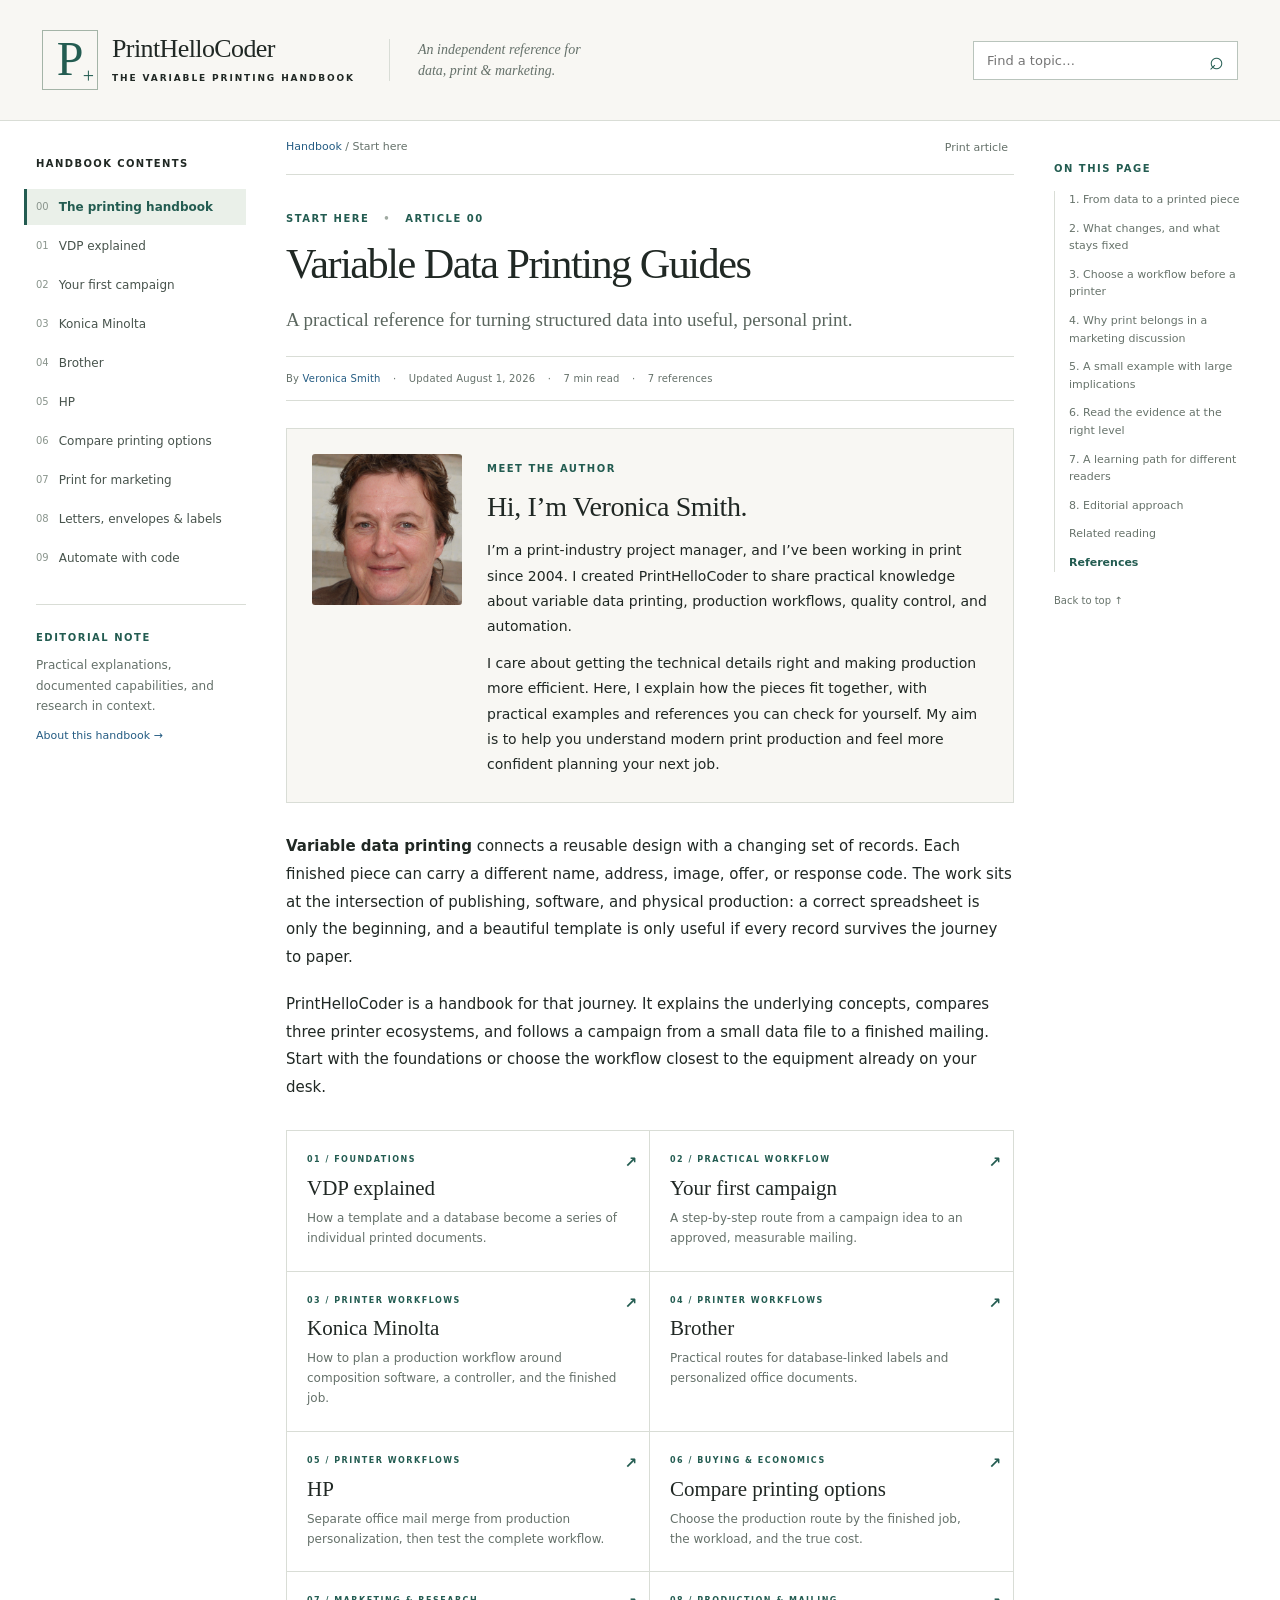
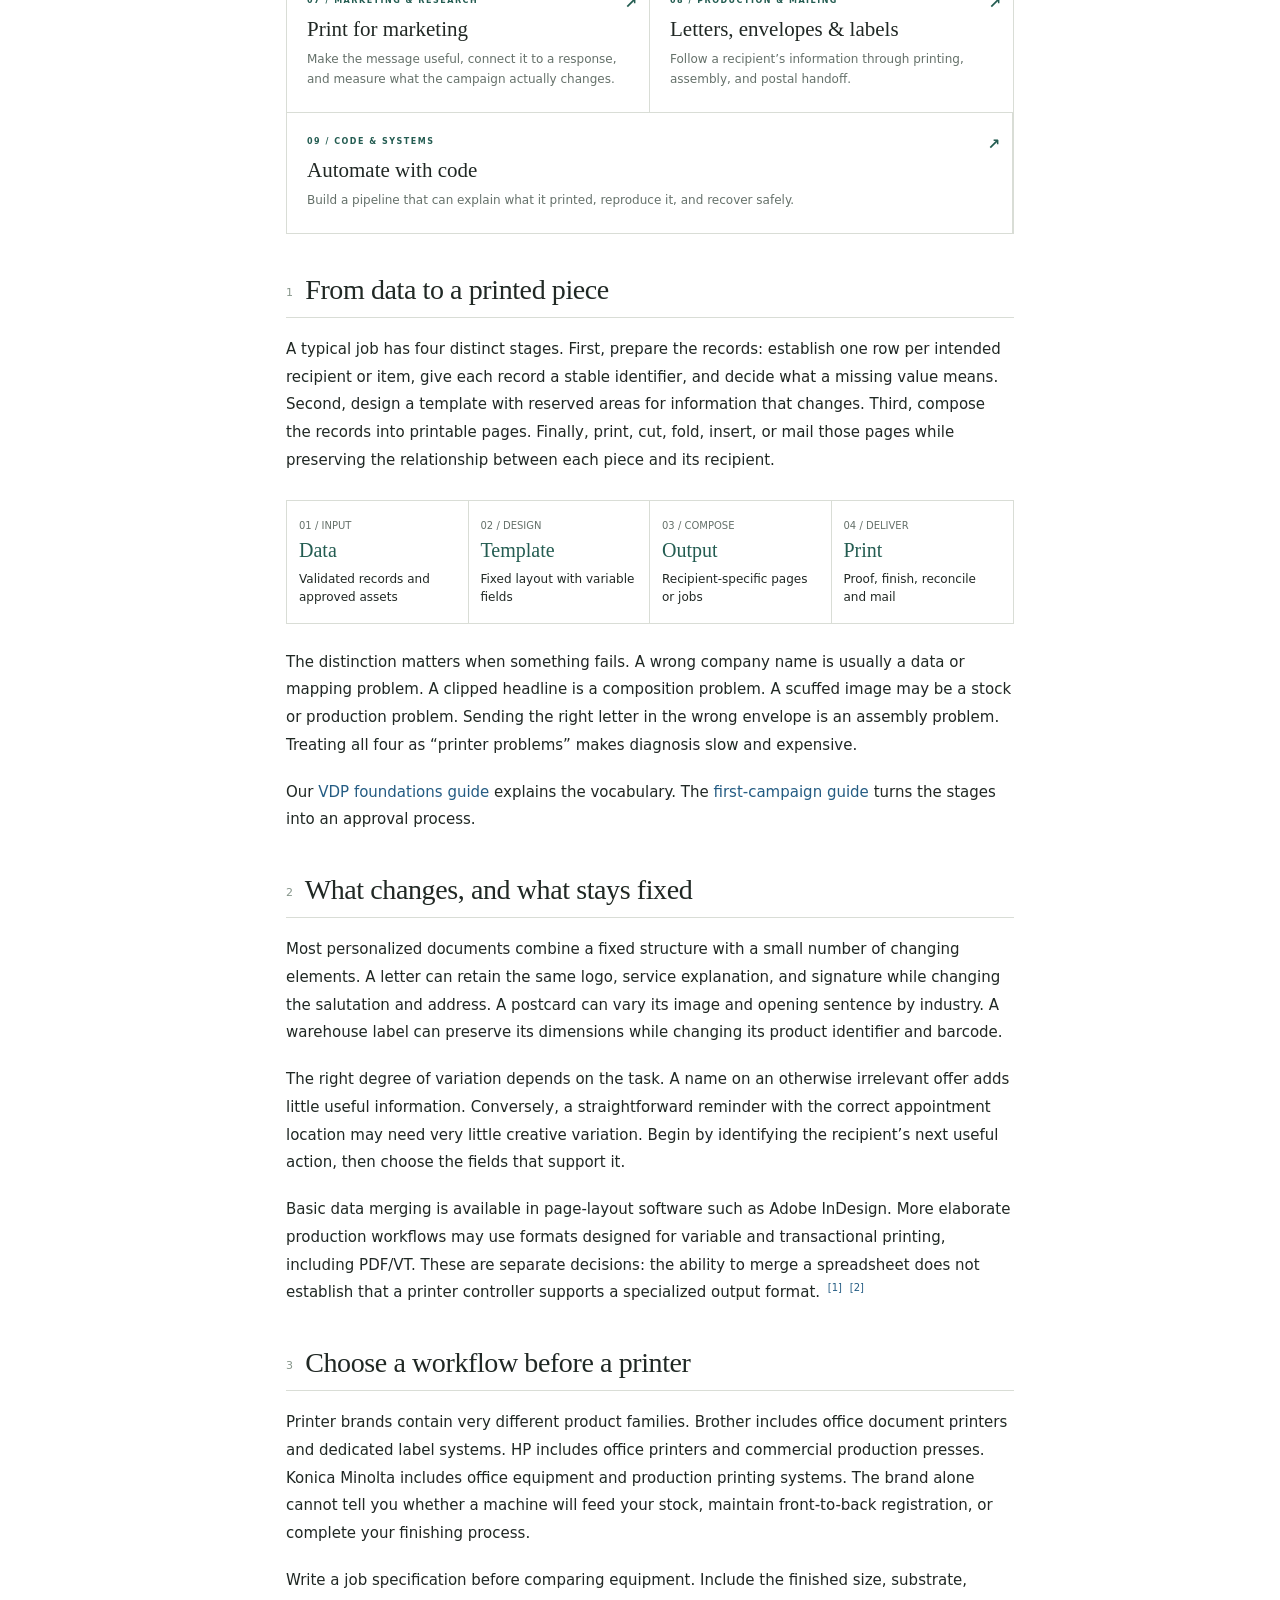
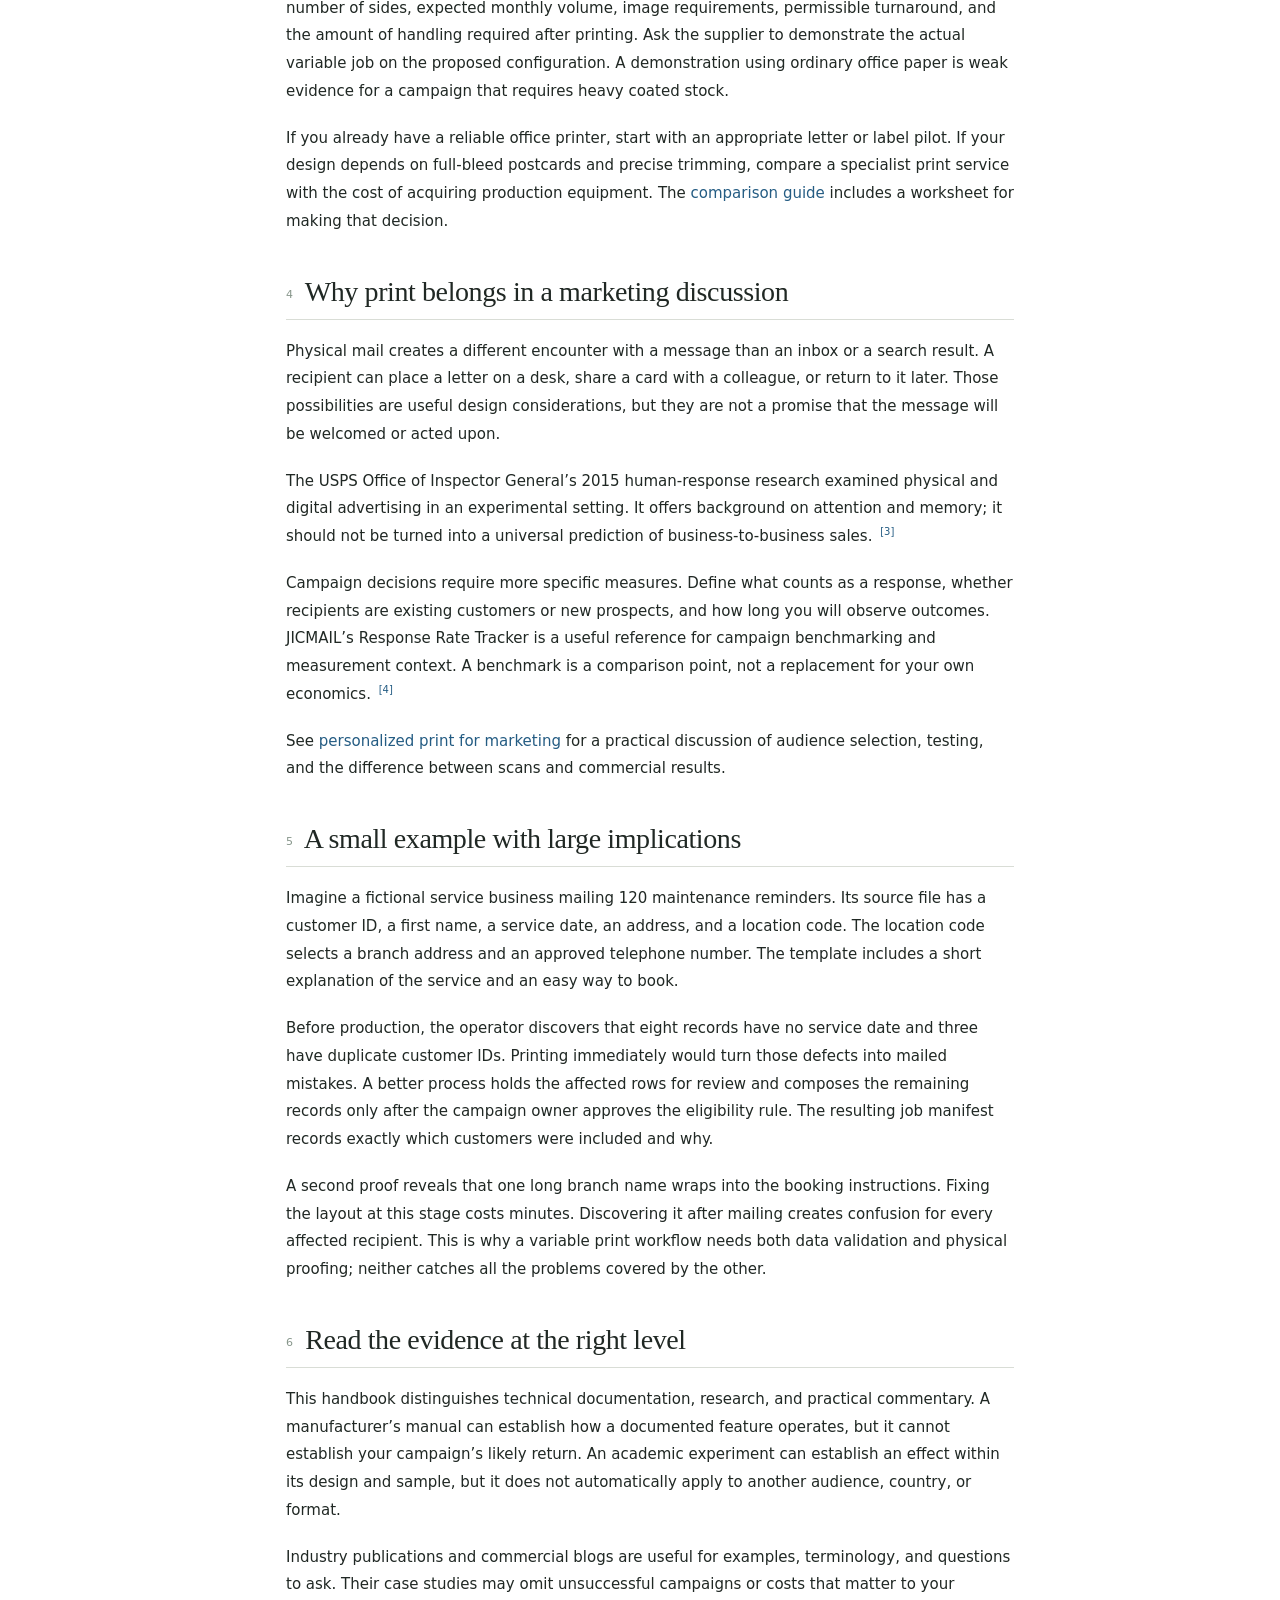
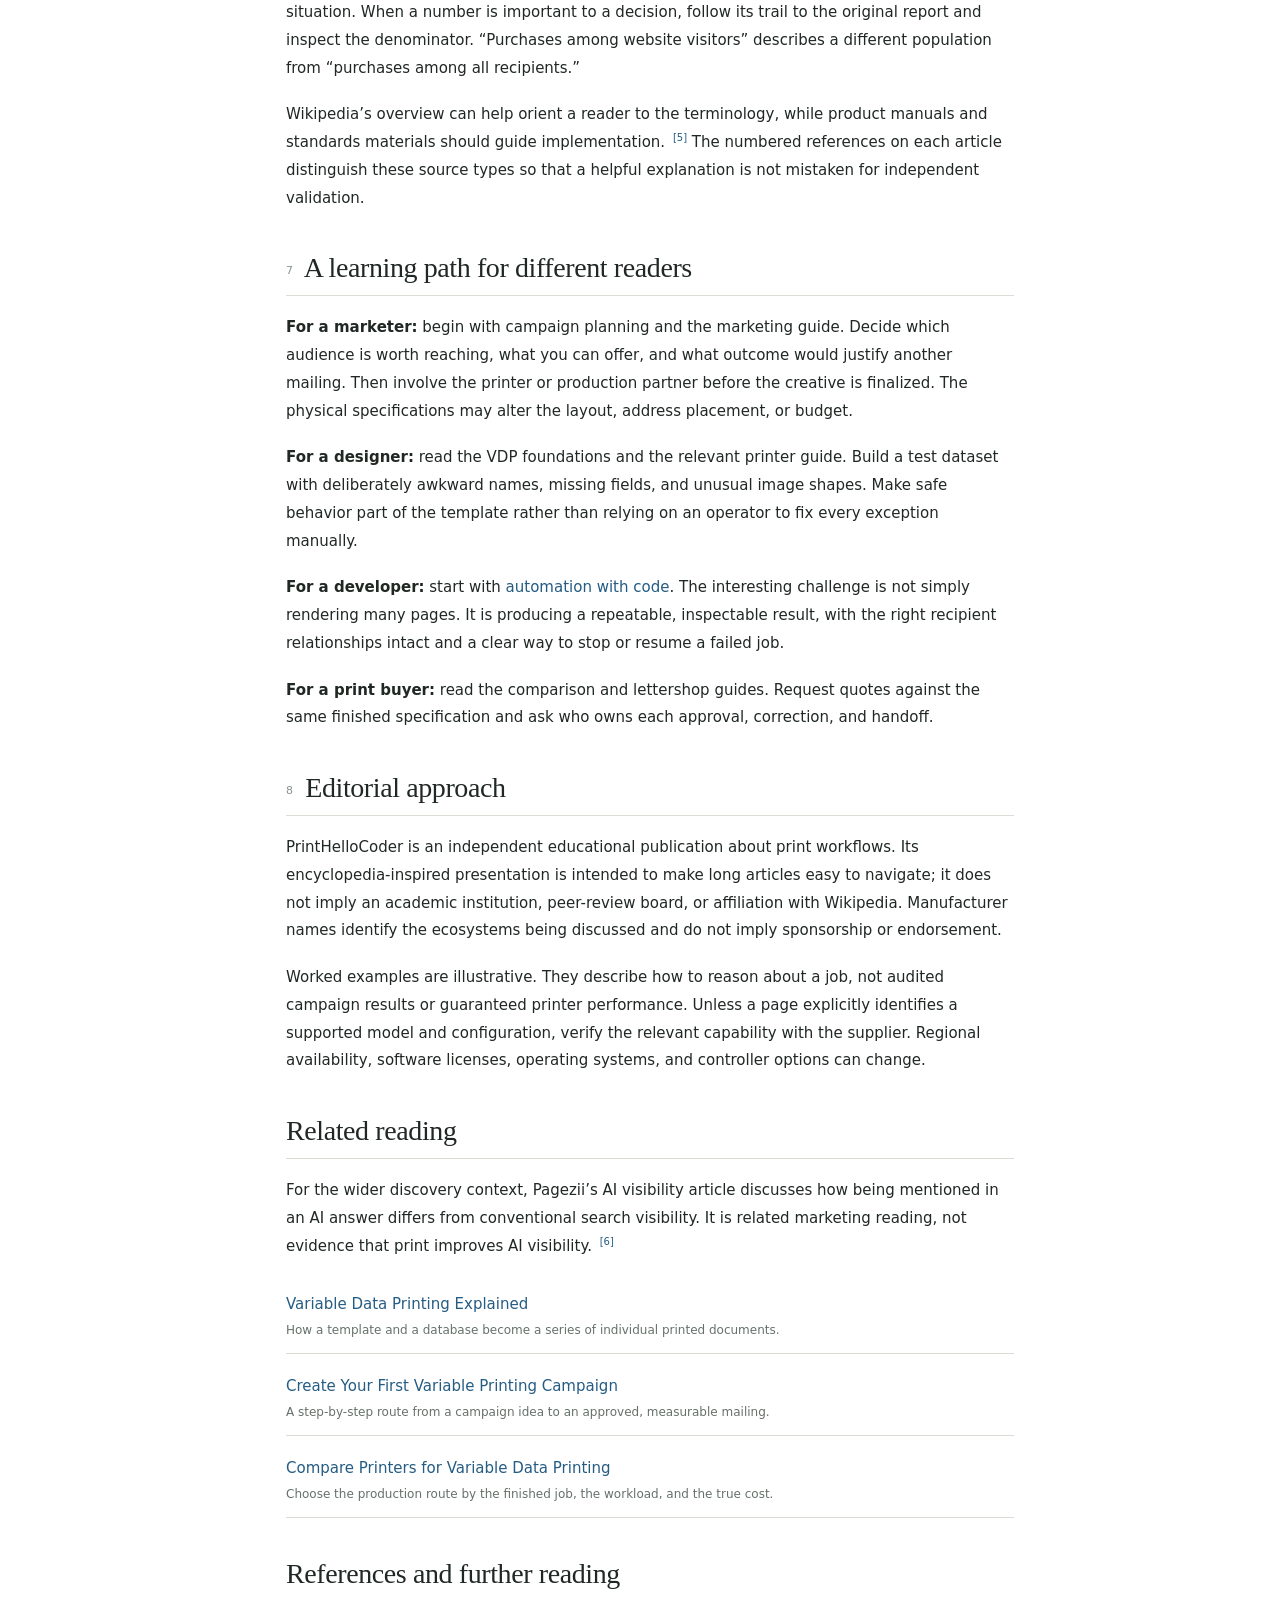
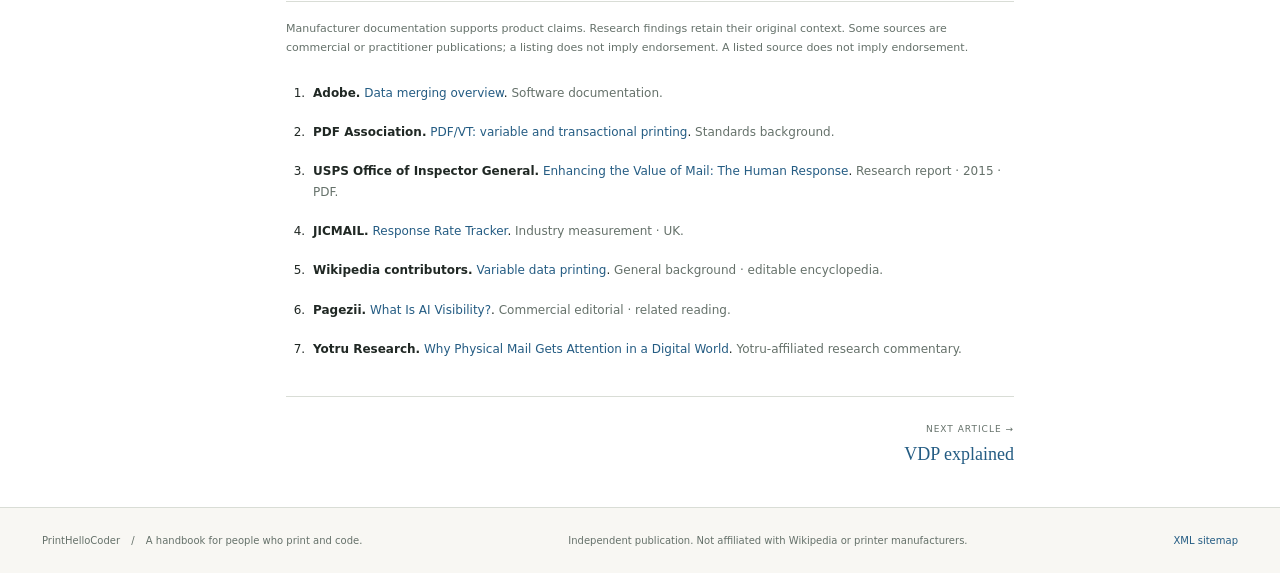
<file: index.html>
<!doctype html>
<html lang="en"><head><meta charset="utf-8"><meta name="viewport" content="width=device-width,initial-scale=1"><title>Variable Data Printing: Printers &amp; Guides | PrintHelloCoder</title><meta name="description" content="Learn variable data printing, compare Konica Minolta, Brother and HP workflows, and create personalized postcards, letters, labels and marketing campaigns."><link rel="canonical" href="https://printhellocoder.github.io/"><meta property="og:title" content="Variable Data Printing Guides"><meta property="og:description" content="Learn variable data printing, compare Konica Minolta, Brother and HP workflows, and create personalized postcards, letters, labels and marketing campaigns."><meta property="og:type" content="article"><meta property="og:url" content="https://printhellocoder.github.io/"><meta name="theme-color" content="#f8f7f3"><link rel="icon" href="./assets/favicon.svg" type="image/svg+xml"><link rel="stylesheet" href="./assets/style.css"><script src="./assets/site.js" defer></script><script type="application/ld+json">{"@context":"https://schema.org","@type":"CollectionPage","headline":"Variable Data Printing Guides","description":"Learn variable data printing, compare Konica Minolta, Brother and HP workflows, and create personalized postcards, letters, labels and marketing campaigns.","url":"https://printhellocoder.github.io/","inLanguage":"en","dateModified":"2026-08-01","author":{"@type":"Person","name":"Veronica Smith","url":"https://printhellocoder.github.io/#about-veronica","image":"https://printhellocoder.github.io/assets/veronica_smith.png"},"publisher":{"@type":"Organization","name":"PrintHelloCoder"},"isPartOf":{"@type":"WebSite","name":"PrintHelloCoder","url":"https://printhellocoder.github.io"}}</script></head>
<body><a class="skip" href="#main">Skip to article</a><header class="masthead"><a href="./" class="brand"><span class="brand-mark" aria-hidden="true">P<span>+</span></span><span><strong>PrintHelloCoder</strong><small>THE VARIABLE PRINTING HANDBOOK</small></span></a><div class="header-note">An independent reference for<br>data, print &amp; marketing.</div><form class="search" role="search"><label class="sr-only" for="search">Search the handbook</label><input id="search" type="search" placeholder="Find a topic…" autocomplete="off"><button type="submit" aria-label="Search">⌕</button><div id="search-results" class="search-results" hidden aria-live="polite"></div></form></header>
<div class="layout"><aside class="sidebar"><details open class="navigation"><summary>Handbook contents</summary><nav aria-label="Handbook"><a href="./" aria-current="page"><span>00</span>The printing handbook</a><a href="./variable-data-printing/"><span>01</span>VDP explained</a><a href="./first-campaign/"><span>02</span>Your first campaign</a><a href="./konica-minolta/"><span>03</span>Konica Minolta</a><a href="./brother/"><span>04</span>Brother</a><a href="./hp/"><span>05</span>HP</a><a href="./compare-printers/"><span>06</span>Compare printing options</a><a href="./marketing/"><span>07</span>Print for marketing</a><a href="./letters-envelopes-labels/"><span>08</span>Letters, envelopes &amp; labels</a><a href="./automation/"><span>09</span>Automate with code</a></nav></details><div class="sidebar-note"><span class="eyebrow">EDITORIAL NOTE</span><p>Practical explanations, documented capabilities, and research in context.</p><a href="./#editorial-approach">About this handbook →</a></div></aside>
<main id="main"><div class="article-tools"><span><a href="./">Handbook</a> / Start here</span><button type="button" id="print-page">Print article</button></div><article><header class="article-header"><div class="eyebrow">Start here <span>•</span> ARTICLE 00</div><h1>Variable Data Printing Guides</h1><p class="deck">A practical reference for turning structured data into useful, personal print.</p><div class="article-meta">By <a href="./#about-veronica" rel="author">Veronica Smith</a> <span>·</span> Updated <time datetime="2026-08-01">August 1, 2026</time> <span>·</span> 7 min read <span>·</span> 7 references</div></header><div class="article-body"><section class="author-intro" id="about-veronica" aria-label="About Veronica Smith"><img src="./assets/veronica_smith.png" alt="Veronica Smith" width="850" height="859"><div><span class="eyebrow">MEET THE AUTHOR</span><h2>Hi, I’m Veronica Smith.</h2><p>I’m a print-industry project manager, and I’ve been working in print since 2004. I created PrintHelloCoder to share practical knowledge about variable data printing, production workflows, quality control, and automation.</p><p>I care about getting the technical details right and making production more efficient. Here, I explain how the pieces fit together, with practical examples and references you can check for yourself. My aim is to help you understand modern print production and feel more confident planning your next job.</p></div></section><p><strong>Variable data printing</strong> connects a reusable design with a changing set of records. Each finished piece can carry a different name, address, image, offer, or response code. The work sits at the intersection of publishing, software, and physical production: a correct spreadsheet is only the beginning, and a beautiful template is only useful if every record survives the journey to paper.</p><p>PrintHelloCoder is a handbook for that journey. It explains the underlying concepts, compares three printer ecosystems, and follows a campaign from a small data file to a finished mailing. Start with the foundations or choose the workflow closest to the equipment already on your desk.</p><div class="index-grid"><a href="./variable-data-printing/"><span class="eyebrow">01 / Foundations</span><strong>VDP explained</strong><span>How a template and a database become a series of individual printed documents.</span><b aria-hidden="true">↗</b></a><a href="./first-campaign/"><span class="eyebrow">02 / Practical workflow</span><strong>Your first campaign</strong><span>A step-by-step route from a campaign idea to an approved, measurable mailing.</span><b aria-hidden="true">↗</b></a><a href="./konica-minolta/"><span class="eyebrow">03 / Printer workflows</span><strong>Konica Minolta</strong><span>How to plan a production workflow around composition software, a controller, and the finished job.</span><b aria-hidden="true">↗</b></a><a href="./brother/"><span class="eyebrow">04 / Printer workflows</span><strong>Brother</strong><span>Practical routes for database-linked labels and personalized office documents.</span><b aria-hidden="true">↗</b></a><a href="./hp/"><span class="eyebrow">05 / Printer workflows</span><strong>HP</strong><span>Separate office mail merge from production personalization, then test the complete workflow.</span><b aria-hidden="true">↗</b></a><a href="./compare-printers/"><span class="eyebrow">06 / Buying &amp; economics</span><strong>Compare printing options</strong><span>Choose the production route by the finished job, the workload, and the true cost.</span><b aria-hidden="true">↗</b></a><a href="./marketing/"><span class="eyebrow">07 / Marketing &amp; research</span><strong>Print for marketing</strong><span>Make the message useful, connect it to a response, and measure what the campaign actually changes.</span><b aria-hidden="true">↗</b></a><a href="./letters-envelopes-labels/"><span class="eyebrow">08 / Production &amp; mailing</span><strong>Letters, envelopes &amp; labels</strong><span>Follow a recipient’s information through printing, assembly, and postal handoff.</span><b aria-hidden="true">↗</b></a><a href="./automation/"><span class="eyebrow">09 / Code &amp; systems</span><strong>Automate with code</strong><span>Build a pipeline that can explain what it printed, reproduce it, and recover safely.</span><b aria-hidden="true">↗</b></a></div><details class="mobile-toc"><summary>On this page</summary><ol><li><a href="#from-data-to-a-printed-piece">1. From data to a printed piece</a></li><li><a href="#what-changes-and-what-stays-fixed">2. What changes, and what stays fixed</a></li><li><a href="#choose-a-workflow-before-a-printer">3. Choose a workflow before a printer</a></li><li><a href="#why-print-belongs-in-a-marketing-discussion">4. Why print belongs in a marketing discussion</a></li><li><a href="#a-small-example-with-large-implications">5. A small example with large implications</a></li><li><a href="#read-the-evidence-at-the-right-level">6. Read the evidence at the right level</a></li><li><a href="#a-learning-path-for-different-readers">7. A learning path for different readers</a></li><li><a href="#editorial-approach">8. Editorial approach</a></li><li><a href="#references">References</a></li></ol></details><section id="from-data-to-a-printed-piece"><h2><span class="section-number">1</span> From data to a printed piece</h2><p>A typical job has four distinct stages. First, prepare the records: establish one row per intended recipient or item, give each record a stable identifier, and decide what a missing value means. Second, design a template with reserved areas for information that changes. Third, compose the records into printable pages. Finally, print, cut, fold, insert, or mail those pages while preserving the relationship between each piece and its recipient.</p><div class="diagram" role="group" aria-label="The four stages of a variable printing workflow"><div><span>01 / INPUT</span><b>Data</b>Validated records and approved assets</div><div><span>02 / DESIGN</span><b>Template</b>Fixed layout with variable fields</div><div><span>03 / COMPOSE</span><b>Output</b>Recipient-specific pages or jobs</div><div><span>04 / DELIVER</span><b>Print</b>Proof, finish, reconcile and mail</div></div><p>The distinction matters when something fails. A wrong company name is usually a data or mapping problem. A clipped headline is a composition problem. A scuffed image may be a stock or production problem. Sending the right letter in the wrong envelope is an assembly problem. Treating all four as “printer problems” makes diagnosis slow and expensive.</p><p>Our <a href="./variable-data-printing/">VDP foundations guide</a> explains the vocabulary. The <a href="./first-campaign/">first-campaign guide</a> turns the stages into an approval process.</p></section>
<section id="what-changes-and-what-stays-fixed"><h2><span class="section-number">2</span> What changes, and what stays fixed</h2><p>Most personalized documents combine a fixed structure with a small number of changing elements. A letter can retain the same logo, service explanation, and signature while changing the salutation and address. A postcard can vary its image and opening sentence by industry. A warehouse label can preserve its dimensions while changing its product identifier and barcode.</p><p>The right degree of variation depends on the task. A name on an otherwise irrelevant offer adds little useful information. Conversely, a straightforward reminder with the correct appointment location may need very little creative variation. Begin by identifying the recipient’s next useful action, then choose the fields that support it.</p><p>Basic data merging is available in page-layout software such as Adobe InDesign. More elaborate production workflows may use formats designed for variable and transactional printing, including PDF/VT. These are separate decisions: the ability to merge a spreadsheet does not establish that a printer controller supports a specialized output format. <sup class="citation"><a href="#ref-1" aria-label="Reference 1">[1]</a></sup> <sup class="citation"><a href="#ref-2" aria-label="Reference 2">[2]</a></sup></p></section>
<section id="choose-a-workflow-before-a-printer"><h2><span class="section-number">3</span> Choose a workflow before a printer</h2><p>Printer brands contain very different product families. Brother includes office document printers and dedicated label systems. HP includes office printers and commercial production presses. Konica Minolta includes office equipment and production printing systems. The brand alone cannot tell you whether a machine will feed your stock, maintain front-to-back registration, or complete your finishing process.</p><p>Write a job specification before comparing equipment. Include the finished size, substrate, number of sides, expected monthly volume, image requirements, permissible turnaround, and the amount of handling required after printing. Ask the supplier to demonstrate the actual variable job on the proposed configuration. A demonstration using ordinary office paper is weak evidence for a campaign that requires heavy coated stock.</p><p>If you already have a reliable office printer, start with an appropriate letter or label pilot. If your design depends on full-bleed postcards and precise trimming, compare a specialist print service with the cost of acquiring production equipment. The <a href="./compare-printers/">comparison guide</a> includes a worksheet for making that decision.</p></section>
<section id="why-print-belongs-in-a-marketing-discussion"><h2><span class="section-number">4</span> Why print belongs in a marketing discussion</h2><p>Physical mail creates a different encounter with a message than an inbox or a search result. A recipient can place a letter on a desk, share a card with a colleague, or return to it later. Those possibilities are useful design considerations, but they are not a promise that the message will be welcomed or acted upon.</p><p>The USPS Office of Inspector General’s 2015 human-response research examined physical and digital advertising in an experimental setting. It offers background on attention and memory; it should not be turned into a universal prediction of business-to-business sales. <sup class="citation"><a href="#ref-3" aria-label="Reference 3">[3]</a></sup></p><p>Campaign decisions require more specific measures. Define what counts as a response, whether recipients are existing customers or new prospects, and how long you will observe outcomes. JICMAIL’s Response Rate Tracker is a useful reference for campaign benchmarking and measurement context. A benchmark is a comparison point, not a replacement for your own economics. <sup class="citation"><a href="#ref-4" aria-label="Reference 4">[4]</a></sup></p><p>See <a href="./marketing/">personalized print for marketing</a> for a practical discussion of audience selection, testing, and the difference between scans and commercial results.</p></section>
<section id="a-small-example-with-large-implications"><h2><span class="section-number">5</span> A small example with large implications</h2><p>Imagine a fictional service business mailing 120 maintenance reminders. Its source file has a customer ID, a first name, a service date, an address, and a location code. The location code selects a branch address and an approved telephone number. The template includes a short explanation of the service and an easy way to book.</p><p>Before production, the operator discovers that eight records have no service date and three have duplicate customer IDs. Printing immediately would turn those defects into mailed mistakes. A better process holds the affected rows for review and composes the remaining records only after the campaign owner approves the eligibility rule. The resulting job manifest records exactly which customers were included and why.</p><p>A second proof reveals that one long branch name wraps into the booking instructions. Fixing the layout at this stage costs minutes. Discovering it after mailing creates confusion for every affected recipient. This is why a variable print workflow needs both data validation and physical proofing; neither catches all the problems covered by the other.</p></section>
<section id="read-the-evidence-at-the-right-level"><h2><span class="section-number">6</span> Read the evidence at the right level</h2><p>This handbook distinguishes technical documentation, research, and practical commentary. A manufacturer’s manual can establish how a documented feature operates, but it cannot establish your campaign’s likely return. An academic experiment can establish an effect within its design and sample, but it does not automatically apply to another audience, country, or format.</p><p>Industry publications and commercial blogs are useful for examples, terminology, and questions to ask. Their case studies may omit unsuccessful campaigns or costs that matter to your situation. When a number is important to a decision, follow its trail to the original report and inspect the denominator. “Purchases among website visitors” describes a different population from “purchases among all recipients.”</p><p>Wikipedia’s overview can help orient a reader to the terminology, while product manuals and standards materials should guide implementation. <sup class="citation"><a href="#ref-5" aria-label="Reference 5">[5]</a></sup> The numbered references on each article distinguish these source types so that a helpful explanation is not mistaken for independent validation.</p></section>
<section id="a-learning-path-for-different-readers"><h2><span class="section-number">7</span> A learning path for different readers</h2><p><strong>For a marketer:</strong> begin with campaign planning and the marketing guide. Decide which audience is worth reaching, what you can offer, and what outcome would justify another mailing. Then involve the printer or production partner before the creative is finalized. The physical specifications may alter the layout, address placement, or budget.</p><p><strong>For a designer:</strong> read the VDP foundations and the relevant printer guide. Build a test dataset with deliberately awkward names, missing fields, and unusual image shapes. Make safe behavior part of the template rather than relying on an operator to fix every exception manually.</p><p><strong>For a developer:</strong> start with <a href="./automation/">automation with code</a>. The interesting challenge is not simply rendering many pages. It is producing a repeatable, inspectable result, with the right recipient relationships intact and a clear way to stop or resume a failed job.</p><p><strong>For a print buyer:</strong> read the comparison and lettershop guides. Request quotes against the same finished specification and ask who owns each approval, correction, and handoff.</p></section>
<section id="editorial-approach"><h2><span class="section-number">8</span> Editorial approach</h2><p>PrintHelloCoder is an independent educational publication about print workflows. Its encyclopedia-inspired presentation is intended to make long articles easy to navigate; it does not imply an academic institution, peer-review board, or affiliation with Wikipedia. Manufacturer names identify the ecosystems being discussed and do not imply sponsorship or endorsement.</p><p>Worked examples are illustrative. They describe how to reason about a job, not audited campaign results or guaranteed printer performance. Unless a page explicitly identifies a supported model and configuration, verify the relevant capability with the supplier. Regional availability, software licenses, operating systems, and controller options can change.</p></section><section id="related-reading"><h2>Related reading</h2><p> For the wider discovery context, Pagezii’s AI visibility article discusses how being mentioned in an AI answer differs from conventional search visibility. It is related marketing reading, not evidence that print improves AI visibility. <sup class="citation"><a href="#ref-6" aria-label="Reference 6">[6]</a></sup></p><ul class="related-internal"><li><a href="./variable-data-printing/">Variable Data Printing Explained</a><span>How a template and a database become a series of individual printed documents.</span></li><li><a href="./first-campaign/">Create Your First Variable Printing Campaign</a><span>A step-by-step route from a campaign idea to an approved, measurable mailing.</span></li><li><a href="./compare-printers/">Compare Printers for Variable Data Printing</a><span>Choose the production route by the finished job, the workload, and the true cost.</span></li></ul></section><section id="references" class="references"><h2>References and further reading</h2><p class="source-note">Manufacturer documentation supports product claims. Research findings retain their original context. Some sources are commercial or practitioner publications; a listing does not imply endorsement. A listed source does not imply endorsement.</p><ol><li id="ref-1"><span class="ref-publisher">Adobe.</span> <a href="https://helpx.adobe.com/indesign/desktop/automation-and-scripting/merge-data/data-merging-overview.html">Data merging overview</a>. <span class="ref-type">Software documentation.</span></li><li id="ref-2"><span class="ref-publisher">PDF Association.</span> <a href="https://pdfa.org/resource/pdfvt-flyer/">PDF/VT: variable and transactional printing</a>. <span class="ref-type">Standards background.</span></li><li id="ref-3"><span class="ref-publisher">USPS Office of Inspector General.</span> <a href="https://www.uspsoig.gov/sites/default/files/reports/2023-01/rarc-wp-15-012.pdf">Enhancing the Value of Mail: The Human Response</a>. <span class="ref-type">Research report · 2015 · PDF.</span></li><li id="ref-4"><span class="ref-publisher">JICMAIL.</span> <a href="https://www.jicmail.org.uk/flagship-research/response-rate-tracker/">Response Rate Tracker</a>. <span class="ref-type">Industry measurement · UK.</span></li><li id="ref-5"><span class="ref-publisher">Wikipedia contributors.</span> <a href="https://en.wikipedia.org/wiki/Variable_data_printing">Variable data printing</a>. <span class="ref-type">General background · editable encyclopedia.</span></li><li id="ref-6"><span class="ref-publisher">Pagezii.</span> <a href="https://pagezii.com/blog/ai-visibility-explained/">What Is AI Visibility?</a>. <span class="ref-type">Commercial editorial · related reading.</span></li><li id="ref-7"><span class="ref-publisher">Yotru Research.</span> <a href="https://yotru.org/blog/physical-mail-attention/">Why Physical Mail Gets Attention in a Digital World</a>. <span class="ref-type">Yotru-affiliated research commentary.</span></li></ol></section></div></article><nav class="page-turn" aria-label="Next and previous articles"><span></span><a href="./variable-data-printing/"><small>NEXT ARTICLE →</small>VDP explained</a></nav></main>
<aside class="toc"><div class="eyebrow">ON THIS PAGE</div><ol><li><a href="#from-data-to-a-printed-piece">1. From data to a printed piece</a></li><li><a href="#what-changes-and-what-stays-fixed">2. What changes, and what stays fixed</a></li><li><a href="#choose-a-workflow-before-a-printer">3. Choose a workflow before a printer</a></li><li><a href="#why-print-belongs-in-a-marketing-discussion">4. Why print belongs in a marketing discussion</a></li><li><a href="#a-small-example-with-large-implications">5. A small example with large implications</a></li><li><a href="#read-the-evidence-at-the-right-level">6. Read the evidence at the right level</a></li><li><a href="#a-learning-path-for-different-readers">7. A learning path for different readers</a></li><li><a href="#editorial-approach">8. Editorial approach</a></li><li><a href="#related-reading">Related reading</a></li><li><a href="#references">References</a></li></ol><a class="back-top" href="#main">Back to top ↑</a></aside></div><footer><span>PrintHelloCoder <span class="footer-dot">/</span> A handbook for people who print and code.</span><span>Independent publication. Not affiliated with Wikipedia or printer manufacturers.</span><a href="./sitemap.xml">XML sitemap</a></footer></body></html>
</file>
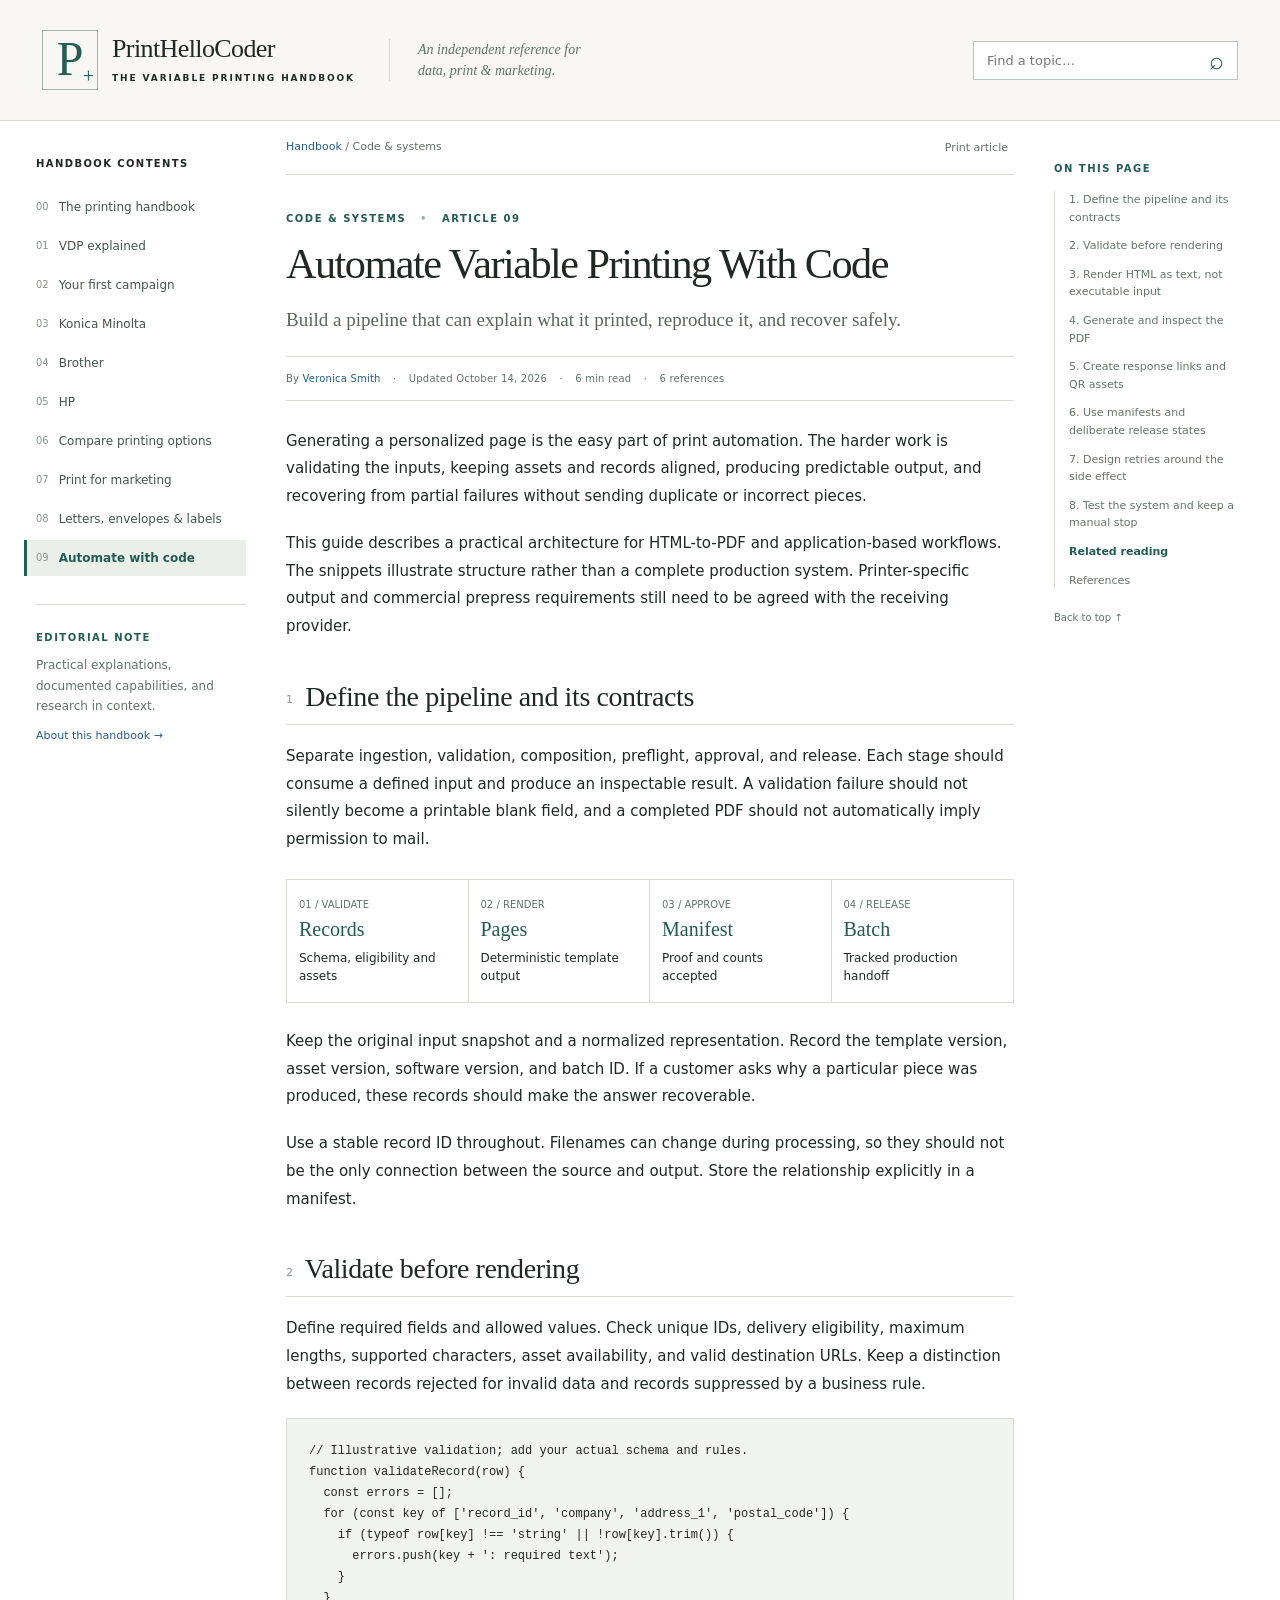
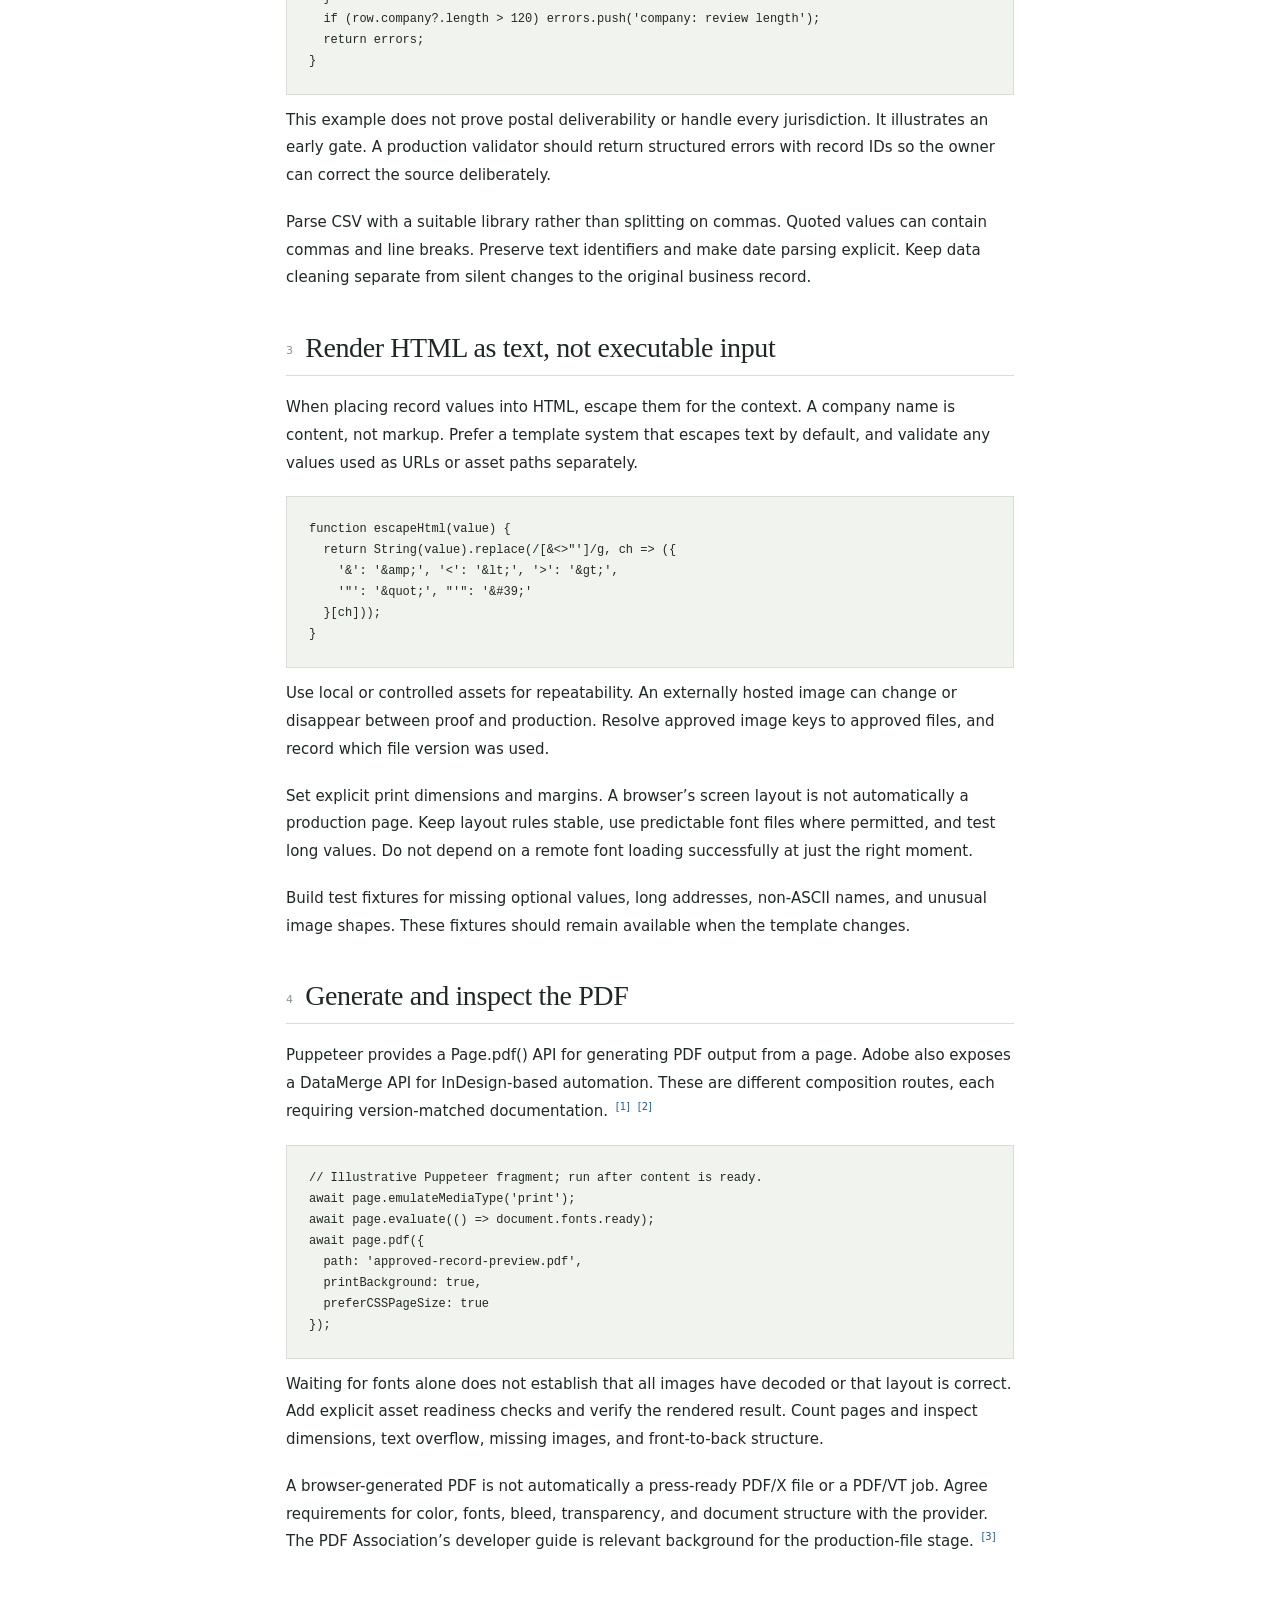
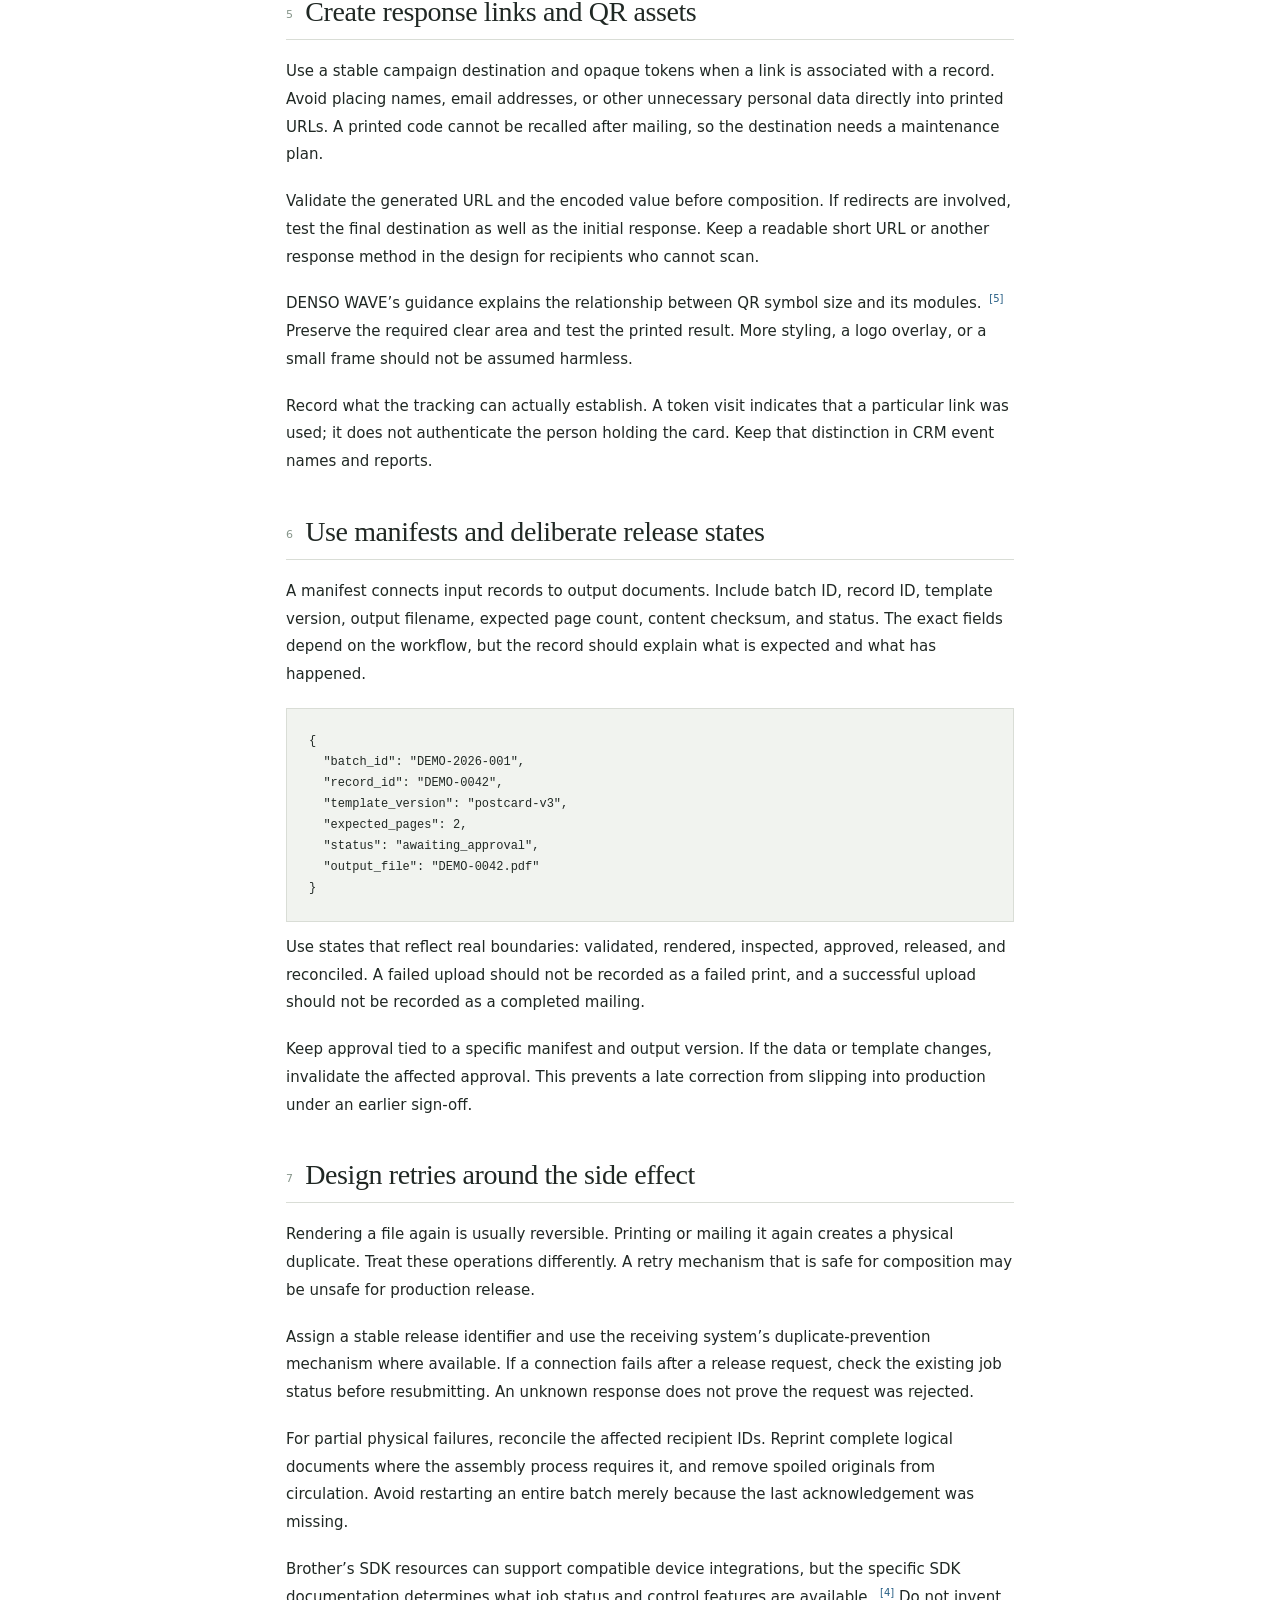
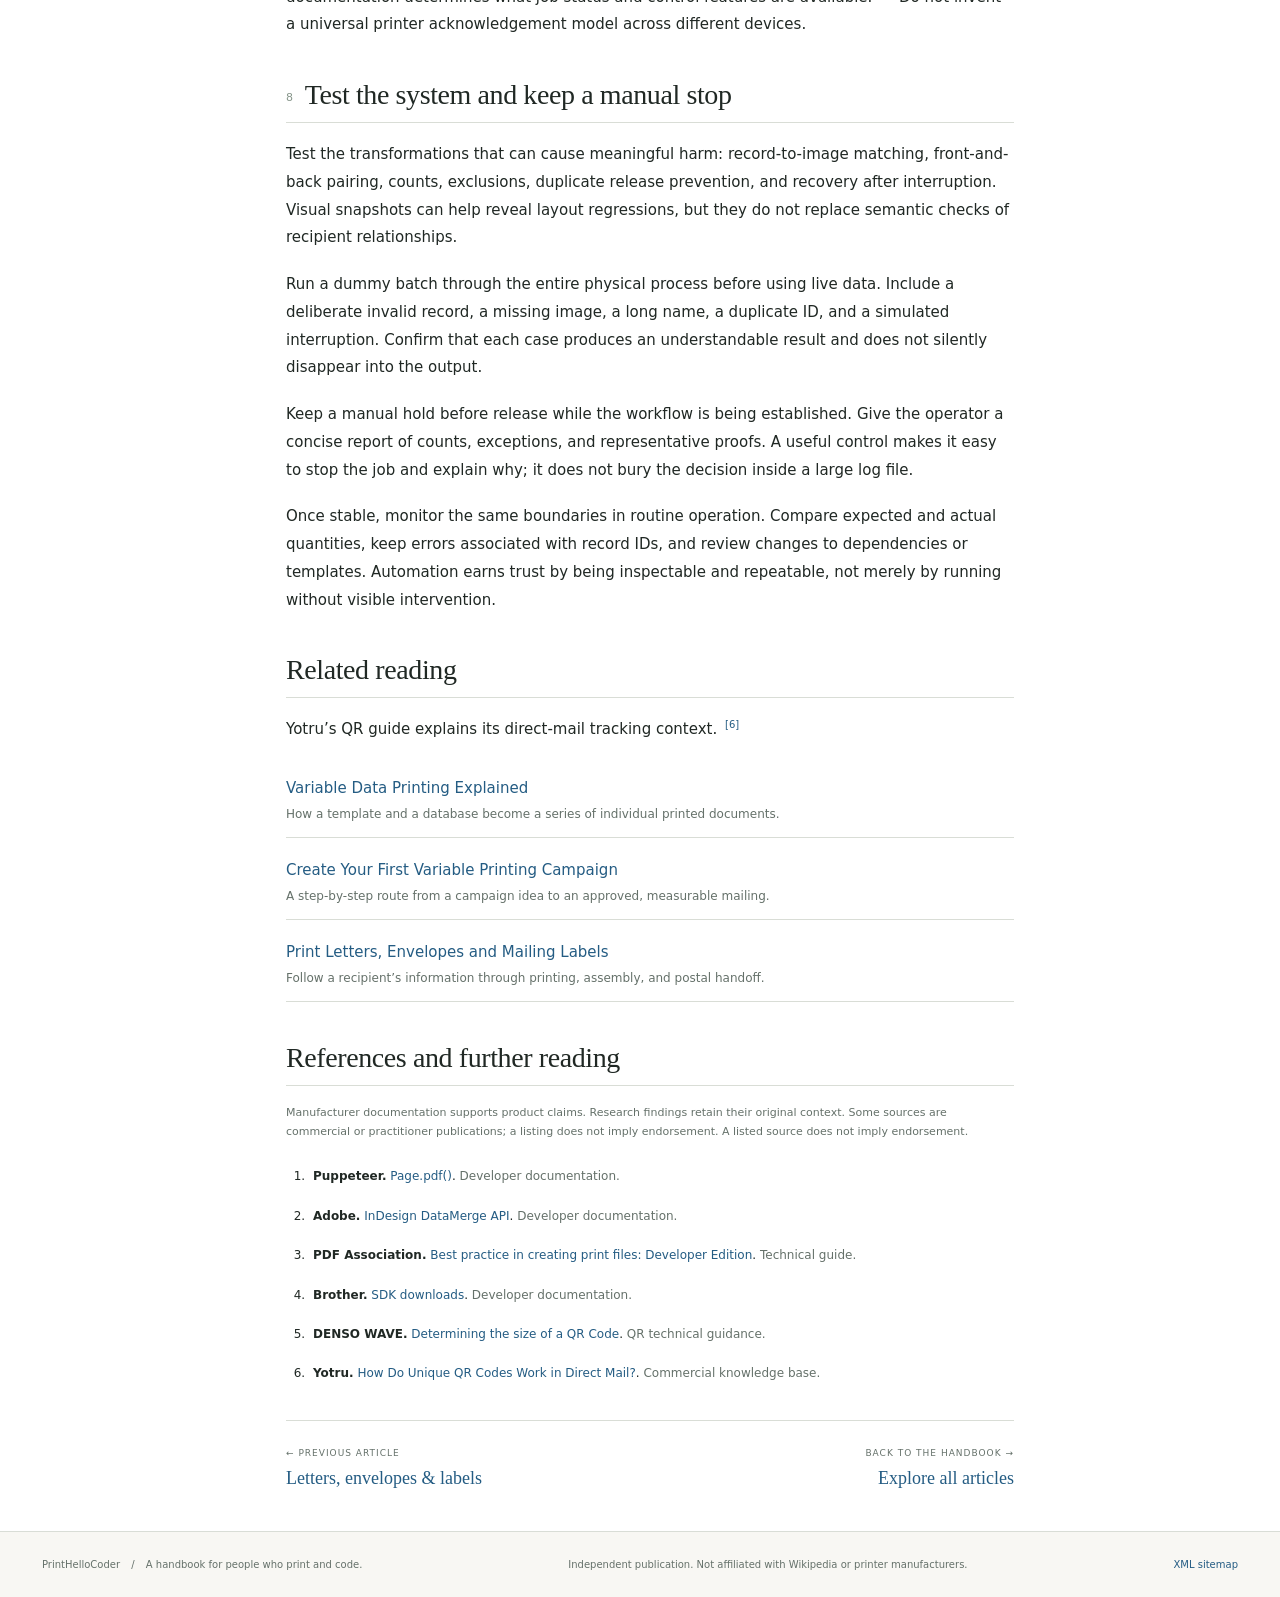
<file: automation/index.html>
<!doctype html>
<html lang="en"><head><meta charset="utf-8"><meta name="viewport" content="width=device-width,initial-scale=1"><title>Automate Variable Printing: HTML, PDF &amp; Data Validation | PrintHelloCoder</title><meta name="description" content="Design a reliable variable printing pipeline with validated records, HTML templates, PDF generation, QR links, manifests, approval gates and controlled retries."><link rel="canonical" href="https://printhellocoder.github.io/automation/"><meta property="og:title" content="Automate Variable Printing With Code"><meta property="og:description" content="Design a reliable variable printing pipeline with validated records, HTML templates, PDF generation, QR links, manifests, approval gates and controlled retries."><meta property="og:type" content="article"><meta property="og:url" content="https://printhellocoder.github.io/automation/"><meta name="theme-color" content="#f8f7f3"><link rel="icon" href="../assets/favicon.svg" type="image/svg+xml"><link rel="stylesheet" href="../assets/style.css"><script src="../assets/site.js" defer></script><script type="application/ld+json">{"@context":"https://schema.org","@type":"TechArticle","headline":"Automate Variable Printing With Code","description":"Design a reliable variable printing pipeline with validated records, HTML templates, PDF generation, QR links, manifests, approval gates and controlled retries.","url":"https://printhellocoder.github.io/automation/","inLanguage":"en","dateModified":"2026-10-14","author":{"@type":"Person","name":"Veronica Smith","url":"https://printhellocoder.github.io/#about-veronica","image":"https://printhellocoder.github.io/assets/veronica_smith.png"},"publisher":{"@type":"Organization","name":"PrintHelloCoder"},"isPartOf":{"@type":"WebSite","name":"PrintHelloCoder","url":"https://printhellocoder.github.io"}}</script></head>
<body><a class="skip" href="#main">Skip to article</a><header class="masthead"><a href="../" class="brand"><span class="brand-mark" aria-hidden="true">P<span>+</span></span><span><strong>PrintHelloCoder</strong><small>THE VARIABLE PRINTING HANDBOOK</small></span></a><div class="header-note">An independent reference for<br>data, print &amp; marketing.</div><form class="search" role="search"><label class="sr-only" for="search">Search the handbook</label><input id="search" type="search" placeholder="Find a topic…" autocomplete="off"><button type="submit" aria-label="Search">⌕</button><div id="search-results" class="search-results" hidden aria-live="polite"></div></form></header>
<div class="layout"><aside class="sidebar"><details open class="navigation"><summary>Handbook contents</summary><nav aria-label="Handbook"><a href="../"><span>00</span>The printing handbook</a><a href="../variable-data-printing/"><span>01</span>VDP explained</a><a href="../first-campaign/"><span>02</span>Your first campaign</a><a href="../konica-minolta/"><span>03</span>Konica Minolta</a><a href="../brother/"><span>04</span>Brother</a><a href="../hp/"><span>05</span>HP</a><a href="../compare-printers/"><span>06</span>Compare printing options</a><a href="../marketing/"><span>07</span>Print for marketing</a><a href="../letters-envelopes-labels/"><span>08</span>Letters, envelopes &amp; labels</a><a href="../automation/" aria-current="page"><span>09</span>Automate with code</a></nav></details><div class="sidebar-note"><span class="eyebrow">EDITORIAL NOTE</span><p>Practical explanations, documented capabilities, and research in context.</p><a href="../#editorial-approach">About this handbook →</a></div></aside>
<main id="main"><div class="article-tools"><span><a href="../">Handbook</a> / Code &amp; systems</span><button type="button" id="print-page">Print article</button></div><article><header class="article-header"><div class="eyebrow">Code &amp; systems <span>•</span> ARTICLE 09</div><h1>Automate Variable Printing With Code</h1><p class="deck">Build a pipeline that can explain what it printed, reproduce it, and recover safely.</p><div class="article-meta">By <a href="../#about-veronica" rel="author">Veronica Smith</a> <span>·</span> Updated <time datetime="2026-10-14">October 14, 2026</time> <span>·</span> 6 min read <span>·</span> 6 references</div></header><div class="article-body"><p>Generating a personalized page is the easy part of print automation. The harder work is validating the inputs, keeping assets and records aligned, producing predictable output, and recovering from partial failures without sending duplicate or incorrect pieces.</p><p>This guide describes a practical architecture for HTML-to-PDF and application-based workflows. The snippets illustrate structure rather than a complete production system. Printer-specific output and commercial prepress requirements still need to be agreed with the receiving provider.</p><details class="mobile-toc"><summary>On this page</summary><ol><li><a href="#define-the-pipeline-and-its-contracts">1. Define the pipeline and its contracts</a></li><li><a href="#validate-before-rendering">2. Validate before rendering</a></li><li><a href="#render-html-as-text-not-executable-input">3. Render HTML as text, not executable input</a></li><li><a href="#generate-and-inspect-the-pdf">4. Generate and inspect the PDF</a></li><li><a href="#create-response-links-and-qr-assets">5. Create response links and QR assets</a></li><li><a href="#use-manifests-and-deliberate-release-states">6. Use manifests and deliberate release states</a></li><li><a href="#design-retries-around-the-side-effect">7. Design retries around the side effect</a></li><li><a href="#test-the-system-and-keep-a-manual-stop">8. Test the system and keep a manual stop</a></li><li><a href="#references">References</a></li></ol></details><section id="define-the-pipeline-and-its-contracts"><h2><span class="section-number">1</span> Define the pipeline and its contracts</h2><p>Separate ingestion, validation, composition, preflight, approval, and release. Each stage should consume a defined input and produce an inspectable result. A validation failure should not silently become a printable blank field, and a completed PDF should not automatically imply permission to mail.</p><div class="diagram" role="group" aria-label="Automation checkpoints"><div><span>01 / VALIDATE</span><b>Records</b>Schema, eligibility and assets</div><div><span>02 / RENDER</span><b>Pages</b>Deterministic template output</div><div><span>03 / APPROVE</span><b>Manifest</b>Proof and counts accepted</div><div><span>04 / RELEASE</span><b>Batch</b>Tracked production handoff</div></div><p>Keep the original input snapshot and a normalized representation. Record the template version, asset version, software version, and batch ID. If a customer asks why a particular piece was produced, these records should make the answer recoverable.</p><p>Use a stable record ID throughout. Filenames can change during processing, so they should not be the only connection between the source and output. Store the relationship explicitly in a manifest.</p></section>
<section id="validate-before-rendering"><h2><span class="section-number">2</span> Validate before rendering</h2><p>Define required fields and allowed values. Check unique IDs, delivery eligibility, maximum lengths, supported characters, asset availability, and valid destination URLs. Keep a distinction between records rejected for invalid data and records suppressed by a business rule.</p><pre>// Illustrative validation; add your actual schema and rules.
function validateRecord(row) {
  const errors = [];
  for (const key of ['record_id', 'company', 'address_1', 'postal_code']) {
    if (typeof row[key] !== 'string' || !row[key].trim()) {
      errors.push(key + ': required text');
    }
  }
  if (row.company?.length > 120) errors.push('company: review length');
  return errors;
}</pre><p>This example does not prove postal deliverability or handle every jurisdiction. It illustrates an early gate. A production validator should return structured errors with record IDs so the owner can correct the source deliberately.</p><p>Parse CSV with a suitable library rather than splitting on commas. Quoted values can contain commas and line breaks. Preserve text identifiers and make date parsing explicit. Keep data cleaning separate from silent changes to the original business record.</p></section>
<section id="render-html-as-text-not-executable-input"><h2><span class="section-number">3</span> Render HTML as text, not executable input</h2><p>When placing record values into HTML, escape them for the context. A company name is content, not markup. Prefer a template system that escapes text by default, and validate any values used as URLs or asset paths separately.</p><pre>function escapeHtml(value) {
  return String(value).replace(/[&amp;&lt;&gt;&quot;']/g, ch =&gt; ({
    '&amp;': '&amp;amp;', '&lt;': '&amp;lt;', '&gt;': '&amp;gt;',
    '&quot;': '&amp;quot;', &quot;'&quot;: '&amp;#39;'
  }[ch]));
}</pre><p>Use local or controlled assets for repeatability. An externally hosted image can change or disappear between proof and production. Resolve approved image keys to approved files, and record which file version was used.</p><p>Set explicit print dimensions and margins. A browser’s screen layout is not automatically a production page. Keep layout rules stable, use predictable font files where permitted, and test long values. Do not depend on a remote font loading successfully at just the right moment.</p><p>Build test fixtures for missing optional values, long addresses, non-ASCII names, and unusual image shapes. These fixtures should remain available when the template changes.</p></section>
<section id="generate-and-inspect-the-pdf"><h2><span class="section-number">4</span> Generate and inspect the PDF</h2><p>Puppeteer provides a Page.pdf() API for generating PDF output from a page. Adobe also exposes a DataMerge API for InDesign-based automation. These are different composition routes, each requiring version-matched documentation. <sup class="citation"><a href="#ref-1" aria-label="Reference 1">[1]</a></sup> <sup class="citation"><a href="#ref-2" aria-label="Reference 2">[2]</a></sup></p><pre>// Illustrative Puppeteer fragment; run after content is ready.
await page.emulateMediaType('print');
await page.evaluate(() =&gt; document.fonts.ready);
await page.pdf({
  path: 'approved-record-preview.pdf',
  printBackground: true,
  preferCSSPageSize: true
});</pre><p>Waiting for fonts alone does not establish that all images have decoded or that layout is correct. Add explicit asset readiness checks and verify the rendered result. Count pages and inspect dimensions, text overflow, missing images, and front-to-back structure.</p><p>A browser-generated PDF is not automatically a press-ready PDF/X file or a PDF/VT job. Agree requirements for color, fonts, bleed, transparency, and document structure with the provider. The PDF Association’s developer guide is relevant background for the production-file stage. <sup class="citation"><a href="#ref-3" aria-label="Reference 3">[3]</a></sup></p></section>
<section id="create-response-links-and-qr-assets"><h2><span class="section-number">5</span> Create response links and QR assets</h2><p>Use a stable campaign destination and opaque tokens when a link is associated with a record. Avoid placing names, email addresses, or other unnecessary personal data directly into printed URLs. A printed code cannot be recalled after mailing, so the destination needs a maintenance plan.</p><p>Validate the generated URL and the encoded value before composition. If redirects are involved, test the final destination as well as the initial response. Keep a readable short URL or another response method in the design for recipients who cannot scan.</p><p>DENSO WAVE’s guidance explains the relationship between QR symbol size and its modules. <sup class="citation"><a href="#ref-5" aria-label="Reference 5">[5]</a></sup> Preserve the required clear area and test the printed result. More styling, a logo overlay, or a small frame should not be assumed harmless.</p><p>Record what the tracking can actually establish. A token visit indicates that a particular link was used; it does not authenticate the person holding the card. Keep that distinction in CRM event names and reports.</p></section>
<section id="use-manifests-and-deliberate-release-states"><h2><span class="section-number">6</span> Use manifests and deliberate release states</h2><p>A manifest connects input records to output documents. Include batch ID, record ID, template version, output filename, expected page count, content checksum, and status. The exact fields depend on the workflow, but the record should explain what is expected and what has happened.</p><pre>{
  "batch_id": "DEMO-2026-001",
  "record_id": "DEMO-0042",
  "template_version": "postcard-v3",
  "expected_pages": 2,
  "status": "awaiting_approval",
  "output_file": "DEMO-0042.pdf"
}</pre><p>Use states that reflect real boundaries: validated, rendered, inspected, approved, released, and reconciled. A failed upload should not be recorded as a failed print, and a successful upload should not be recorded as a completed mailing.</p><p>Keep approval tied to a specific manifest and output version. If the data or template changes, invalidate the affected approval. This prevents a late correction from slipping into production under an earlier sign-off.</p></section>
<section id="design-retries-around-the-side-effect"><h2><span class="section-number">7</span> Design retries around the side effect</h2><p>Rendering a file again is usually reversible. Printing or mailing it again creates a physical duplicate. Treat these operations differently. A retry mechanism that is safe for composition may be unsafe for production release.</p><p>Assign a stable release identifier and use the receiving system’s duplicate-prevention mechanism where available. If a connection fails after a release request, check the existing job status before resubmitting. An unknown response does not prove the request was rejected.</p><p>For partial physical failures, reconcile the affected recipient IDs. Reprint complete logical documents where the assembly process requires it, and remove spoiled originals from circulation. Avoid restarting an entire batch merely because the last acknowledgement was missing.</p><p>Brother’s SDK resources can support compatible device integrations, but the specific SDK documentation determines what job status and control features are available. <sup class="citation"><a href="#ref-4" aria-label="Reference 4">[4]</a></sup> Do not invent a universal printer acknowledgement model across different devices.</p></section>
<section id="test-the-system-and-keep-a-manual-stop"><h2><span class="section-number">8</span> Test the system and keep a manual stop</h2><p>Test the transformations that can cause meaningful harm: record-to-image matching, front-and-back pairing, counts, exclusions, duplicate release prevention, and recovery after interruption. Visual snapshots can help reveal layout regressions, but they do not replace semantic checks of recipient relationships.</p><p>Run a dummy batch through the entire physical process before using live data. Include a deliberate invalid record, a missing image, a long name, a duplicate ID, and a simulated interruption. Confirm that each case produces an understandable result and does not silently disappear into the output.</p><p>Keep a manual hold before release while the workflow is being established. Give the operator a concise report of counts, exceptions, and representative proofs. A useful control makes it easy to stop the job and explain why; it does not bury the decision inside a large log file.</p><p>Once stable, monitor the same boundaries in routine operation. Compare expected and actual quantities, keep errors associated with record IDs, and review changes to dependencies or templates. Automation earns trust by being inspectable and repeatable, not merely by running without visible intervention.</p></section><section id="related-reading"><h2>Related reading</h2><p>Yotru’s QR guide explains its direct-mail tracking context. <sup class="citation"><a href="#ref-6" aria-label="Reference 6">[6]</a></sup></p><ul class="related-internal"><li><a href="../variable-data-printing/">Variable Data Printing Explained</a><span>How a template and a database become a series of individual printed documents.</span></li><li><a href="../first-campaign/">Create Your First Variable Printing Campaign</a><span>A step-by-step route from a campaign idea to an approved, measurable mailing.</span></li><li><a href="../letters-envelopes-labels/">Print Letters, Envelopes and Mailing Labels</a><span>Follow a recipient’s information through printing, assembly, and postal handoff.</span></li></ul></section><section id="references" class="references"><h2>References and further reading</h2><p class="source-note">Manufacturer documentation supports product claims. Research findings retain their original context. Some sources are commercial or practitioner publications; a listing does not imply endorsement. A listed source does not imply endorsement.</p><ol><li id="ref-1"><span class="ref-publisher">Puppeteer.</span> <a href="https://pptr.dev/api/puppeteer.page.pdf">Page.pdf()</a>. <span class="ref-type">Developer documentation.</span></li><li id="ref-2"><span class="ref-publisher">Adobe.</span> <a href="https://developer.adobe.com/indesign/uxp/dom/api/d/data-merge/">InDesign DataMerge API</a>. <span class="ref-type">Developer documentation.</span></li><li id="ref-3"><span class="ref-publisher">PDF Association.</span> <a href="https://pdfa.org/resource/best-practice-in-creating-print-files-for-variable-data-printing-developer-edition/">Best practice in creating print files: Developer Edition</a>. <span class="ref-type">Technical guide.</span></li><li id="ref-4"><span class="ref-publisher">Brother.</span> <a href="https://developerprogram.brother-usa.com/sdk-download">SDK downloads</a>. <span class="ref-type">Developer documentation.</span></li><li id="ref-5"><span class="ref-publisher">DENSO WAVE.</span> <a href="https://www.qrcode.com/en/howto/code.html">Determining the size of a QR Code</a>. <span class="ref-type">QR technical guidance.</span></li><li id="ref-6"><span class="ref-publisher">Yotru.</span> <a href="https://yotru.com/knowledge-base/how-do-unique-qr-codes-work-in-direct-mail">How Do Unique QR Codes Work in Direct Mail?</a>. <span class="ref-type">Commercial knowledge base.</span></li></ol></section></div></article><nav class="page-turn" aria-label="Next and previous articles"><a href="../letters-envelopes-labels/"><small>← PREVIOUS ARTICLE</small>Letters, envelopes &amp; labels</a><a href="../"><small>BACK TO THE HANDBOOK →</small>Explore all articles</a></nav></main>
<aside class="toc"><div class="eyebrow">ON THIS PAGE</div><ol><li><a href="#define-the-pipeline-and-its-contracts">1. Define the pipeline and its contracts</a></li><li><a href="#validate-before-rendering">2. Validate before rendering</a></li><li><a href="#render-html-as-text-not-executable-input">3. Render HTML as text, not executable input</a></li><li><a href="#generate-and-inspect-the-pdf">4. Generate and inspect the PDF</a></li><li><a href="#create-response-links-and-qr-assets">5. Create response links and QR assets</a></li><li><a href="#use-manifests-and-deliberate-release-states">6. Use manifests and deliberate release states</a></li><li><a href="#design-retries-around-the-side-effect">7. Design retries around the side effect</a></li><li><a href="#test-the-system-and-keep-a-manual-stop">8. Test the system and keep a manual stop</a></li><li><a href="#related-reading">Related reading</a></li><li><a href="#references">References</a></li></ol><a class="back-top" href="#main">Back to top ↑</a></aside></div><footer><span>PrintHelloCoder <span class="footer-dot">/</span> A handbook for people who print and code.</span><span>Independent publication. Not affiliated with Wikipedia or printer manufacturers.</span><a href="../sitemap.xml">XML sitemap</a></footer></body></html>
</file>
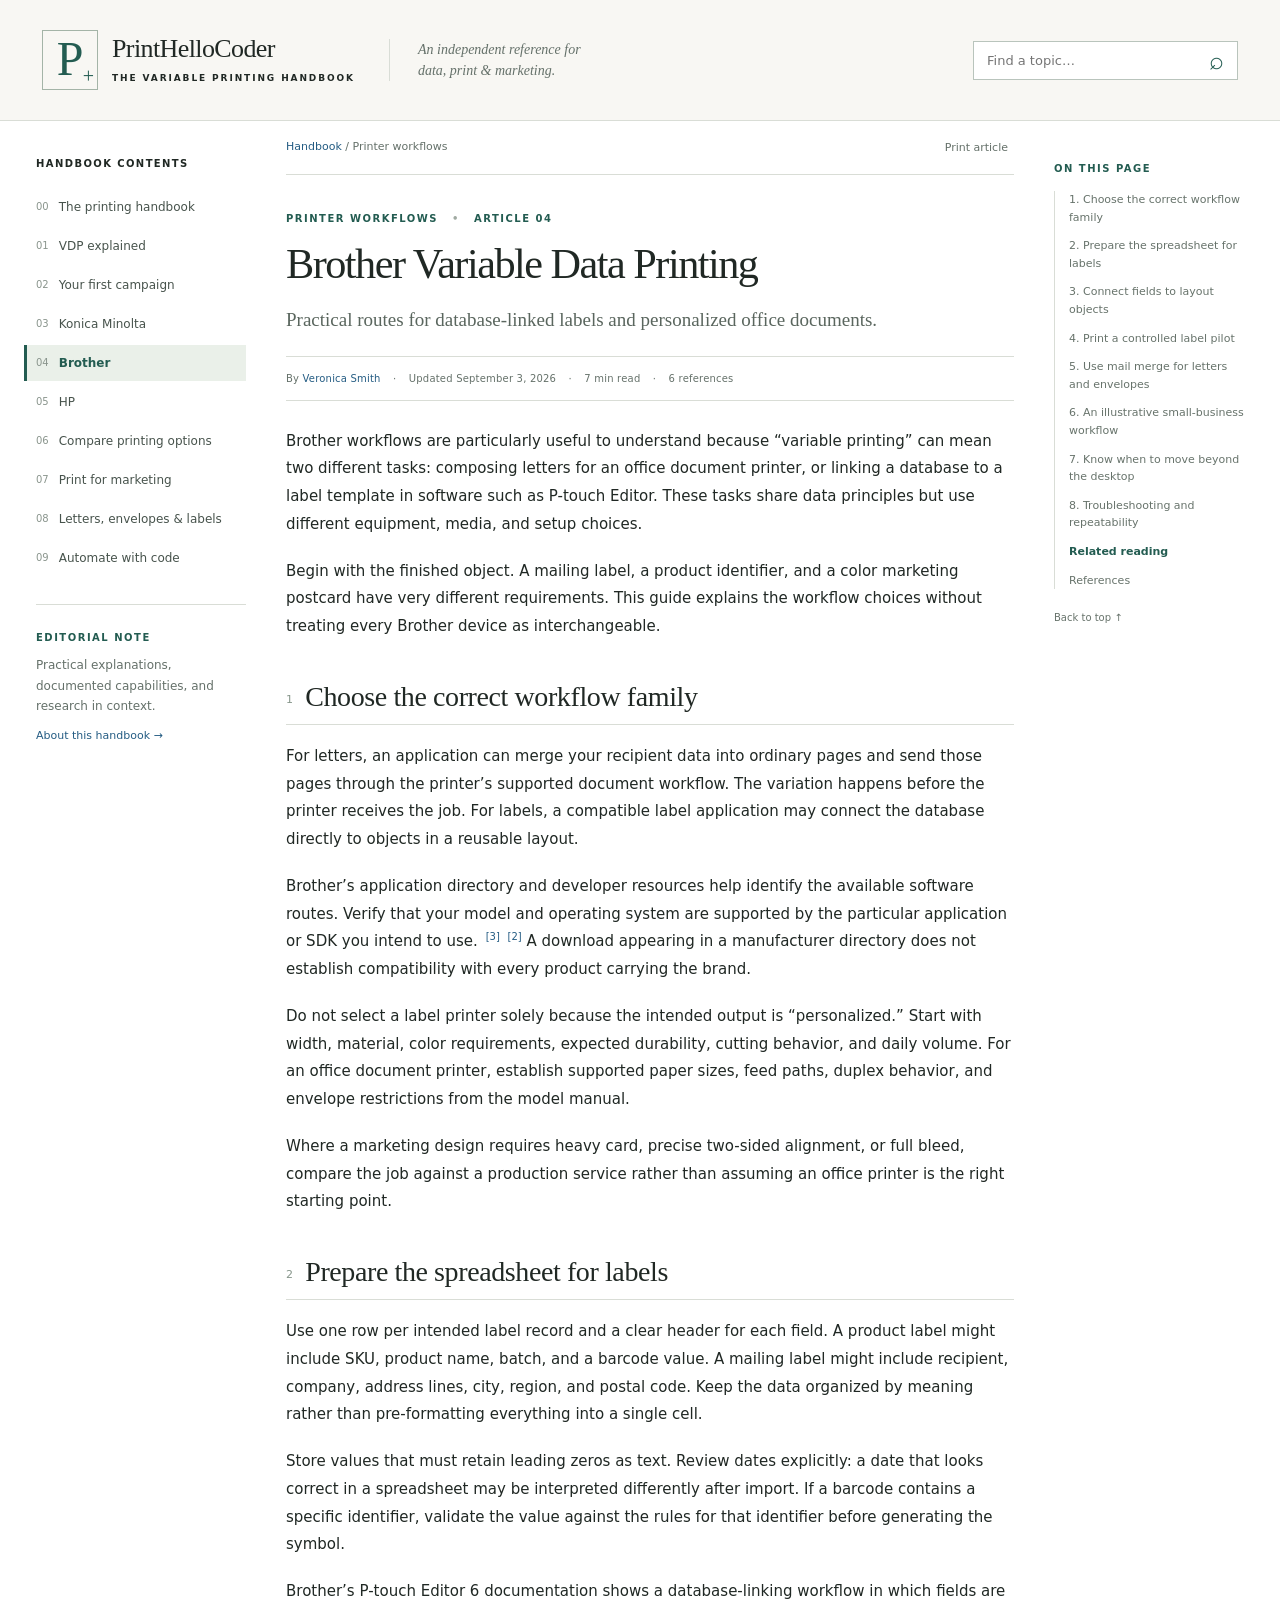
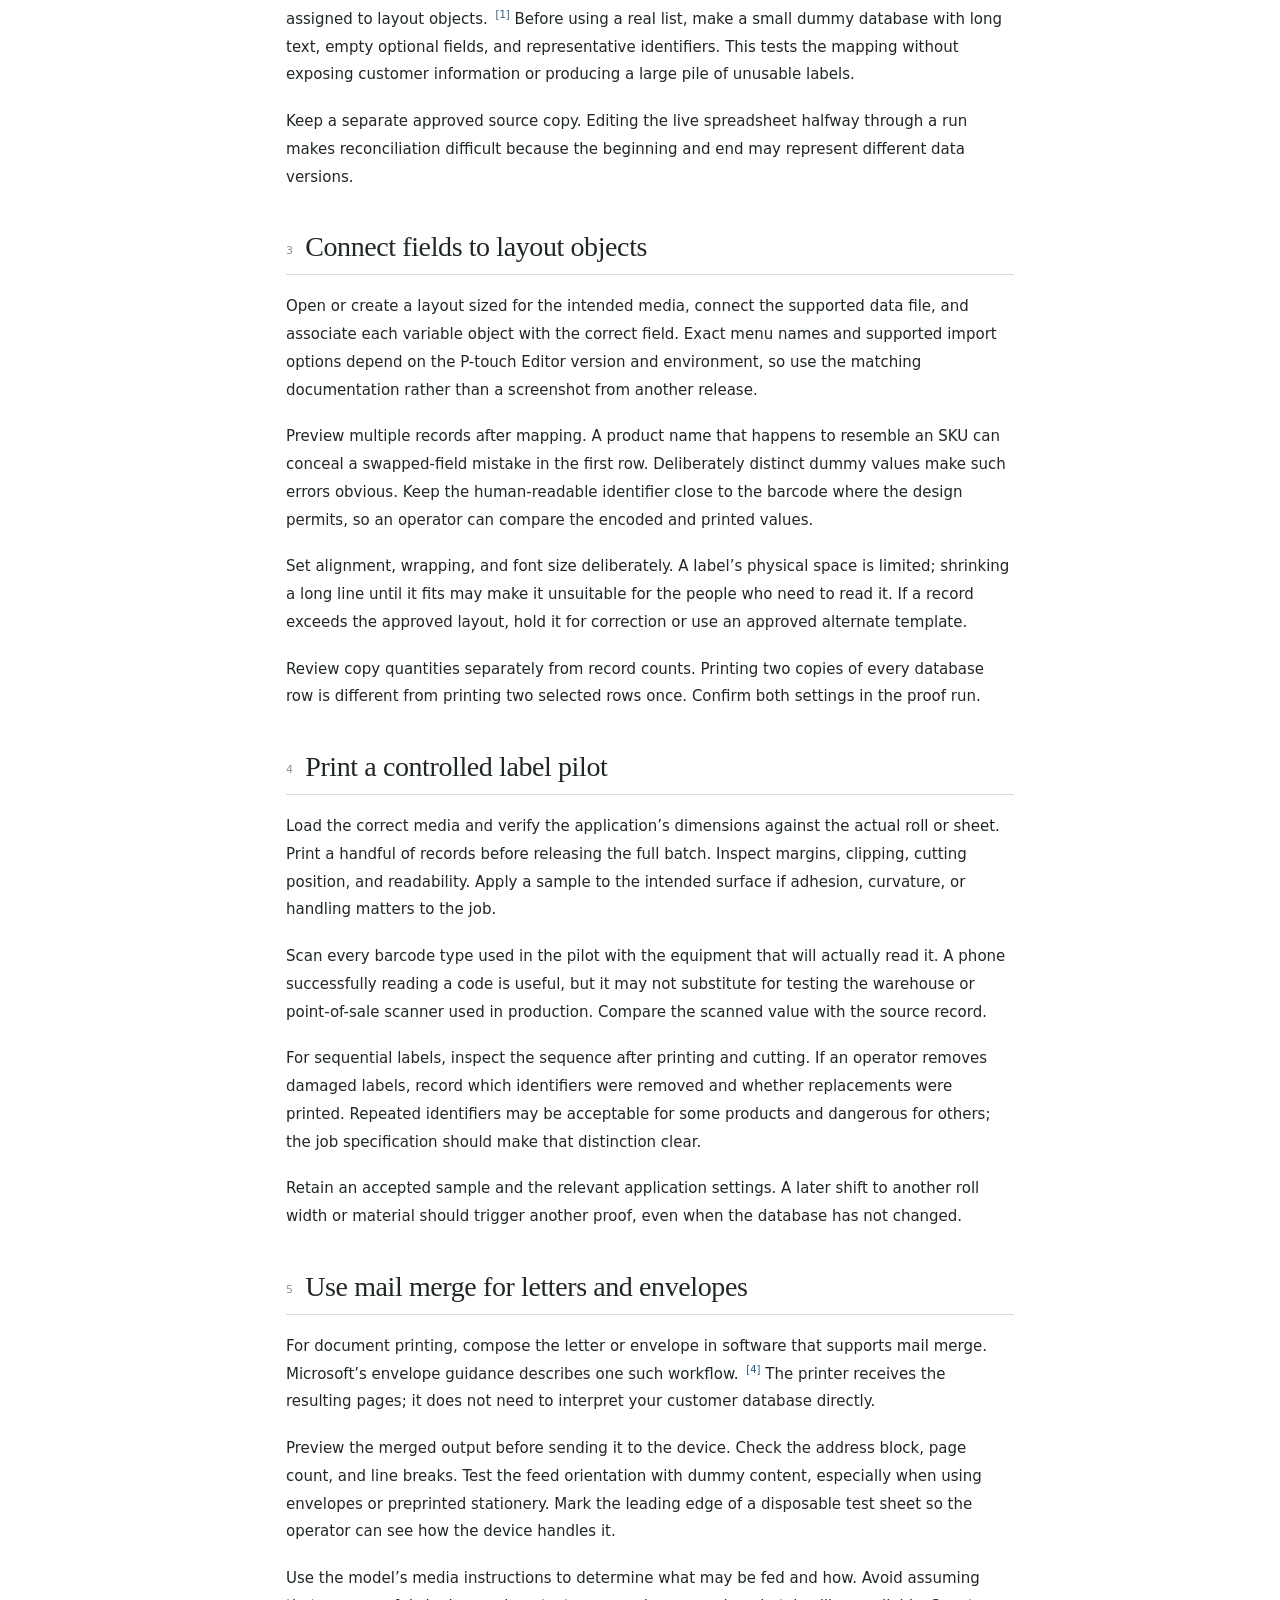
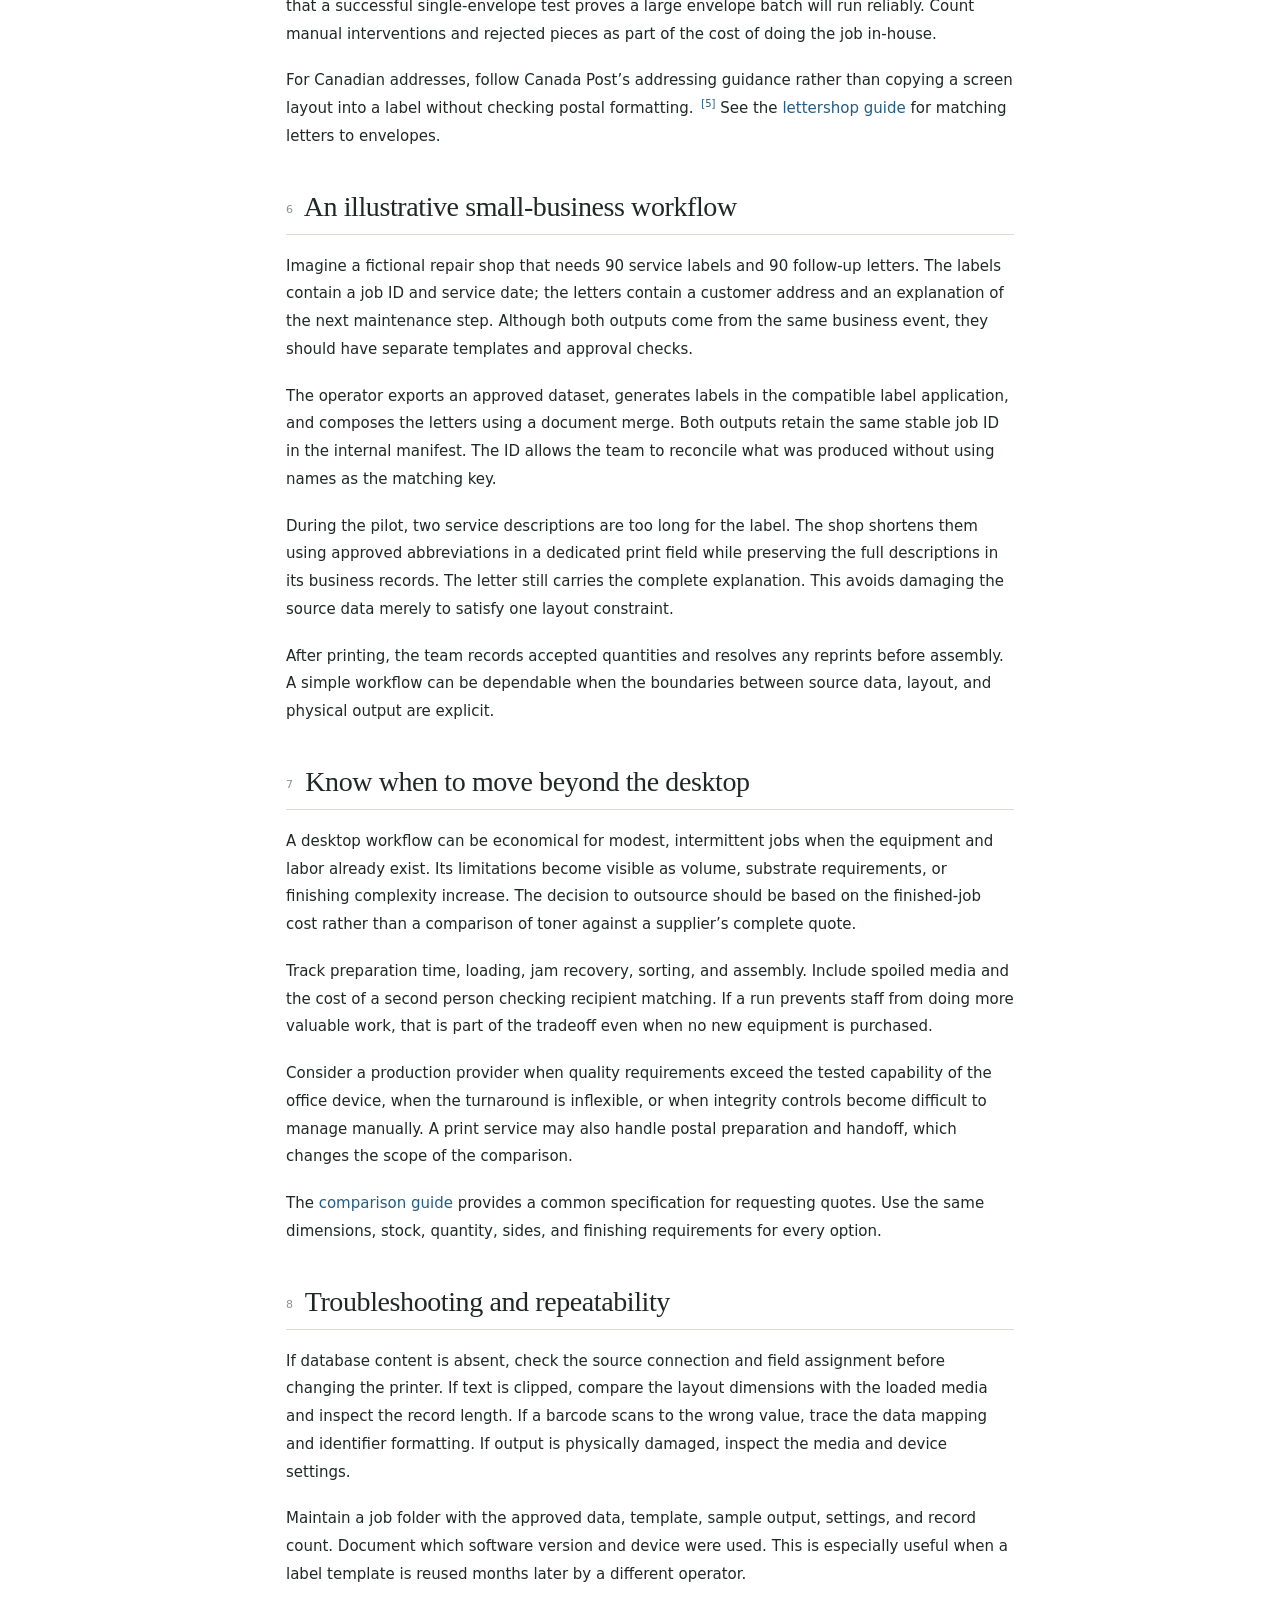
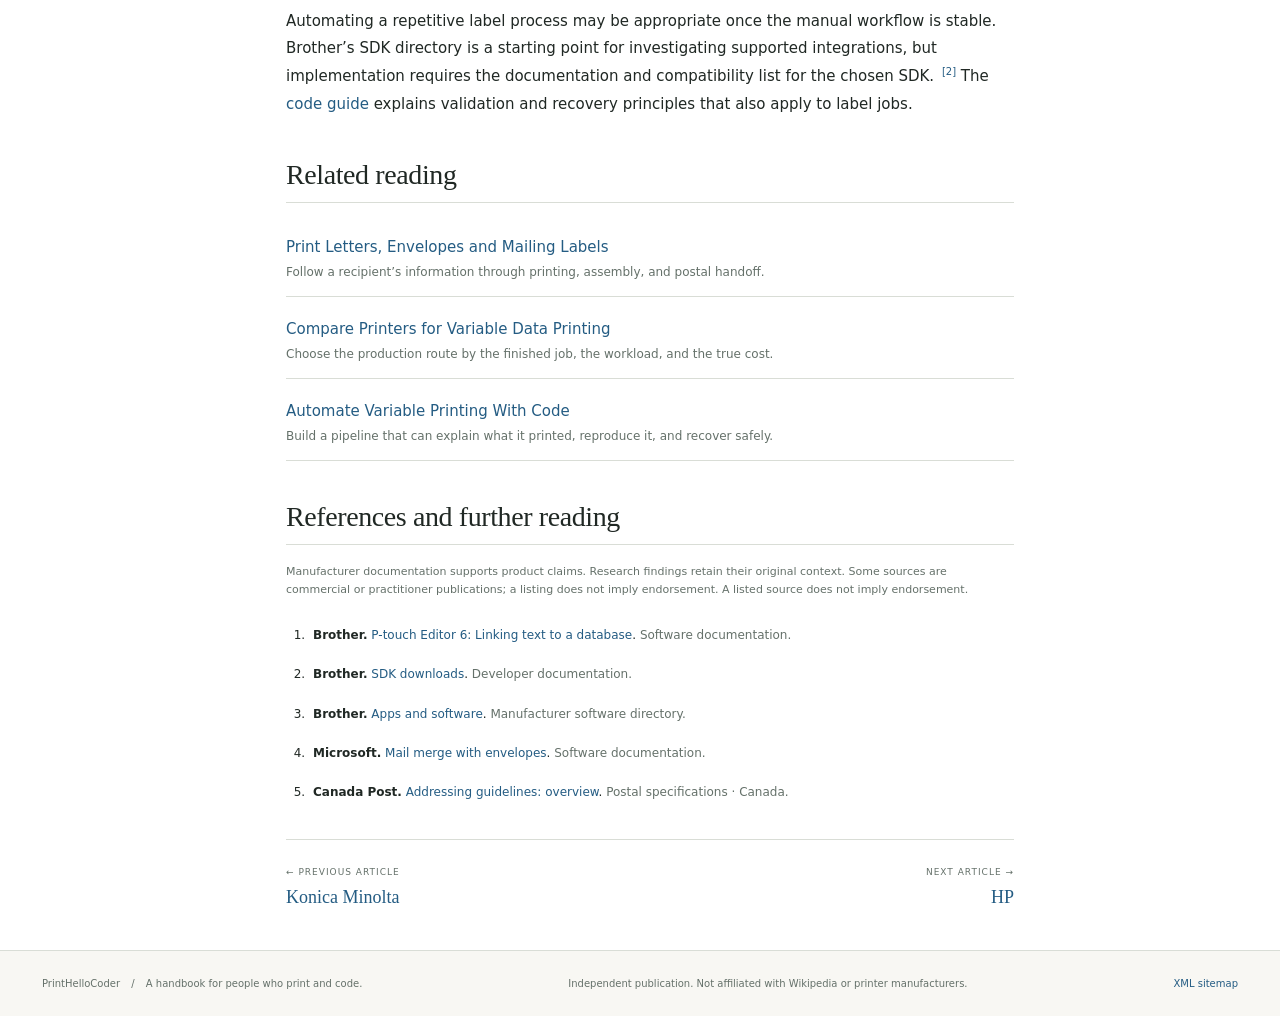
<file: brother/index.html>
<!doctype html>
<html lang="en"><head><meta charset="utf-8"><meta name="viewport" content="width=device-width,initial-scale=1"><title>Brother Variable Printing: Labels, Mail Merge &amp; Data | PrintHelloCoder</title><meta name="description" content="Use Brother workflows for database-linked labels and merged documents. Learn P-touch Editor preparation, office mail merge, proofing and model-specific checks."><link rel="canonical" href="https://printhellocoder.github.io/brother/"><meta property="og:title" content="Brother Variable Data Printing"><meta property="og:description" content="Use Brother workflows for database-linked labels and merged documents. Learn P-touch Editor preparation, office mail merge, proofing and model-specific checks."><meta property="og:type" content="article"><meta property="og:url" content="https://printhellocoder.github.io/brother/"><meta name="theme-color" content="#f8f7f3"><link rel="icon" href="../assets/favicon.svg" type="image/svg+xml"><link rel="stylesheet" href="../assets/style.css"><script src="../assets/site.js" defer></script><script type="application/ld+json">{"@context":"https://schema.org","@type":"TechArticle","headline":"Brother Variable Data Printing","description":"Use Brother workflows for database-linked labels and merged documents. Learn P-touch Editor preparation, office mail merge, proofing and model-specific checks.","url":"https://printhellocoder.github.io/brother/","inLanguage":"en","dateModified":"2026-09-03","author":{"@type":"Person","name":"Veronica Smith","url":"https://printhellocoder.github.io/#about-veronica","image":"https://printhellocoder.github.io/assets/veronica_smith.png"},"publisher":{"@type":"Organization","name":"PrintHelloCoder"},"isPartOf":{"@type":"WebSite","name":"PrintHelloCoder","url":"https://printhellocoder.github.io"}}</script></head>
<body><a class="skip" href="#main">Skip to article</a><header class="masthead"><a href="../" class="brand"><span class="brand-mark" aria-hidden="true">P<span>+</span></span><span><strong>PrintHelloCoder</strong><small>THE VARIABLE PRINTING HANDBOOK</small></span></a><div class="header-note">An independent reference for<br>data, print &amp; marketing.</div><form class="search" role="search"><label class="sr-only" for="search">Search the handbook</label><input id="search" type="search" placeholder="Find a topic…" autocomplete="off"><button type="submit" aria-label="Search">⌕</button><div id="search-results" class="search-results" hidden aria-live="polite"></div></form></header>
<div class="layout"><aside class="sidebar"><details open class="navigation"><summary>Handbook contents</summary><nav aria-label="Handbook"><a href="../"><span>00</span>The printing handbook</a><a href="../variable-data-printing/"><span>01</span>VDP explained</a><a href="../first-campaign/"><span>02</span>Your first campaign</a><a href="../konica-minolta/"><span>03</span>Konica Minolta</a><a href="../brother/" aria-current="page"><span>04</span>Brother</a><a href="../hp/"><span>05</span>HP</a><a href="../compare-printers/"><span>06</span>Compare printing options</a><a href="../marketing/"><span>07</span>Print for marketing</a><a href="../letters-envelopes-labels/"><span>08</span>Letters, envelopes &amp; labels</a><a href="../automation/"><span>09</span>Automate with code</a></nav></details><div class="sidebar-note"><span class="eyebrow">EDITORIAL NOTE</span><p>Practical explanations, documented capabilities, and research in context.</p><a href="../#editorial-approach">About this handbook →</a></div></aside>
<main id="main"><div class="article-tools"><span><a href="../">Handbook</a> / Printer workflows</span><button type="button" id="print-page">Print article</button></div><article><header class="article-header"><div class="eyebrow">Printer workflows <span>•</span> ARTICLE 04</div><h1>Brother Variable Data Printing</h1><p class="deck">Practical routes for database-linked labels and personalized office documents.</p><div class="article-meta">By <a href="../#about-veronica" rel="author">Veronica Smith</a> <span>·</span> Updated <time datetime="2026-09-03">September 3, 2026</time> <span>·</span> 7 min read <span>·</span> 6 references</div></header><div class="article-body"><p>Brother workflows are particularly useful to understand because “variable printing” can mean two different tasks: composing letters for an office document printer, or linking a database to a label template in software such as P-touch Editor. These tasks share data principles but use different equipment, media, and setup choices.</p><p>Begin with the finished object. A mailing label, a product identifier, and a color marketing postcard have very different requirements. This guide explains the workflow choices without treating every Brother device as interchangeable.</p><details class="mobile-toc"><summary>On this page</summary><ol><li><a href="#choose-the-correct-workflow-family">1. Choose the correct workflow family</a></li><li><a href="#prepare-the-spreadsheet-for-labels">2. Prepare the spreadsheet for labels</a></li><li><a href="#connect-fields-to-layout-objects">3. Connect fields to layout objects</a></li><li><a href="#print-a-controlled-label-pilot">4. Print a controlled label pilot</a></li><li><a href="#use-mail-merge-for-letters-and-envelopes">5. Use mail merge for letters and envelopes</a></li><li><a href="#an-illustrative-small-business-workflow">6. An illustrative small-business workflow</a></li><li><a href="#know-when-to-move-beyond-the-desktop">7. Know when to move beyond the desktop</a></li><li><a href="#troubleshooting-and-repeatability">8. Troubleshooting and repeatability</a></li><li><a href="#references">References</a></li></ol></details><section id="choose-the-correct-workflow-family"><h2><span class="section-number">1</span> Choose the correct workflow family</h2><p>For letters, an application can merge your recipient data into ordinary pages and send those pages through the printer’s supported document workflow. The variation happens before the printer receives the job. For labels, a compatible label application may connect the database directly to objects in a reusable layout.</p><p>Brother’s application directory and developer resources help identify the available software routes. Verify that your model and operating system are supported by the particular application or SDK you intend to use. <sup class="citation"><a href="#ref-3" aria-label="Reference 3">[3]</a></sup> <sup class="citation"><a href="#ref-2" aria-label="Reference 2">[2]</a></sup> A download appearing in a manufacturer directory does not establish compatibility with every product carrying the brand.</p><p>Do not select a label printer solely because the intended output is “personalized.” Start with width, material, color requirements, expected durability, cutting behavior, and daily volume. For an office document printer, establish supported paper sizes, feed paths, duplex behavior, and envelope restrictions from the model manual.</p><p>Where a marketing design requires heavy card, precise two-sided alignment, or full bleed, compare the job against a production service rather than assuming an office printer is the right starting point.</p></section>
<section id="prepare-the-spreadsheet-for-labels"><h2><span class="section-number">2</span> Prepare the spreadsheet for labels</h2><p>Use one row per intended label record and a clear header for each field. A product label might include SKU, product name, batch, and a barcode value. A mailing label might include recipient, company, address lines, city, region, and postal code. Keep the data organized by meaning rather than pre-formatting everything into a single cell.</p><p>Store values that must retain leading zeros as text. Review dates explicitly: a date that looks correct in a spreadsheet may be interpreted differently after import. If a barcode contains a specific identifier, validate the value against the rules for that identifier before generating the symbol.</p><p>Brother’s P-touch Editor 6 documentation shows a database-linking workflow in which fields are assigned to layout objects. <sup class="citation"><a href="#ref-1" aria-label="Reference 1">[1]</a></sup> Before using a real list, make a small dummy database with long text, empty optional fields, and representative identifiers. This tests the mapping without exposing customer information or producing a large pile of unusable labels.</p><p>Keep a separate approved source copy. Editing the live spreadsheet halfway through a run makes reconciliation difficult because the beginning and end may represent different data versions.</p></section>
<section id="connect-fields-to-layout-objects"><h2><span class="section-number">3</span> Connect fields to layout objects</h2><p>Open or create a layout sized for the intended media, connect the supported data file, and associate each variable object with the correct field. Exact menu names and supported import options depend on the P-touch Editor version and environment, so use the matching documentation rather than a screenshot from another release.</p><p>Preview multiple records after mapping. A product name that happens to resemble an SKU can conceal a swapped-field mistake in the first row. Deliberately distinct dummy values make such errors obvious. Keep the human-readable identifier close to the barcode where the design permits, so an operator can compare the encoded and printed values.</p><p>Set alignment, wrapping, and font size deliberately. A label’s physical space is limited; shrinking a long line until it fits may make it unsuitable for the people who need to read it. If a record exceeds the approved layout, hold it for correction or use an approved alternate template.</p><p>Review copy quantities separately from record counts. Printing two copies of every database row is different from printing two selected rows once. Confirm both settings in the proof run.</p></section>
<section id="print-a-controlled-label-pilot"><h2><span class="section-number">4</span> Print a controlled label pilot</h2><p>Load the correct media and verify the application’s dimensions against the actual roll or sheet. Print a handful of records before releasing the full batch. Inspect margins, clipping, cutting position, and readability. Apply a sample to the intended surface if adhesion, curvature, or handling matters to the job.</p><p>Scan every barcode type used in the pilot with the equipment that will actually read it. A phone successfully reading a code is useful, but it may not substitute for testing the warehouse or point-of-sale scanner used in production. Compare the scanned value with the source record.</p><p>For sequential labels, inspect the sequence after printing and cutting. If an operator removes damaged labels, record which identifiers were removed and whether replacements were printed. Repeated identifiers may be acceptable for some products and dangerous for others; the job specification should make that distinction clear.</p><p>Retain an accepted sample and the relevant application settings. A later shift to another roll width or material should trigger another proof, even when the database has not changed.</p></section>
<section id="use-mail-merge-for-letters-and-envelopes"><h2><span class="section-number">5</span> Use mail merge for letters and envelopes</h2><p>For document printing, compose the letter or envelope in software that supports mail merge. Microsoft’s envelope guidance describes one such workflow. <sup class="citation"><a href="#ref-4" aria-label="Reference 4">[4]</a></sup> The printer receives the resulting pages; it does not need to interpret your customer database directly.</p><p>Preview the merged output before sending it to the device. Check the address block, page count, and line breaks. Test the feed orientation with dummy content, especially when using envelopes or preprinted stationery. Mark the leading edge of a disposable test sheet so the operator can see how the device handles it.</p><p>Use the model’s media instructions to determine what may be fed and how. Avoid assuming that a successful single-envelope test proves a large envelope batch will run reliably. Count manual interventions and rejected pieces as part of the cost of doing the job in-house.</p><p>For Canadian addresses, follow Canada Post’s addressing guidance rather than copying a screen layout into a label without checking postal formatting. <sup class="citation"><a href="#ref-5" aria-label="Reference 5">[5]</a></sup> See the <a href="../letters-envelopes-labels/">lettershop guide</a> for matching letters to envelopes.</p></section>
<section id="an-illustrative-small-business-workflow"><h2><span class="section-number">6</span> An illustrative small-business workflow</h2><p>Imagine a fictional repair shop that needs 90 service labels and 90 follow-up letters. The labels contain a job ID and service date; the letters contain a customer address and an explanation of the next maintenance step. Although both outputs come from the same business event, they should have separate templates and approval checks.</p><p>The operator exports an approved dataset, generates labels in the compatible label application, and composes the letters using a document merge. Both outputs retain the same stable job ID in the internal manifest. The ID allows the team to reconcile what was produced without using names as the matching key.</p><p>During the pilot, two service descriptions are too long for the label. The shop shortens them using approved abbreviations in a dedicated print field while preserving the full descriptions in its business records. The letter still carries the complete explanation. This avoids damaging the source data merely to satisfy one layout constraint.</p><p>After printing, the team records accepted quantities and resolves any reprints before assembly. A simple workflow can be dependable when the boundaries between source data, layout, and physical output are explicit.</p></section>
<section id="know-when-to-move-beyond-the-desktop"><h2><span class="section-number">7</span> Know when to move beyond the desktop</h2><p>A desktop workflow can be economical for modest, intermittent jobs when the equipment and labor already exist. Its limitations become visible as volume, substrate requirements, or finishing complexity increase. The decision to outsource should be based on the finished-job cost rather than a comparison of toner against a supplier’s complete quote.</p><p>Track preparation time, loading, jam recovery, sorting, and assembly. Include spoiled media and the cost of a second person checking recipient matching. If a run prevents staff from doing more valuable work, that is part of the tradeoff even when no new equipment is purchased.</p><p>Consider a production provider when quality requirements exceed the tested capability of the office device, when the turnaround is inflexible, or when integrity controls become difficult to manage manually. A print service may also handle postal preparation and handoff, which changes the scope of the comparison.</p><p>The <a href="../compare-printers/">comparison guide</a> provides a common specification for requesting quotes. Use the same dimensions, stock, quantity, sides, and finishing requirements for every option.</p></section>
<section id="troubleshooting-and-repeatability"><h2><span class="section-number">8</span> Troubleshooting and repeatability</h2><p>If database content is absent, check the source connection and field assignment before changing the printer. If text is clipped, compare the layout dimensions with the loaded media and inspect the record length. If a barcode scans to the wrong value, trace the data mapping and identifier formatting. If output is physically damaged, inspect the media and device settings.</p><p>Maintain a job folder with the approved data, template, sample output, settings, and record count. Document which software version and device were used. This is especially useful when a label template is reused months later by a different operator.</p><p>Automating a repetitive label process may be appropriate once the manual workflow is stable. Brother’s SDK directory is a starting point for investigating supported integrations, but implementation requires the documentation and compatibility list for the chosen SDK. <sup class="citation"><a href="#ref-2" aria-label="Reference 2">[2]</a></sup> The <a href="../automation/">code guide</a> explains validation and recovery principles that also apply to label jobs.</p></section><section id="related-reading"><h2>Related reading</h2><p></p><ul class="related-internal"><li><a href="../letters-envelopes-labels/">Print Letters, Envelopes and Mailing Labels</a><span>Follow a recipient’s information through printing, assembly, and postal handoff.</span></li><li><a href="../compare-printers/">Compare Printers for Variable Data Printing</a><span>Choose the production route by the finished job, the workload, and the true cost.</span></li><li><a href="../automation/">Automate Variable Printing With Code</a><span>Build a pipeline that can explain what it printed, reproduce it, and recover safely.</span></li></ul></section><section id="references" class="references"><h2>References and further reading</h2><p class="source-note">Manufacturer documentation supports product claims. Research findings retain their original context. Some sources are commercial or practitioner publications; a listing does not imply endorsement. A listed source does not imply endorsement.</p><ol><li id="ref-1"><span class="ref-publisher">Brother.</span> <a href="https://download.brother.com/pub/com/p-touch6-help/en-GB/help/database_linkage/text_linkage/text_linkage.html">P-touch Editor 6: Linking text to a database</a>. <span class="ref-type">Software documentation.</span></li><li id="ref-2"><span class="ref-publisher">Brother.</span> <a href="https://developerprogram.brother-usa.com/sdk-download">SDK downloads</a>. <span class="ref-type">Developer documentation.</span></li><li id="ref-3"><span class="ref-publisher">Brother.</span> <a href="https://www.brother-usa.com/apps">Apps and software</a>. <span class="ref-type">Manufacturer software directory.</span></li><li id="ref-4"><span class="ref-publisher">Microsoft.</span> <a href="https://support.microsoft.com/en-au/word/mail-merge-with-envelopes">Mail merge with envelopes</a>. <span class="ref-type">Software documentation.</span></li><li id="ref-5"><span class="ref-publisher">Canada Post.</span> <a href="https://www.canadapost-postescanada.ca/cpc/en/support/articles/addressing-guidelines/overview.page">Addressing guidelines: overview</a>. <span class="ref-type">Postal specifications · Canada.</span></li></ol></section></div></article><nav class="page-turn" aria-label="Next and previous articles"><a href="../konica-minolta/"><small>← PREVIOUS ARTICLE</small>Konica Minolta</a><a href="../hp/"><small>NEXT ARTICLE →</small>HP</a></nav></main>
<aside class="toc"><div class="eyebrow">ON THIS PAGE</div><ol><li><a href="#choose-the-correct-workflow-family">1. Choose the correct workflow family</a></li><li><a href="#prepare-the-spreadsheet-for-labels">2. Prepare the spreadsheet for labels</a></li><li><a href="#connect-fields-to-layout-objects">3. Connect fields to layout objects</a></li><li><a href="#print-a-controlled-label-pilot">4. Print a controlled label pilot</a></li><li><a href="#use-mail-merge-for-letters-and-envelopes">5. Use mail merge for letters and envelopes</a></li><li><a href="#an-illustrative-small-business-workflow">6. An illustrative small-business workflow</a></li><li><a href="#know-when-to-move-beyond-the-desktop">7. Know when to move beyond the desktop</a></li><li><a href="#troubleshooting-and-repeatability">8. Troubleshooting and repeatability</a></li><li><a href="#related-reading">Related reading</a></li><li><a href="#references">References</a></li></ol><a class="back-top" href="#main">Back to top ↑</a></aside></div><footer><span>PrintHelloCoder <span class="footer-dot">/</span> A handbook for people who print and code.</span><span>Independent publication. Not affiliated with Wikipedia or printer manufacturers.</span><a href="../sitemap.xml">XML sitemap</a></footer></body></html>
</file>
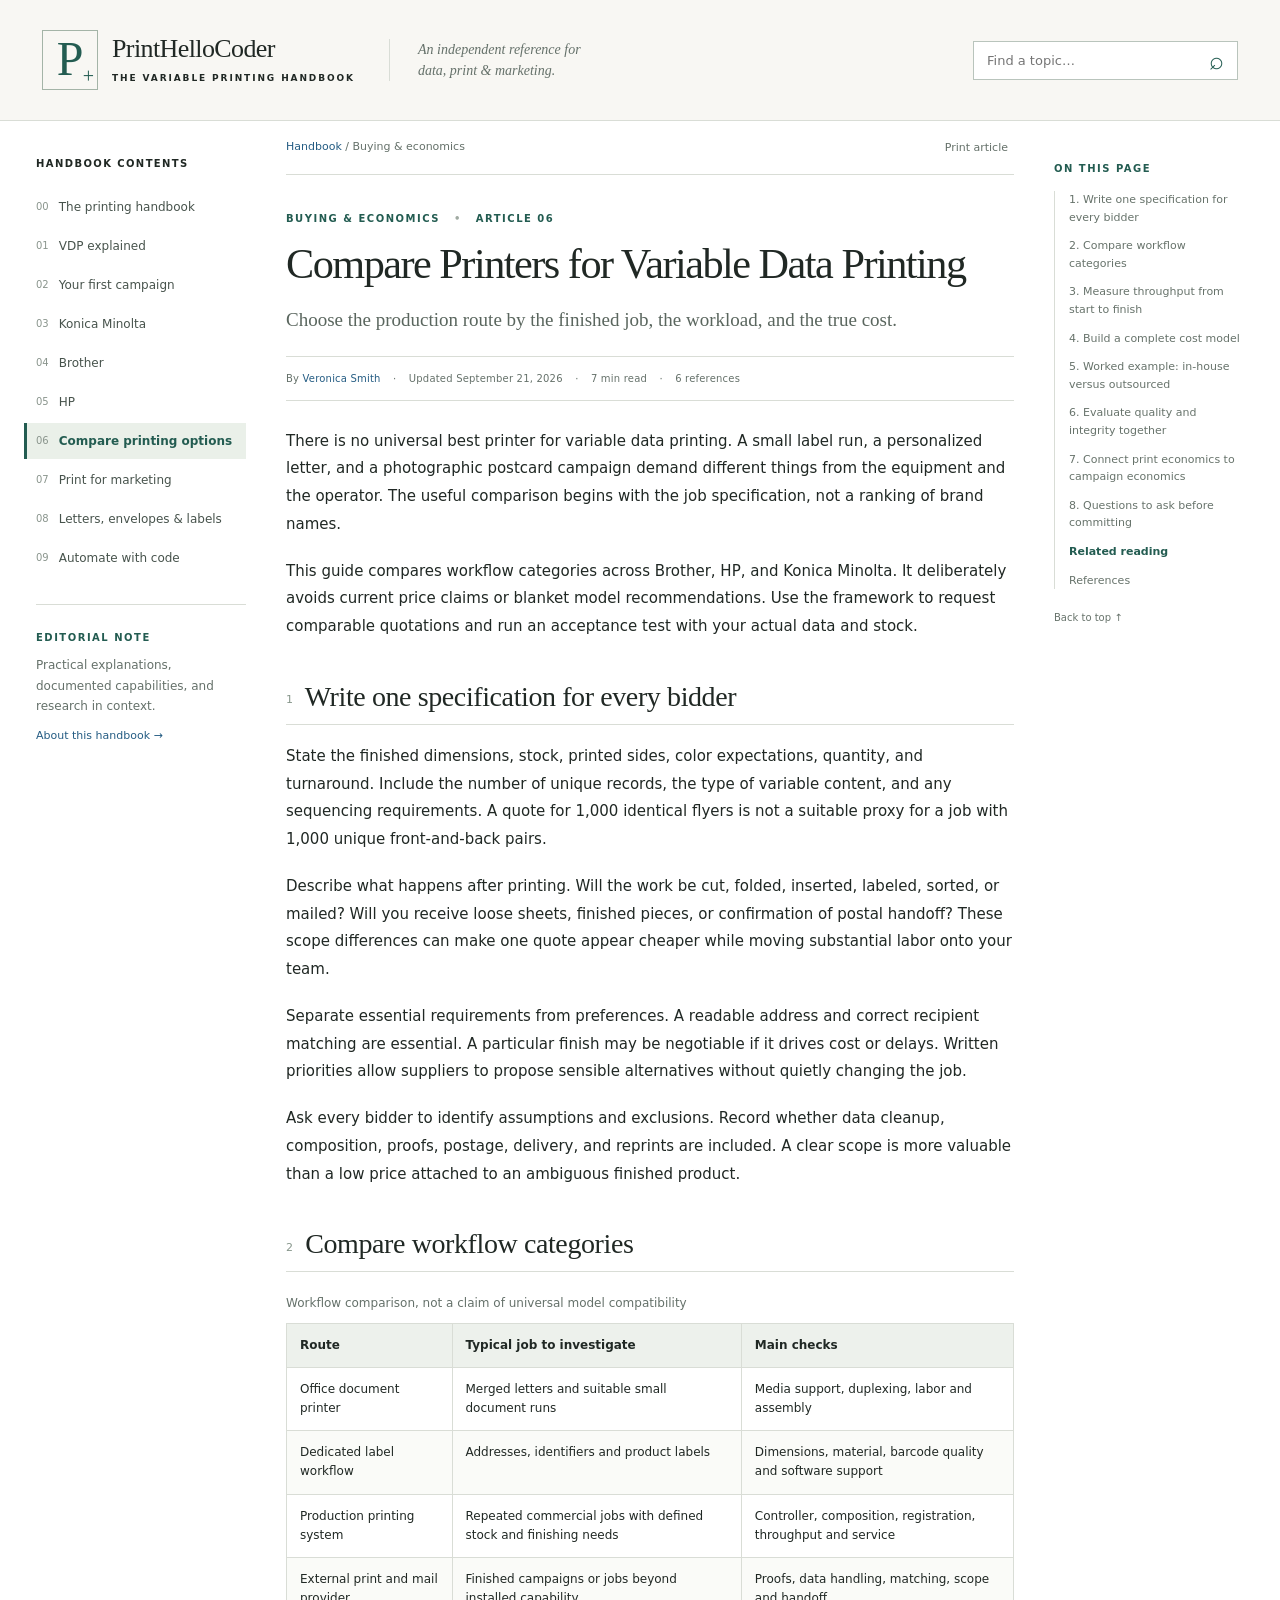
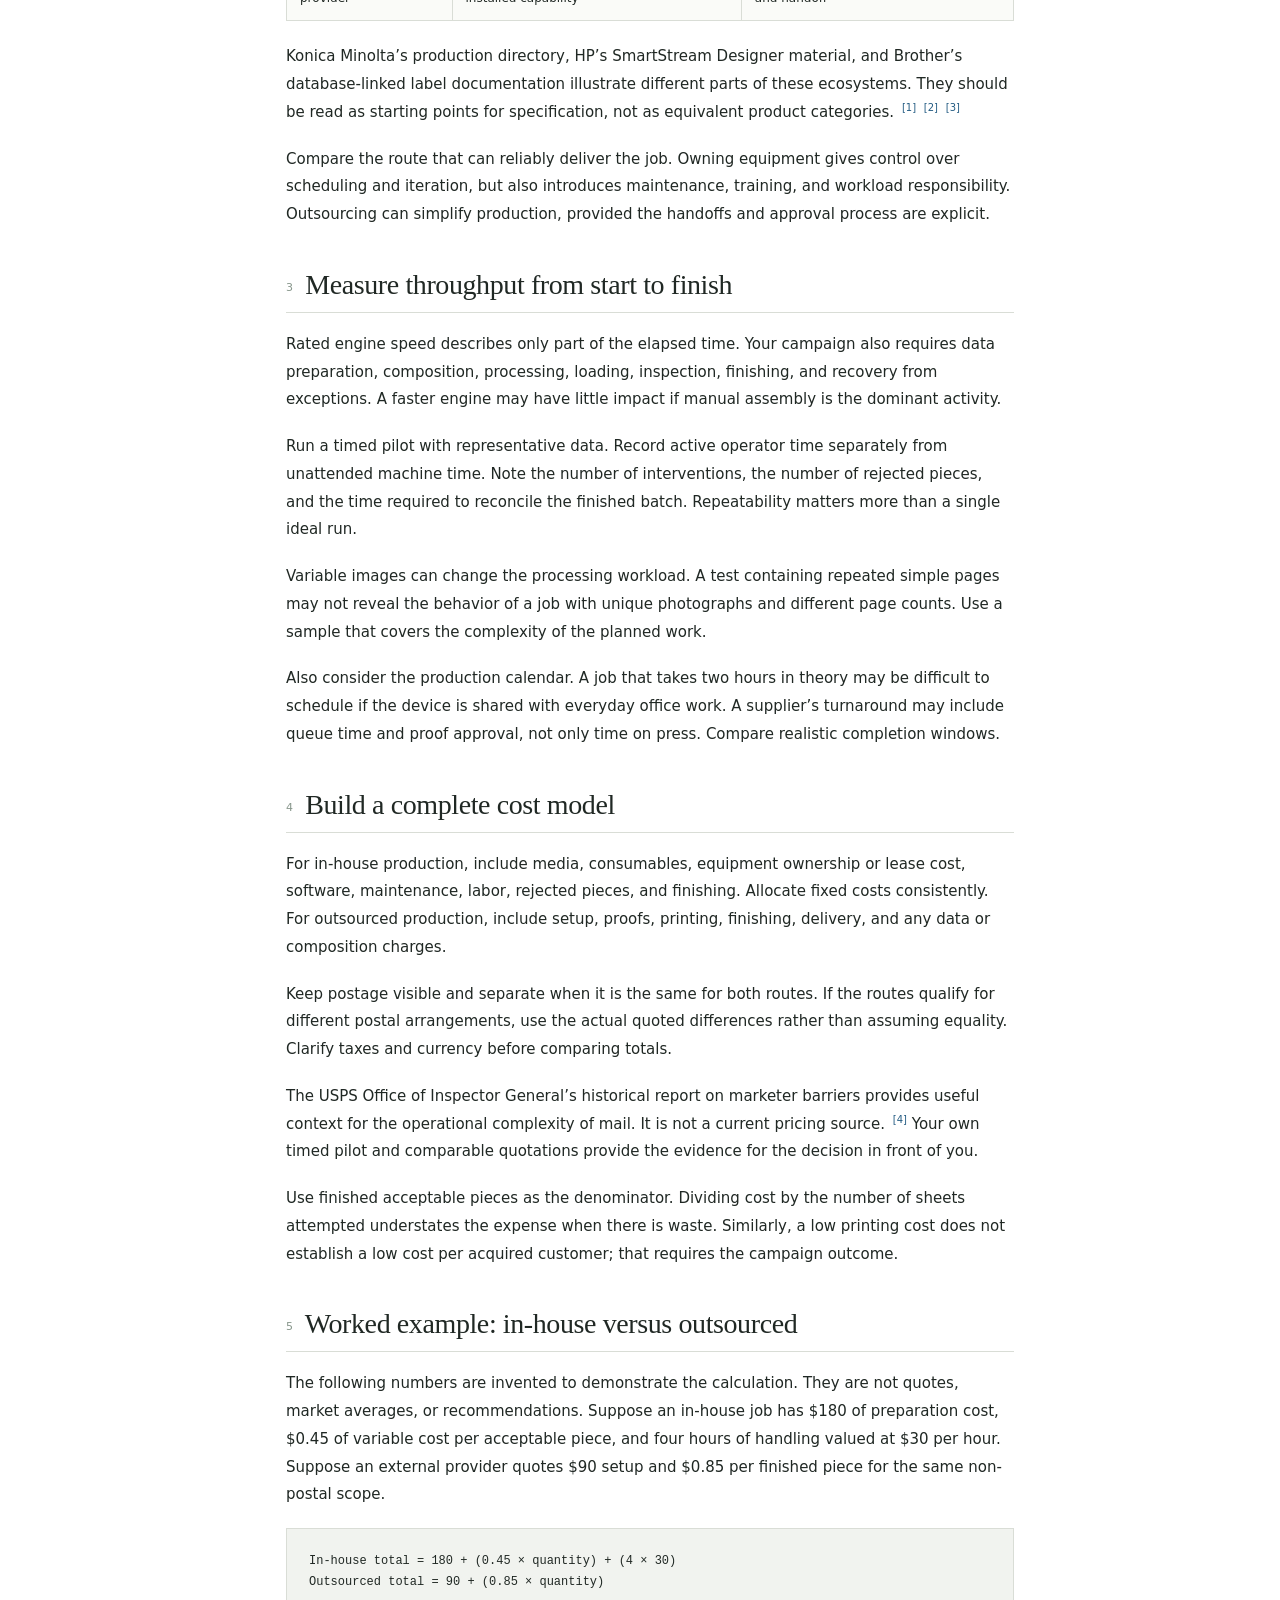
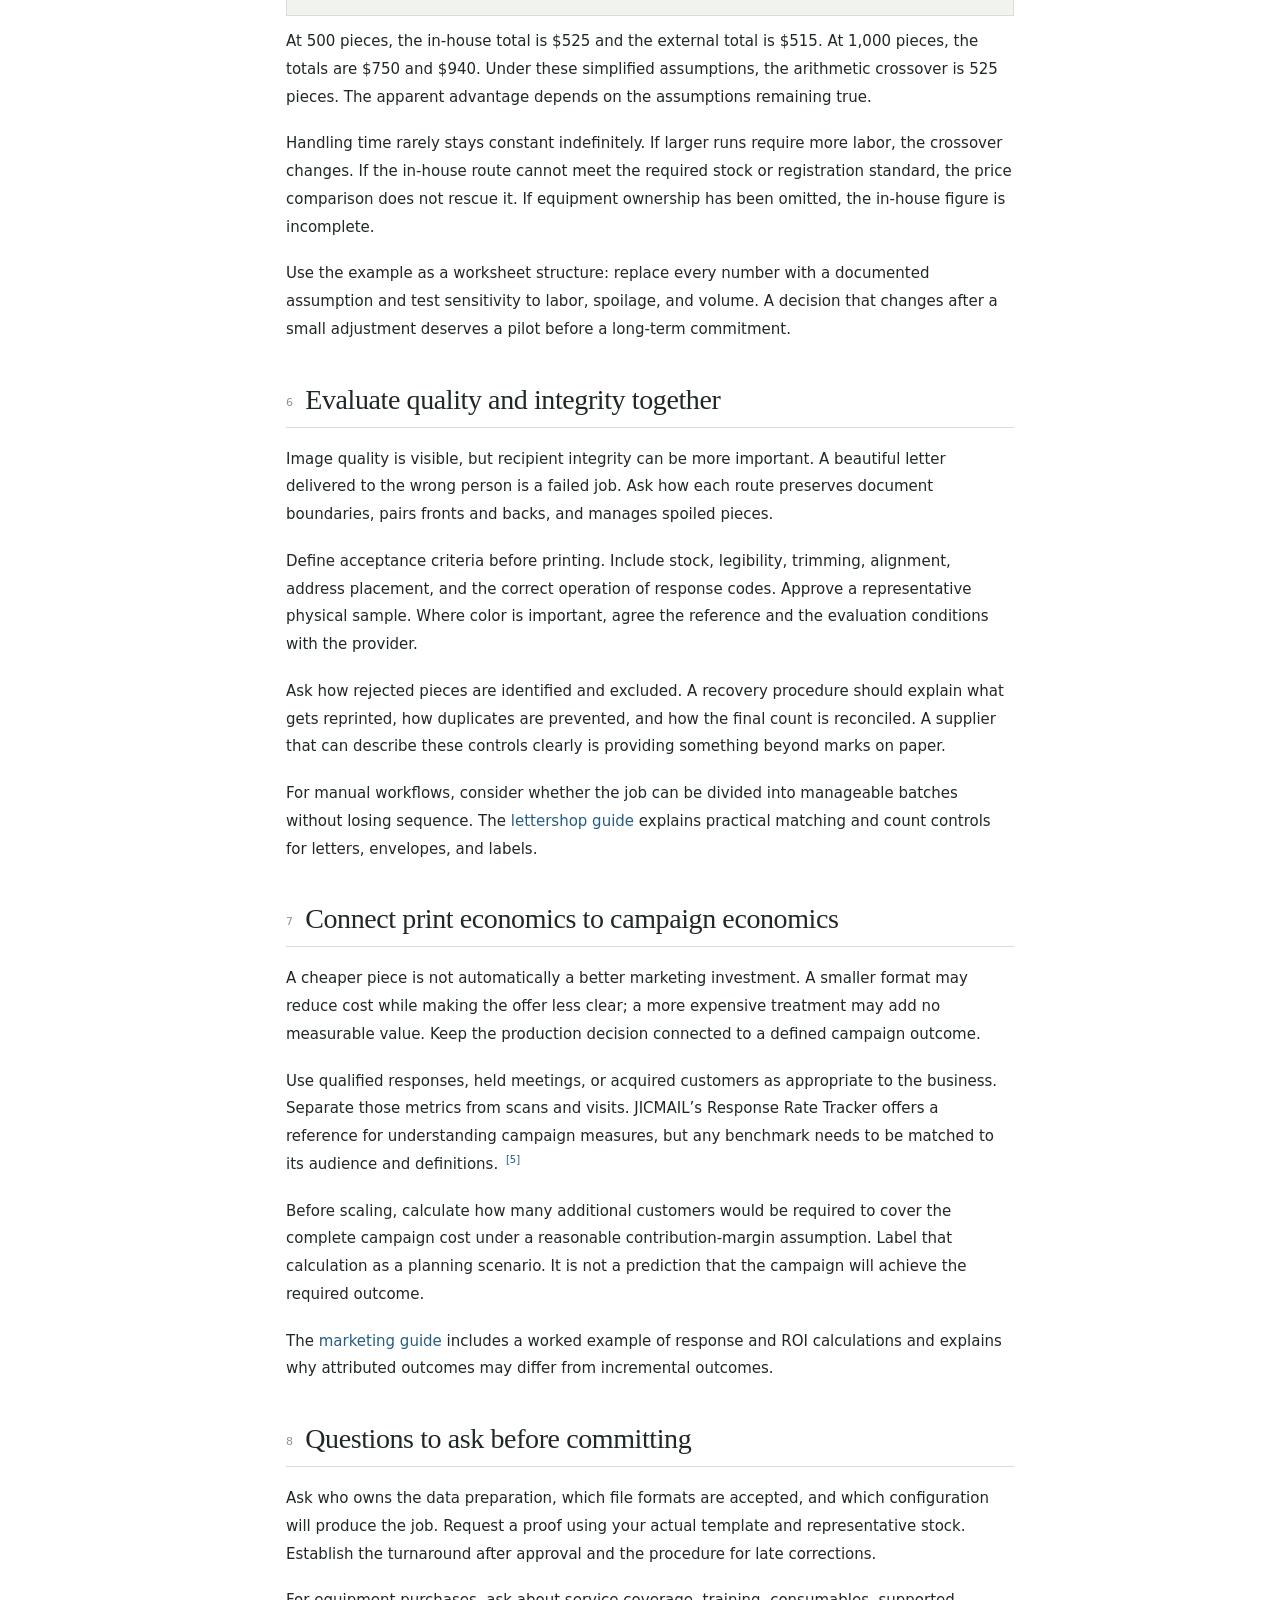
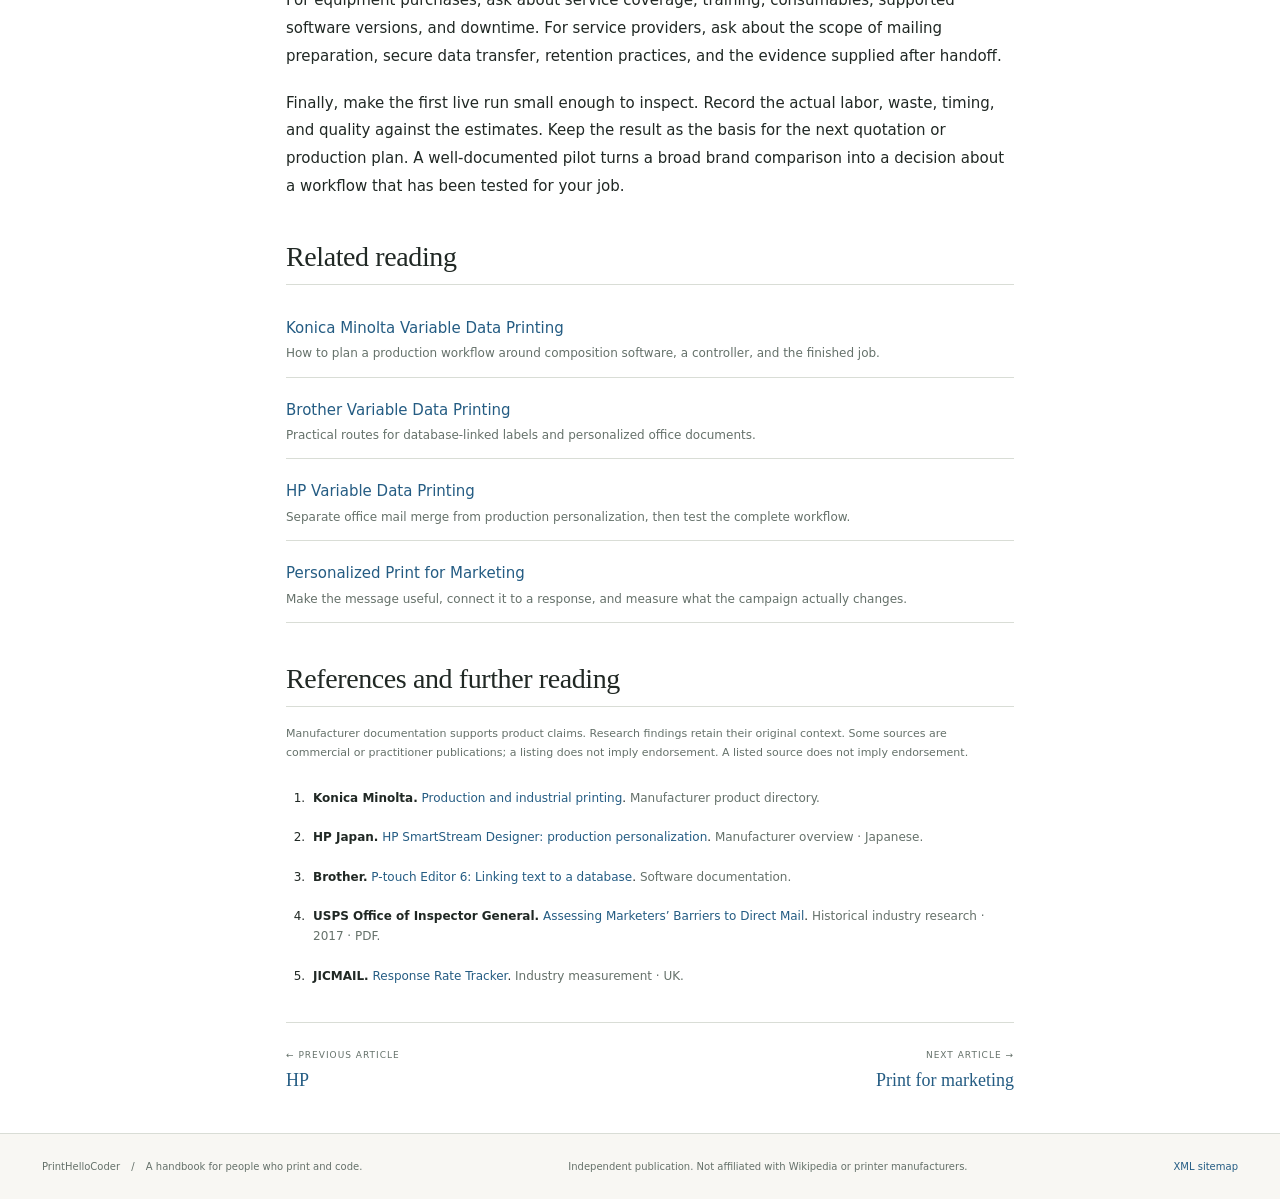
<file: compare-printers/index.html>
<!doctype html>
<html lang="en"><head><meta charset="utf-8"><meta name="viewport" content="width=device-width,initial-scale=1"><title>Compare Variable Printing Options: Brother, HP &amp; Konica | PrintHelloCoder</title><meta name="description" content="Compare office, label and production printing workflows by job specification, finishing, cost and support. Includes an illustrative in-house versus outsource model."><link rel="canonical" href="https://printhellocoder.github.io/compare-printers/"><meta property="og:title" content="Compare Printers for Variable Data Printing"><meta property="og:description" content="Compare office, label and production printing workflows by job specification, finishing, cost and support. Includes an illustrative in-house versus outsource model."><meta property="og:type" content="article"><meta property="og:url" content="https://printhellocoder.github.io/compare-printers/"><meta name="theme-color" content="#f8f7f3"><link rel="icon" href="../assets/favicon.svg" type="image/svg+xml"><link rel="stylesheet" href="../assets/style.css"><script src="../assets/site.js" defer></script><script type="application/ld+json">{"@context":"https://schema.org","@type":"TechArticle","headline":"Compare Printers for Variable Data Printing","description":"Compare office, label and production printing workflows by job specification, finishing, cost and support. Includes an illustrative in-house versus outsource model.","url":"https://printhellocoder.github.io/compare-printers/","inLanguage":"en","dateModified":"2026-09-21","author":{"@type":"Person","name":"Veronica Smith","url":"https://printhellocoder.github.io/#about-veronica","image":"https://printhellocoder.github.io/assets/veronica_smith.png"},"publisher":{"@type":"Organization","name":"PrintHelloCoder"},"isPartOf":{"@type":"WebSite","name":"PrintHelloCoder","url":"https://printhellocoder.github.io"}}</script></head>
<body><a class="skip" href="#main">Skip to article</a><header class="masthead"><a href="../" class="brand"><span class="brand-mark" aria-hidden="true">P<span>+</span></span><span><strong>PrintHelloCoder</strong><small>THE VARIABLE PRINTING HANDBOOK</small></span></a><div class="header-note">An independent reference for<br>data, print &amp; marketing.</div><form class="search" role="search"><label class="sr-only" for="search">Search the handbook</label><input id="search" type="search" placeholder="Find a topic…" autocomplete="off"><button type="submit" aria-label="Search">⌕</button><div id="search-results" class="search-results" hidden aria-live="polite"></div></form></header>
<div class="layout"><aside class="sidebar"><details open class="navigation"><summary>Handbook contents</summary><nav aria-label="Handbook"><a href="../"><span>00</span>The printing handbook</a><a href="../variable-data-printing/"><span>01</span>VDP explained</a><a href="../first-campaign/"><span>02</span>Your first campaign</a><a href="../konica-minolta/"><span>03</span>Konica Minolta</a><a href="../brother/"><span>04</span>Brother</a><a href="../hp/"><span>05</span>HP</a><a href="../compare-printers/" aria-current="page"><span>06</span>Compare printing options</a><a href="../marketing/"><span>07</span>Print for marketing</a><a href="../letters-envelopes-labels/"><span>08</span>Letters, envelopes &amp; labels</a><a href="../automation/"><span>09</span>Automate with code</a></nav></details><div class="sidebar-note"><span class="eyebrow">EDITORIAL NOTE</span><p>Practical explanations, documented capabilities, and research in context.</p><a href="../#editorial-approach">About this handbook →</a></div></aside>
<main id="main"><div class="article-tools"><span><a href="../">Handbook</a> / Buying &amp; economics</span><button type="button" id="print-page">Print article</button></div><article><header class="article-header"><div class="eyebrow">Buying &amp; economics <span>•</span> ARTICLE 06</div><h1>Compare Printers for Variable Data Printing</h1><p class="deck">Choose the production route by the finished job, the workload, and the true cost.</p><div class="article-meta">By <a href="../#about-veronica" rel="author">Veronica Smith</a> <span>·</span> Updated <time datetime="2026-09-21">September 21, 2026</time> <span>·</span> 7 min read <span>·</span> 6 references</div></header><div class="article-body"><p>There is no universal best printer for variable data printing. A small label run, a personalized letter, and a photographic postcard campaign demand different things from the equipment and the operator. The useful comparison begins with the job specification, not a ranking of brand names.</p><p>This guide compares workflow categories across Brother, HP, and Konica Minolta. It deliberately avoids current price claims or blanket model recommendations. Use the framework to request comparable quotations and run an acceptance test with your actual data and stock.</p><details class="mobile-toc"><summary>On this page</summary><ol><li><a href="#write-one-specification-for-every-bidder">1. Write one specification for every bidder</a></li><li><a href="#compare-workflow-categories">2. Compare workflow categories</a></li><li><a href="#measure-throughput-from-start-to-finish">3. Measure throughput from start to finish</a></li><li><a href="#build-a-complete-cost-model">4. Build a complete cost model</a></li><li><a href="#worked-example-in-house-versus-outsourced">5. Worked example: in-house versus outsourced</a></li><li><a href="#evaluate-quality-and-integrity-together">6. Evaluate quality and integrity together</a></li><li><a href="#connect-print-economics-to-campaign-economics">7. Connect print economics to campaign economics</a></li><li><a href="#questions-to-ask-before-committing">8. Questions to ask before committing</a></li><li><a href="#references">References</a></li></ol></details><section id="write-one-specification-for-every-bidder"><h2><span class="section-number">1</span> Write one specification for every bidder</h2><p>State the finished dimensions, stock, printed sides, color expectations, quantity, and turnaround. Include the number of unique records, the type of variable content, and any sequencing requirements. A quote for 1,000 identical flyers is not a suitable proxy for a job with 1,000 unique front-and-back pairs.</p><p>Describe what happens after printing. Will the work be cut, folded, inserted, labeled, sorted, or mailed? Will you receive loose sheets, finished pieces, or confirmation of postal handoff? These scope differences can make one quote appear cheaper while moving substantial labor onto your team.</p><p>Separate essential requirements from preferences. A readable address and correct recipient matching are essential. A particular finish may be negotiable if it drives cost or delays. Written priorities allow suppliers to propose sensible alternatives without quietly changing the job.</p><p>Ask every bidder to identify assumptions and exclusions. Record whether data cleanup, composition, proofs, postage, delivery, and reprints are included. A clear scope is more valuable than a low price attached to an ambiguous finished product.</p></section>
<section id="compare-workflow-categories"><h2><span class="section-number">2</span> Compare workflow categories</h2><div class="table-wrap"><table><caption>Workflow comparison, not a claim of universal model compatibility</caption><thead><tr><th>Route</th><th>Typical job to investigate</th><th>Main checks</th></tr></thead><tbody><tr><td>Office document printer</td><td>Merged letters and suitable small document runs</td><td>Media support, duplexing, labor and assembly</td></tr><tr><td>Dedicated label workflow</td><td>Addresses, identifiers and product labels</td><td>Dimensions, material, barcode quality and software support</td></tr><tr><td>Production printing system</td><td>Repeated commercial jobs with defined stock and finishing needs</td><td>Controller, composition, registration, throughput and service</td></tr><tr><td>External print and mail provider</td><td>Finished campaigns or jobs beyond installed capability</td><td>Proofs, data handling, matching, scope and handoff</td></tr></tbody></table></div><p>Konica Minolta’s production directory, HP’s SmartStream Designer material, and Brother’s database-linked label documentation illustrate different parts of these ecosystems. They should be read as starting points for specification, not as equivalent product categories. <sup class="citation"><a href="#ref-1" aria-label="Reference 1">[1]</a></sup> <sup class="citation"><a href="#ref-2" aria-label="Reference 2">[2]</a></sup> <sup class="citation"><a href="#ref-3" aria-label="Reference 3">[3]</a></sup></p><p>Compare the route that can reliably deliver the job. Owning equipment gives control over scheduling and iteration, but also introduces maintenance, training, and workload responsibility. Outsourcing can simplify production, provided the handoffs and approval process are explicit.</p></section>
<section id="measure-throughput-from-start-to-finish"><h2><span class="section-number">3</span> Measure throughput from start to finish</h2><p>Rated engine speed describes only part of the elapsed time. Your campaign also requires data preparation, composition, processing, loading, inspection, finishing, and recovery from exceptions. A faster engine may have little impact if manual assembly is the dominant activity.</p><p>Run a timed pilot with representative data. Record active operator time separately from unattended machine time. Note the number of interventions, the number of rejected pieces, and the time required to reconcile the finished batch. Repeatability matters more than a single ideal run.</p><p>Variable images can change the processing workload. A test containing repeated simple pages may not reveal the behavior of a job with unique photographs and different page counts. Use a sample that covers the complexity of the planned work.</p><p>Also consider the production calendar. A job that takes two hours in theory may be difficult to schedule if the device is shared with everyday office work. A supplier’s turnaround may include queue time and proof approval, not only time on press. Compare realistic completion windows.</p></section>
<section id="build-a-complete-cost-model"><h2><span class="section-number">4</span> Build a complete cost model</h2><p>For in-house production, include media, consumables, equipment ownership or lease cost, software, maintenance, labor, rejected pieces, and finishing. Allocate fixed costs consistently. For outsourced production, include setup, proofs, printing, finishing, delivery, and any data or composition charges.</p><p>Keep postage visible and separate when it is the same for both routes. If the routes qualify for different postal arrangements, use the actual quoted differences rather than assuming equality. Clarify taxes and currency before comparing totals.</p><p>The USPS Office of Inspector General’s historical report on marketer barriers provides useful context for the operational complexity of mail. It is not a current pricing source. <sup class="citation"><a href="#ref-4" aria-label="Reference 4">[4]</a></sup> Your own timed pilot and comparable quotations provide the evidence for the decision in front of you.</p><p>Use finished acceptable pieces as the denominator. Dividing cost by the number of sheets attempted understates the expense when there is waste. Similarly, a low printing cost does not establish a low cost per acquired customer; that requires the campaign outcome.</p></section>
<section id="worked-example-in-house-versus-outsourced"><h2><span class="section-number">5</span> Worked example: in-house versus outsourced</h2><p>The following numbers are invented to demonstrate the calculation. They are not quotes, market averages, or recommendations. Suppose an in-house job has $180 of preparation cost, $0.45 of variable cost per acceptable piece, and four hours of handling valued at $30 per hour. Suppose an external provider quotes $90 setup and $0.85 per finished piece for the same non-postal scope.</p><pre>In-house total = 180 + (0.45 × quantity) + (4 × 30)
Outsourced total = 90 + (0.85 × quantity)</pre><p>At 500 pieces, the in-house total is $525 and the external total is $515. At 1,000 pieces, the totals are $750 and $940. Under these simplified assumptions, the arithmetic crossover is 525 pieces. The apparent advantage depends on the assumptions remaining true.</p><p>Handling time rarely stays constant indefinitely. If larger runs require more labor, the crossover changes. If the in-house route cannot meet the required stock or registration standard, the price comparison does not rescue it. If equipment ownership has been omitted, the in-house figure is incomplete.</p><p>Use the example as a worksheet structure: replace every number with a documented assumption and test sensitivity to labor, spoilage, and volume. A decision that changes after a small adjustment deserves a pilot before a long-term commitment.</p></section>
<section id="evaluate-quality-and-integrity-together"><h2><span class="section-number">6</span> Evaluate quality and integrity together</h2><p>Image quality is visible, but recipient integrity can be more important. A beautiful letter delivered to the wrong person is a failed job. Ask how each route preserves document boundaries, pairs fronts and backs, and manages spoiled pieces.</p><p>Define acceptance criteria before printing. Include stock, legibility, trimming, alignment, address placement, and the correct operation of response codes. Approve a representative physical sample. Where color is important, agree the reference and the evaluation conditions with the provider.</p><p>Ask how rejected pieces are identified and excluded. A recovery procedure should explain what gets reprinted, how duplicates are prevented, and how the final count is reconciled. A supplier that can describe these controls clearly is providing something beyond marks on paper.</p><p>For manual workflows, consider whether the job can be divided into manageable batches without losing sequence. The <a href="../letters-envelopes-labels/">lettershop guide</a> explains practical matching and count controls for letters, envelopes, and labels.</p></section>
<section id="connect-print-economics-to-campaign-economics"><h2><span class="section-number">7</span> Connect print economics to campaign economics</h2><p>A cheaper piece is not automatically a better marketing investment. A smaller format may reduce cost while making the offer less clear; a more expensive treatment may add no measurable value. Keep the production decision connected to a defined campaign outcome.</p><p>Use qualified responses, held meetings, or acquired customers as appropriate to the business. Separate those metrics from scans and visits. JICMAIL’s Response Rate Tracker offers a reference for understanding campaign measures, but any benchmark needs to be matched to its audience and definitions. <sup class="citation"><a href="#ref-5" aria-label="Reference 5">[5]</a></sup></p><p>Before scaling, calculate how many additional customers would be required to cover the complete campaign cost under a reasonable contribution-margin assumption. Label that calculation as a planning scenario. It is not a prediction that the campaign will achieve the required outcome.</p><p>The <a href="../marketing/">marketing guide</a> includes a worked example of response and ROI calculations and explains why attributed outcomes may differ from incremental outcomes.</p></section>
<section id="questions-to-ask-before-committing"><h2><span class="section-number">8</span> Questions to ask before committing</h2><p>Ask who owns the data preparation, which file formats are accepted, and which configuration will produce the job. Request a proof using your actual template and representative stock. Establish the turnaround after approval and the procedure for late corrections.</p><p>For equipment purchases, ask about service coverage, training, consumables, supported software versions, and downtime. For service providers, ask about the scope of mailing preparation, secure data transfer, retention practices, and the evidence supplied after handoff.</p><p>Finally, make the first live run small enough to inspect. Record the actual labor, waste, timing, and quality against the estimates. Keep the result as the basis for the next quotation or production plan. A well-documented pilot turns a broad brand comparison into a decision about a workflow that has been tested for your job.</p></section><section id="related-reading"><h2>Related reading</h2><ul class="related-internal"><li><a href="../konica-minolta/">Konica Minolta Variable Data Printing</a><span>How to plan a production workflow around composition software, a controller, and the finished job.</span></li><li><a href="../brother/">Brother Variable Data Printing</a><span>Practical routes for database-linked labels and personalized office documents.</span></li><li><a href="../hp/">HP Variable Data Printing</a><span>Separate office mail merge from production personalization, then test the complete workflow.</span></li><li><a href="../marketing/">Personalized Print for Marketing</a><span>Make the message useful, connect it to a response, and measure what the campaign actually changes.</span></li></ul></section><section id="references" class="references"><h2>References and further reading</h2><p class="source-note">Manufacturer documentation supports product claims. Research findings retain their original context. Some sources are commercial or practitioner publications; a listing does not imply endorsement. A listed source does not imply endorsement.</p><ol><li id="ref-1"><span class="ref-publisher">Konica Minolta.</span> <a href="https://kmbs.konicaminolta.us/products/production-industrial-printing/">Production and industrial printing</a>. <span class="ref-type">Manufacturer product directory.</span></li><li id="ref-2"><span class="ref-publisher">HP Japan.</span> <a href="https://jp.ext.hp.com/printers/digital-presses/indigo/printing/30om12/">HP SmartStream Designer: production personalization</a>. <span class="ref-type">Manufacturer overview · Japanese.</span></li><li id="ref-3"><span class="ref-publisher">Brother.</span> <a href="https://download.brother.com/pub/com/p-touch6-help/en-GB/help/database_linkage/text_linkage/text_linkage.html">P-touch Editor 6: Linking text to a database</a>. <span class="ref-type">Software documentation.</span></li><li id="ref-4"><span class="ref-publisher">USPS Office of Inspector General.</span> <a href="https://www.uspsoig.gov/sites/default/files/reports/2023-01/MS-MA-17-001.pdf">Assessing Marketers’ Barriers to Direct Mail</a>. <span class="ref-type">Historical industry research · 2017 · PDF.</span></li><li id="ref-5"><span class="ref-publisher">JICMAIL.</span> <a href="https://www.jicmail.org.uk/flagship-research/response-rate-tracker/">Response Rate Tracker</a>. <span class="ref-type">Industry measurement · UK.</span></li></ol></section></div></article><nav class="page-turn" aria-label="Next and previous articles"><a href="../hp/"><small>← PREVIOUS ARTICLE</small>HP</a><a href="../marketing/"><small>NEXT ARTICLE →</small>Print for marketing</a></nav></main>
<aside class="toc"><div class="eyebrow">ON THIS PAGE</div><ol><li><a href="#write-one-specification-for-every-bidder">1. Write one specification for every bidder</a></li><li><a href="#compare-workflow-categories">2. Compare workflow categories</a></li><li><a href="#measure-throughput-from-start-to-finish">3. Measure throughput from start to finish</a></li><li><a href="#build-a-complete-cost-model">4. Build a complete cost model</a></li><li><a href="#worked-example-in-house-versus-outsourced">5. Worked example: in-house versus outsourced</a></li><li><a href="#evaluate-quality-and-integrity-together">6. Evaluate quality and integrity together</a></li><li><a href="#connect-print-economics-to-campaign-economics">7. Connect print economics to campaign economics</a></li><li><a href="#questions-to-ask-before-committing">8. Questions to ask before committing</a></li><li><a href="#related-reading">Related reading</a></li><li><a href="#references">References</a></li></ol><a class="back-top" href="#main">Back to top ↑</a></aside></div><footer><span>PrintHelloCoder <span class="footer-dot">/</span> A handbook for people who print and code.</span><span>Independent publication. Not affiliated with Wikipedia or printer manufacturers.</span><a href="../sitemap.xml">XML sitemap</a></footer></body></html>
</file>
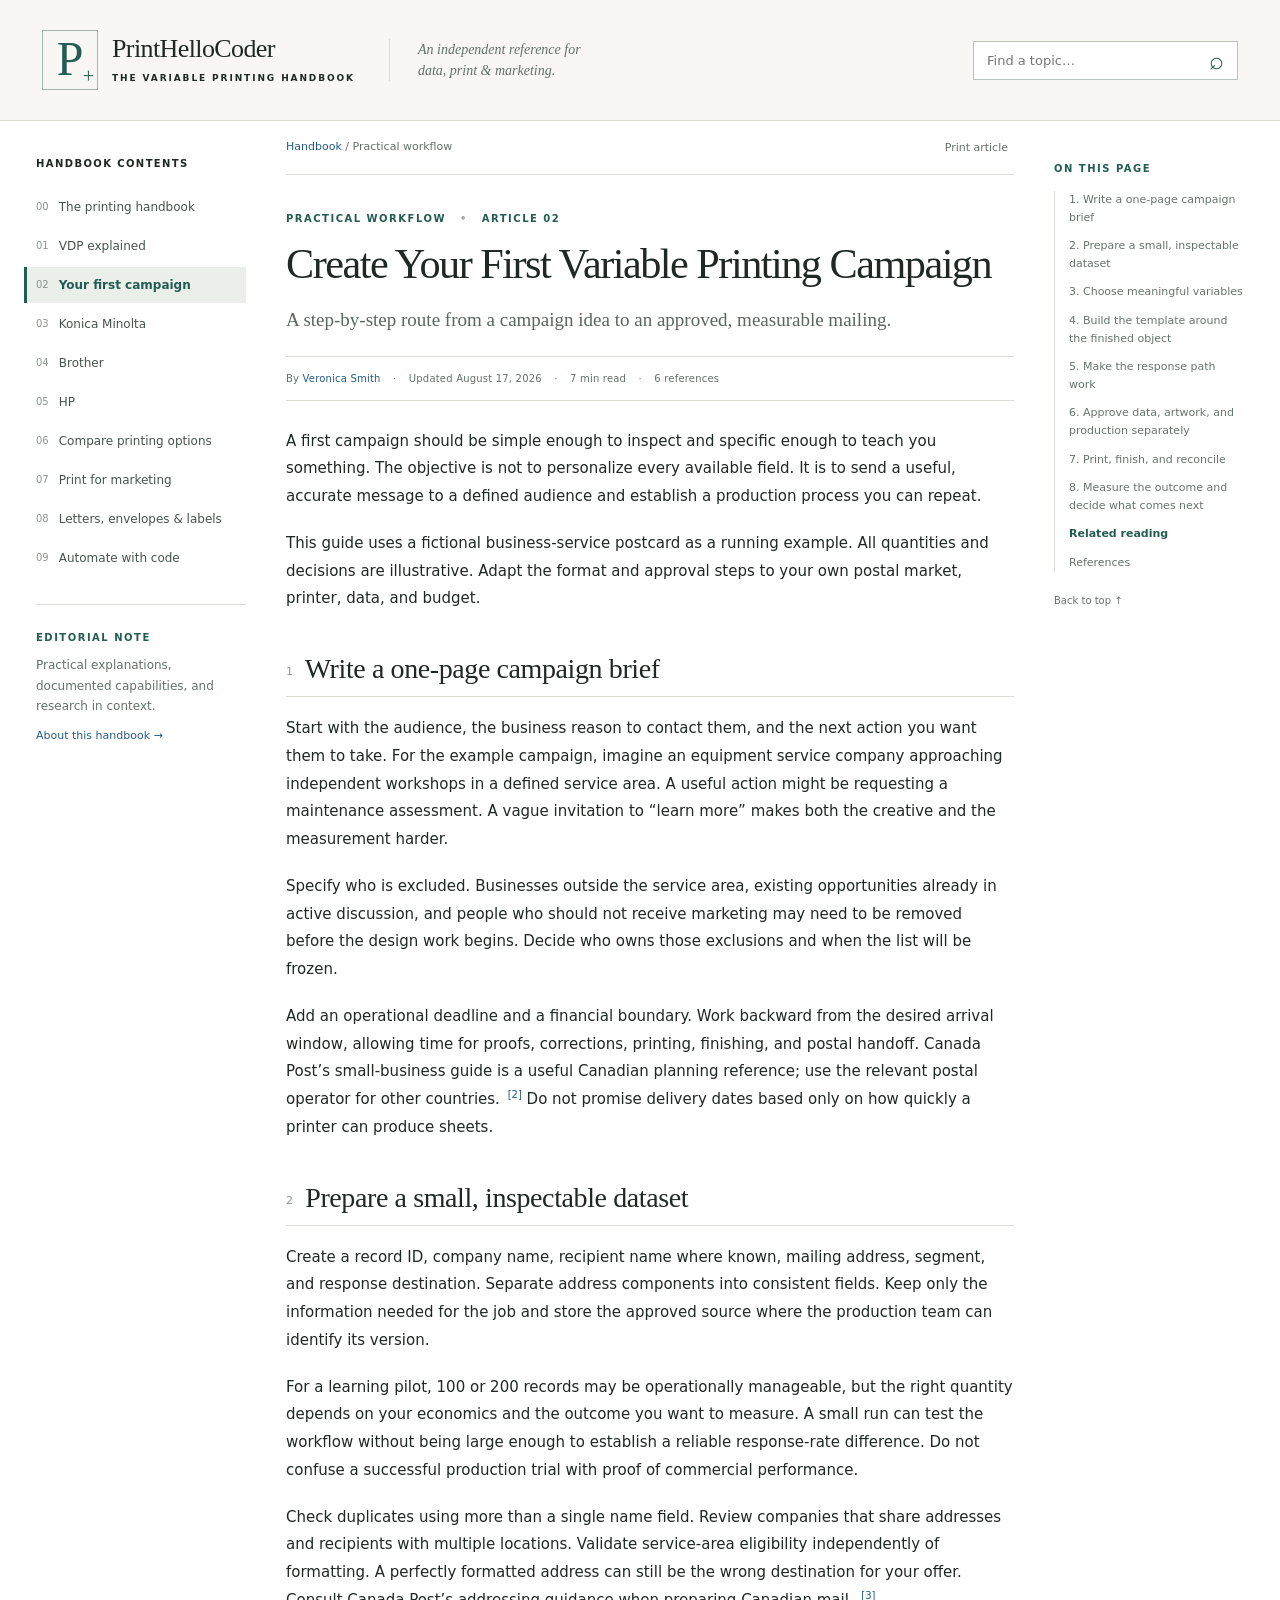
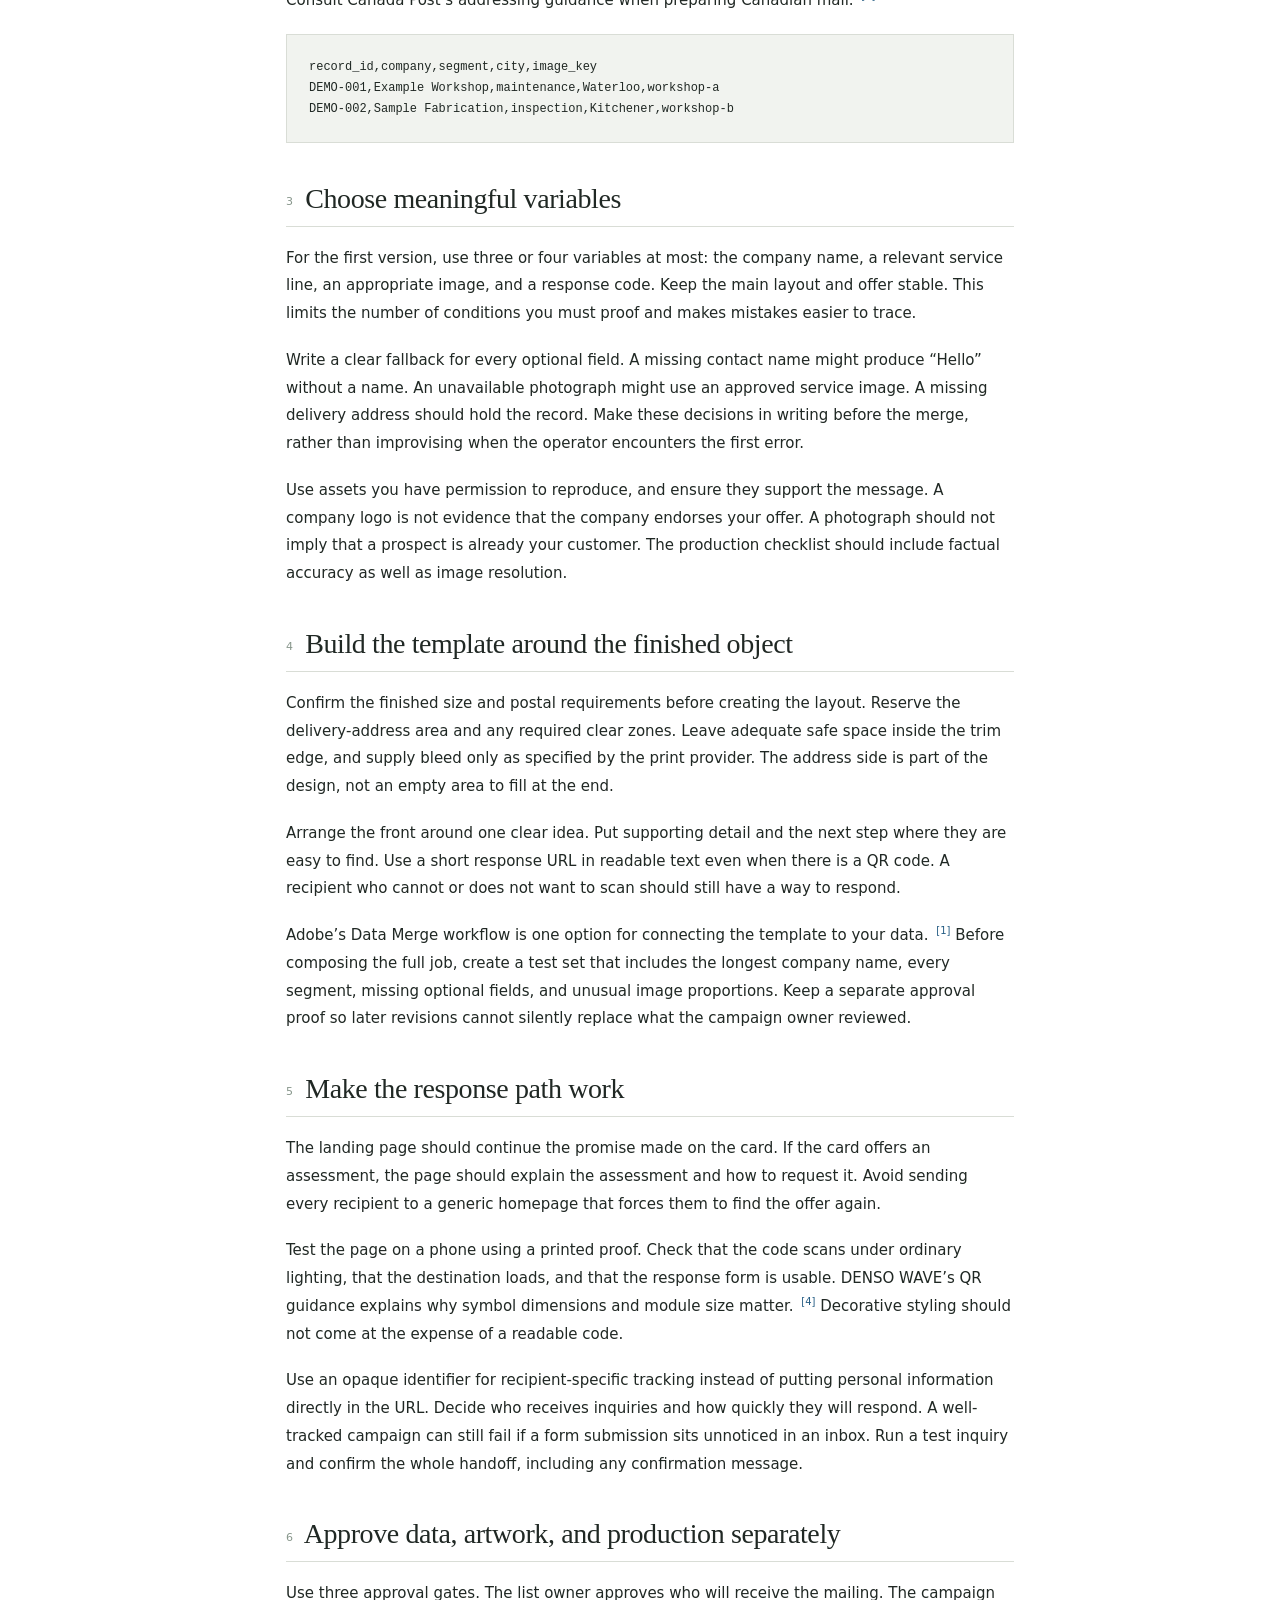
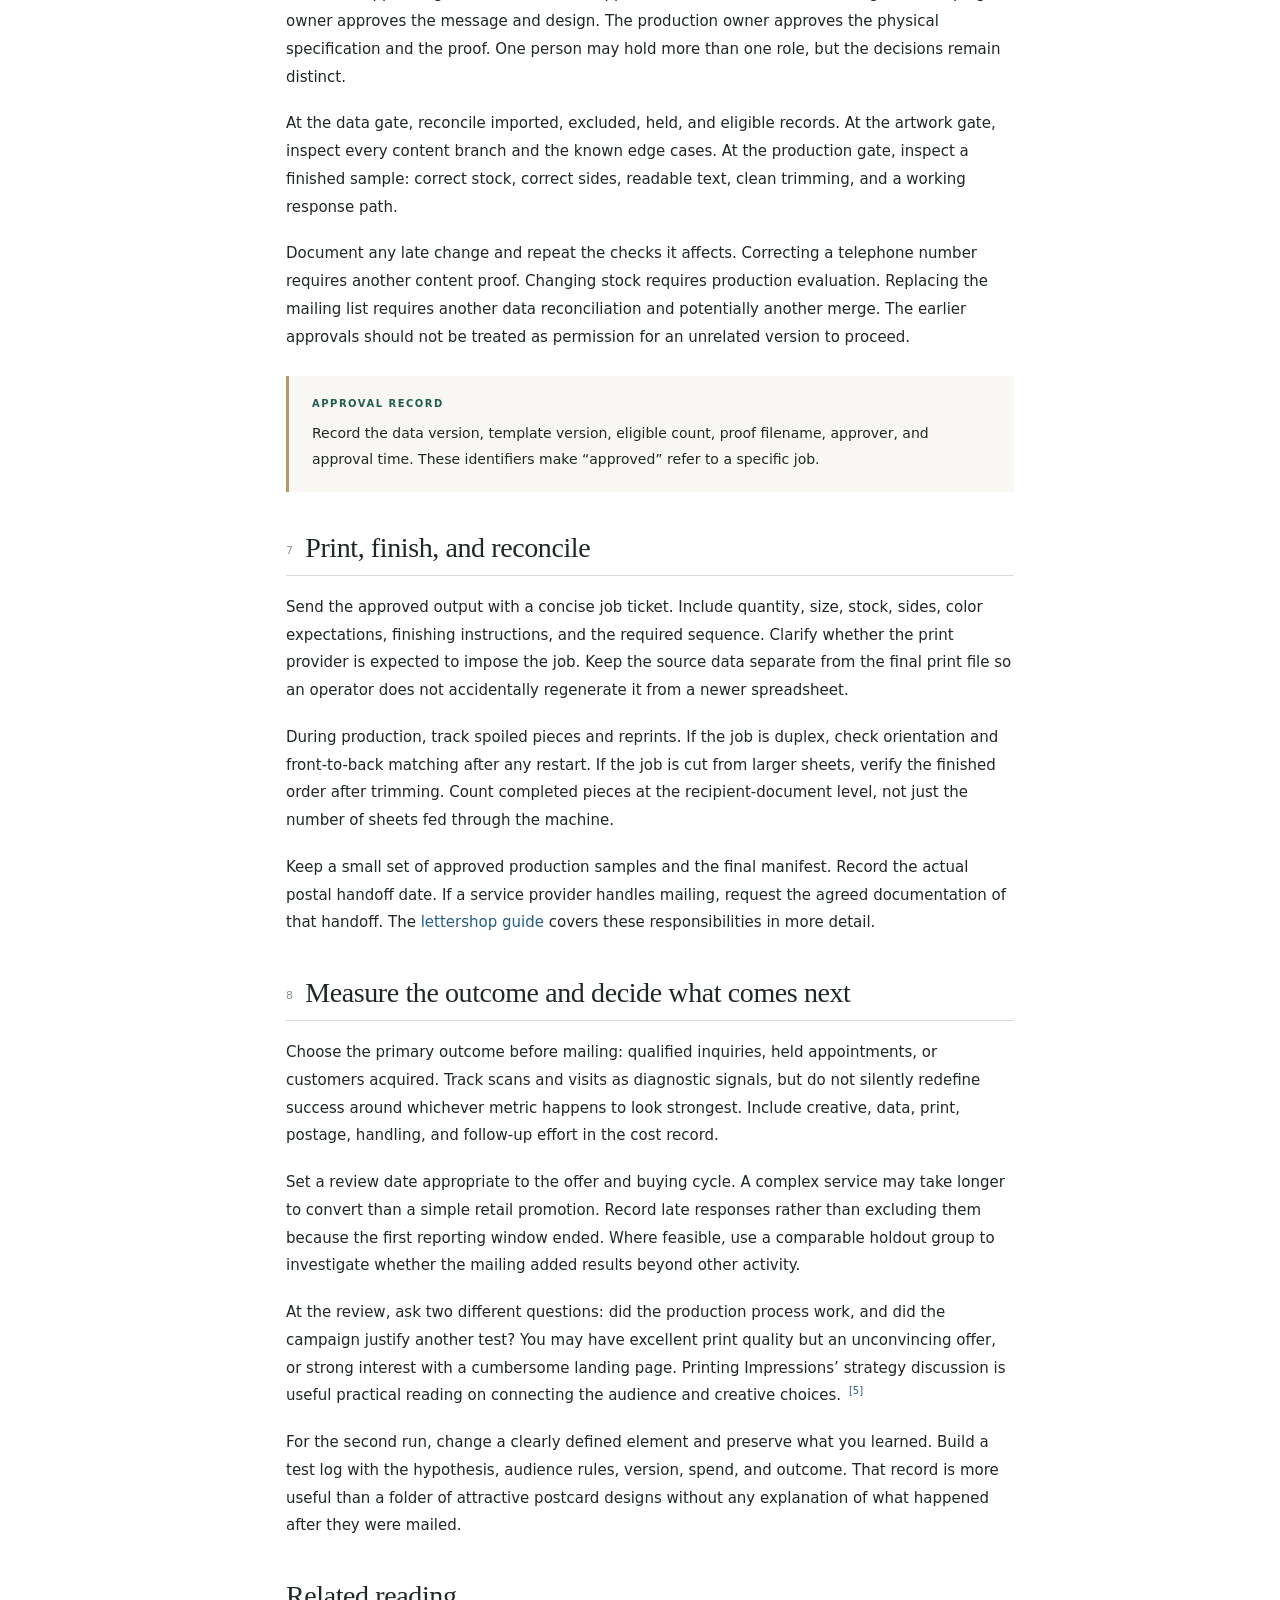
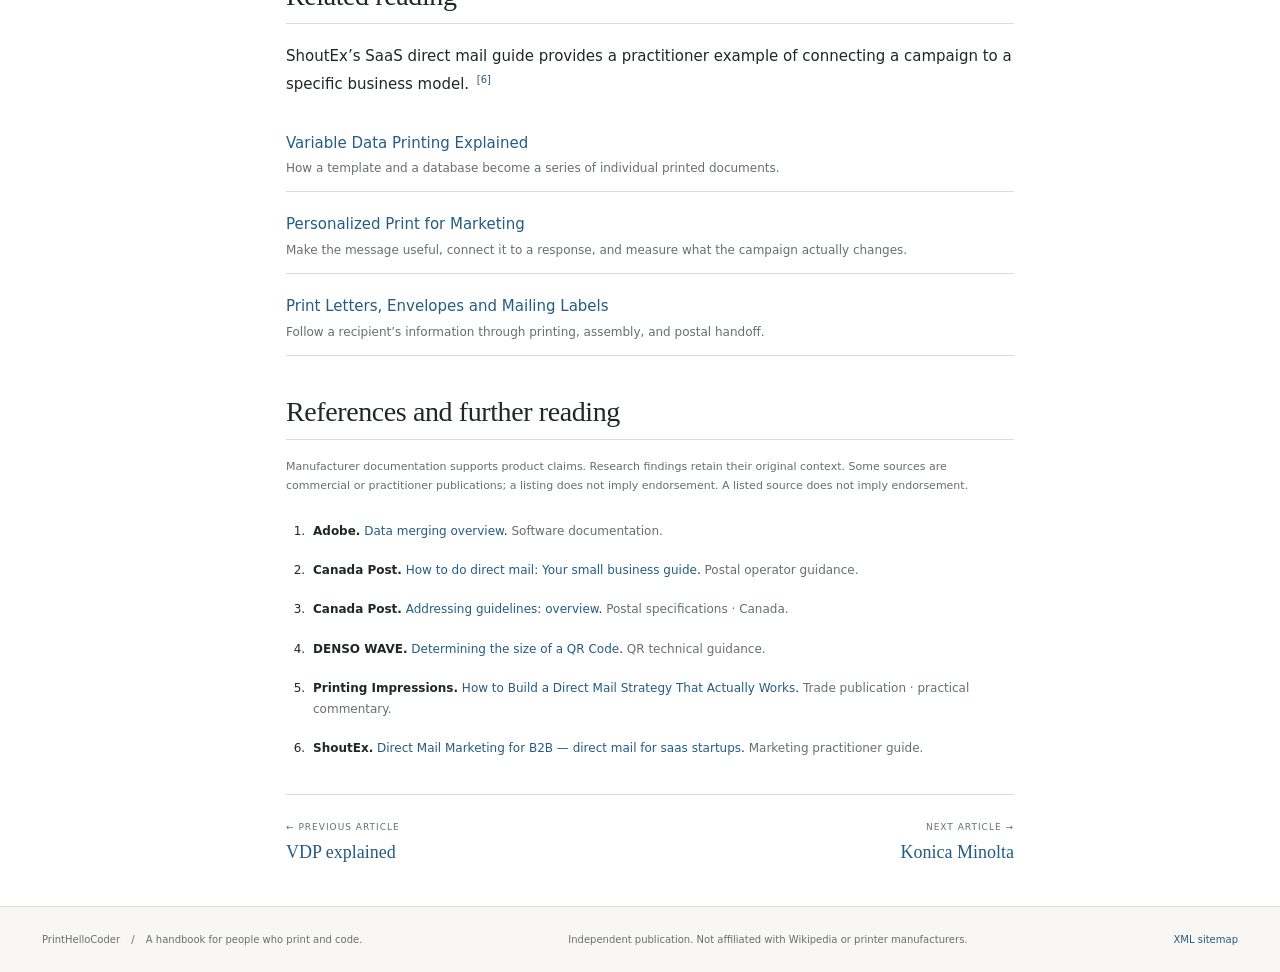
<file: first-campaign/index.html>
<!doctype html>
<html lang="en"><head><meta charset="utf-8"><meta name="viewport" content="width=device-width,initial-scale=1"><title>Create Your First Variable Printing Campaign | PrintHelloCoder</title><meta name="description" content="Plan a variable printing campaign from audience and CSV preparation through template design, proofing, mailing and measurement, with a practical approval checklist."><link rel="canonical" href="https://printhellocoder.github.io/first-campaign/"><meta property="og:title" content="Create Your First Variable Printing Campaign"><meta property="og:description" content="Plan a variable printing campaign from audience and CSV preparation through template design, proofing, mailing and measurement, with a practical approval checklist."><meta property="og:type" content="article"><meta property="og:url" content="https://printhellocoder.github.io/first-campaign/"><meta name="theme-color" content="#f8f7f3"><link rel="icon" href="../assets/favicon.svg" type="image/svg+xml"><link rel="stylesheet" href="../assets/style.css"><script src="../assets/site.js" defer></script><script type="application/ld+json">{"@context":"https://schema.org","@type":"TechArticle","headline":"Create Your First Variable Printing Campaign","description":"Plan a variable printing campaign from audience and CSV preparation through template design, proofing, mailing and measurement, with a practical approval checklist.","url":"https://printhellocoder.github.io/first-campaign/","inLanguage":"en","dateModified":"2026-08-17","author":{"@type":"Person","name":"Veronica Smith","url":"https://printhellocoder.github.io/#about-veronica","image":"https://printhellocoder.github.io/assets/veronica_smith.png"},"publisher":{"@type":"Organization","name":"PrintHelloCoder"},"isPartOf":{"@type":"WebSite","name":"PrintHelloCoder","url":"https://printhellocoder.github.io"}}</script></head>
<body><a class="skip" href="#main">Skip to article</a><header class="masthead"><a href="../" class="brand"><span class="brand-mark" aria-hidden="true">P<span>+</span></span><span><strong>PrintHelloCoder</strong><small>THE VARIABLE PRINTING HANDBOOK</small></span></a><div class="header-note">An independent reference for<br>data, print &amp; marketing.</div><form class="search" role="search"><label class="sr-only" for="search">Search the handbook</label><input id="search" type="search" placeholder="Find a topic…" autocomplete="off"><button type="submit" aria-label="Search">⌕</button><div id="search-results" class="search-results" hidden aria-live="polite"></div></form></header>
<div class="layout"><aside class="sidebar"><details open class="navigation"><summary>Handbook contents</summary><nav aria-label="Handbook"><a href="../"><span>00</span>The printing handbook</a><a href="../variable-data-printing/"><span>01</span>VDP explained</a><a href="../first-campaign/" aria-current="page"><span>02</span>Your first campaign</a><a href="../konica-minolta/"><span>03</span>Konica Minolta</a><a href="../brother/"><span>04</span>Brother</a><a href="../hp/"><span>05</span>HP</a><a href="../compare-printers/"><span>06</span>Compare printing options</a><a href="../marketing/"><span>07</span>Print for marketing</a><a href="../letters-envelopes-labels/"><span>08</span>Letters, envelopes &amp; labels</a><a href="../automation/"><span>09</span>Automate with code</a></nav></details><div class="sidebar-note"><span class="eyebrow">EDITORIAL NOTE</span><p>Practical explanations, documented capabilities, and research in context.</p><a href="../#editorial-approach">About this handbook →</a></div></aside>
<main id="main"><div class="article-tools"><span><a href="../">Handbook</a> / Practical workflow</span><button type="button" id="print-page">Print article</button></div><article><header class="article-header"><div class="eyebrow">Practical workflow <span>•</span> ARTICLE 02</div><h1>Create Your First Variable Printing Campaign</h1><p class="deck">A step-by-step route from a campaign idea to an approved, measurable mailing.</p><div class="article-meta">By <a href="../#about-veronica" rel="author">Veronica Smith</a> <span>·</span> Updated <time datetime="2026-08-17">August 17, 2026</time> <span>·</span> 7 min read <span>·</span> 6 references</div></header><div class="article-body"><p>A first campaign should be simple enough to inspect and specific enough to teach you something. The objective is not to personalize every available field. It is to send a useful, accurate message to a defined audience and establish a production process you can repeat.</p><p>This guide uses a fictional business-service postcard as a running example. All quantities and decisions are illustrative. Adapt the format and approval steps to your own postal market, printer, data, and budget.</p><details class="mobile-toc"><summary>On this page</summary><ol><li><a href="#write-a-one-page-campaign-brief">1. Write a one-page campaign brief</a></li><li><a href="#prepare-a-small-inspectable-dataset">2. Prepare a small, inspectable dataset</a></li><li><a href="#choose-meaningful-variables">3. Choose meaningful variables</a></li><li><a href="#build-the-template-around-the-finished-object">4. Build the template around the finished object</a></li><li><a href="#make-the-response-path-work">5. Make the response path work</a></li><li><a href="#approve-data-artwork-and-production-separately">6. Approve data, artwork, and production separately</a></li><li><a href="#print-finish-and-reconcile">7. Print, finish, and reconcile</a></li><li><a href="#measure-the-outcome-and-decide-what-comes-next">8. Measure the outcome and decide what comes next</a></li><li><a href="#references">References</a></li></ol></details><section id="write-a-one-page-campaign-brief"><h2><span class="section-number">1</span> Write a one-page campaign brief</h2><p>Start with the audience, the business reason to contact them, and the next action you want them to take. For the example campaign, imagine an equipment service company approaching independent workshops in a defined service area. A useful action might be requesting a maintenance assessment. A vague invitation to “learn more” makes both the creative and the measurement harder.</p><p>Specify who is excluded. Businesses outside the service area, existing opportunities already in active discussion, and people who should not receive marketing may need to be removed before the design work begins. Decide who owns those exclusions and when the list will be frozen.</p><p>Add an operational deadline and a financial boundary. Work backward from the desired arrival window, allowing time for proofs, corrections, printing, finishing, and postal handoff. Canada Post’s small-business guide is a useful Canadian planning reference; use the relevant postal operator for other countries. <sup class="citation"><a href="#ref-2" aria-label="Reference 2">[2]</a></sup> Do not promise delivery dates based only on how quickly a printer can produce sheets.</p></section>
<section id="prepare-a-small-inspectable-dataset"><h2><span class="section-number">2</span> Prepare a small, inspectable dataset</h2><p>Create a record ID, company name, recipient name where known, mailing address, segment, and response destination. Separate address components into consistent fields. Keep only the information needed for the job and store the approved source where the production team can identify its version.</p><p>For a learning pilot, 100 or 200 records may be operationally manageable, but the right quantity depends on your economics and the outcome you want to measure. A small run can test the workflow without being large enough to establish a reliable response-rate difference. Do not confuse a successful production trial with proof of commercial performance.</p><p>Check duplicates using more than a single name field. Review companies that share addresses and recipients with multiple locations. Validate service-area eligibility independently of formatting. A perfectly formatted address can still be the wrong destination for your offer. Consult Canada Post’s addressing guidance when preparing Canadian mail. <sup class="citation"><a href="#ref-3" aria-label="Reference 3">[3]</a></sup></p><pre>record_id,company,segment,city,image_key
DEMO-001,Example Workshop,maintenance,Waterloo,workshop-a
DEMO-002,Sample Fabrication,inspection,Kitchener,workshop-b</pre></section>
<section id="choose-meaningful-variables"><h2><span class="section-number">3</span> Choose meaningful variables</h2><p>For the first version, use three or four variables at most: the company name, a relevant service line, an appropriate image, and a response code. Keep the main layout and offer stable. This limits the number of conditions you must proof and makes mistakes easier to trace.</p><p>Write a clear fallback for every optional field. A missing contact name might produce “Hello” without a name. An unavailable photograph might use an approved service image. A missing delivery address should hold the record. Make these decisions in writing before the merge, rather than improvising when the operator encounters the first error.</p><p>Use assets you have permission to reproduce, and ensure they support the message. A company logo is not evidence that the company endorses your offer. A photograph should not imply that a prospect is already your customer. The production checklist should include factual accuracy as well as image resolution.</p></section>
<section id="build-the-template-around-the-finished-object"><h2><span class="section-number">4</span> Build the template around the finished object</h2><p>Confirm the finished size and postal requirements before creating the layout. Reserve the delivery-address area and any required clear zones. Leave adequate safe space inside the trim edge, and supply bleed only as specified by the print provider. The address side is part of the design, not an empty area to fill at the end.</p><p>Arrange the front around one clear idea. Put supporting detail and the next step where they are easy to find. Use a short response URL in readable text even when there is a QR code. A recipient who cannot or does not want to scan should still have a way to respond.</p><p>Adobe’s Data Merge workflow is one option for connecting the template to your data. <sup class="citation"><a href="#ref-1" aria-label="Reference 1">[1]</a></sup> Before composing the full job, create a test set that includes the longest company name, every segment, missing optional fields, and unusual image proportions. Keep a separate approval proof so later revisions cannot silently replace what the campaign owner reviewed.</p></section>
<section id="make-the-response-path-work"><h2><span class="section-number">5</span> Make the response path work</h2><p>The landing page should continue the promise made on the card. If the card offers an assessment, the page should explain the assessment and how to request it. Avoid sending every recipient to a generic homepage that forces them to find the offer again.</p><p>Test the page on a phone using a printed proof. Check that the code scans under ordinary lighting, that the destination loads, and that the response form is usable. DENSO WAVE’s QR guidance explains why symbol dimensions and module size matter. <sup class="citation"><a href="#ref-4" aria-label="Reference 4">[4]</a></sup> Decorative styling should not come at the expense of a readable code.</p><p>Use an opaque identifier for recipient-specific tracking instead of putting personal information directly in the URL. Decide who receives inquiries and how quickly they will respond. A well-tracked campaign can still fail if a form submission sits unnoticed in an inbox. Run a test inquiry and confirm the whole handoff, including any confirmation message.</p></section>
<section id="approve-data-artwork-and-production-separately"><h2><span class="section-number">6</span> Approve data, artwork, and production separately</h2><p>Use three approval gates. The list owner approves who will receive the mailing. The campaign owner approves the message and design. The production owner approves the physical specification and the proof. One person may hold more than one role, but the decisions remain distinct.</p><p>At the data gate, reconcile imported, excluded, held, and eligible records. At the artwork gate, inspect every content branch and the known edge cases. At the production gate, inspect a finished sample: correct stock, correct sides, readable text, clean trimming, and a working response path.</p><p>Document any late change and repeat the checks it affects. Correcting a telephone number requires another content proof. Changing stock requires production evaluation. Replacing the mailing list requires another data reconciliation and potentially another merge. The earlier approvals should not be treated as permission for an unrelated version to proceed.</p><div class="callout"><span class="eyebrow">APPROVAL RECORD</span><p>Record the data version, template version, eligible count, proof filename, approver, and approval time. These identifiers make “approved” refer to a specific job.</p></div></section>
<section id="print-finish-and-reconcile"><h2><span class="section-number">7</span> Print, finish, and reconcile</h2><p>Send the approved output with a concise job ticket. Include quantity, size, stock, sides, color expectations, finishing instructions, and the required sequence. Clarify whether the print provider is expected to impose the job. Keep the source data separate from the final print file so an operator does not accidentally regenerate it from a newer spreadsheet.</p><p>During production, track spoiled pieces and reprints. If the job is duplex, check orientation and front-to-back matching after any restart. If the job is cut from larger sheets, verify the finished order after trimming. Count completed pieces at the recipient-document level, not just the number of sheets fed through the machine.</p><p>Keep a small set of approved production samples and the final manifest. Record the actual postal handoff date. If a service provider handles mailing, request the agreed documentation of that handoff. The <a href="../letters-envelopes-labels/">lettershop guide</a> covers these responsibilities in more detail.</p></section>
<section id="measure-the-outcome-and-decide-what-comes-next"><h2><span class="section-number">8</span> Measure the outcome and decide what comes next</h2><p>Choose the primary outcome before mailing: qualified inquiries, held appointments, or customers acquired. Track scans and visits as diagnostic signals, but do not silently redefine success around whichever metric happens to look strongest. Include creative, data, print, postage, handling, and follow-up effort in the cost record.</p><p>Set a review date appropriate to the offer and buying cycle. A complex service may take longer to convert than a simple retail promotion. Record late responses rather than excluding them because the first reporting window ended. Where feasible, use a comparable holdout group to investigate whether the mailing added results beyond other activity.</p><p>At the review, ask two different questions: did the production process work, and did the campaign justify another test? You may have excellent print quality but an unconvincing offer, or strong interest with a cumbersome landing page. Printing Impressions’ strategy discussion is useful practical reading on connecting the audience and creative choices. <sup class="citation"><a href="#ref-5" aria-label="Reference 5">[5]</a></sup></p><p>For the second run, change a clearly defined element and preserve what you learned. Build a test log with the hypothesis, audience rules, version, spend, and outcome. That record is more useful than a folder of attractive postcard designs without any explanation of what happened after they were mailed.</p></section><section id="related-reading"><h2>Related reading</h2><p></p><p>ShoutEx’s SaaS direct mail guide provides a practitioner example of connecting a campaign to a specific business model. <sup class="citation"><a href="#ref-6" aria-label="Reference 6">[6]</a></sup></p><ul class="related-internal"><li><a href="../variable-data-printing/">Variable Data Printing Explained</a><span>How a template and a database become a series of individual printed documents.</span></li><li><a href="../marketing/">Personalized Print for Marketing</a><span>Make the message useful, connect it to a response, and measure what the campaign actually changes.</span></li><li><a href="../letters-envelopes-labels/">Print Letters, Envelopes and Mailing Labels</a><span>Follow a recipient’s information through printing, assembly, and postal handoff.</span></li></ul></section><section id="references" class="references"><h2>References and further reading</h2><p class="source-note">Manufacturer documentation supports product claims. Research findings retain their original context. Some sources are commercial or practitioner publications; a listing does not imply endorsement. A listed source does not imply endorsement.</p><ol><li id="ref-1"><span class="ref-publisher">Adobe.</span> <a href="https://helpx.adobe.com/indesign/desktop/automation-and-scripting/merge-data/data-merging-overview.html">Data merging overview</a>. <span class="ref-type">Software documentation.</span></li><li id="ref-2"><span class="ref-publisher">Canada Post.</span> <a href="https://www.canadapost-postescanada.ca/blogs/business/marketing/how-to-do-direct-mail-your-small-business-guide-to-launching-a-direct-mail-campaign/">How to do direct mail: Your small business guide</a>. <span class="ref-type">Postal operator guidance.</span></li><li id="ref-3"><span class="ref-publisher">Canada Post.</span> <a href="https://www.canadapost-postescanada.ca/cpc/en/support/articles/addressing-guidelines/overview.page">Addressing guidelines: overview</a>. <span class="ref-type">Postal specifications · Canada.</span></li><li id="ref-4"><span class="ref-publisher">DENSO WAVE.</span> <a href="https://www.qrcode.com/en/howto/code.html">Determining the size of a QR Code</a>. <span class="ref-type">QR technical guidance.</span></li><li id="ref-5"><span class="ref-publisher">Printing Impressions.</span> <a href="https://www.piworld.com/how-to-build-a-direct-mail-strategy-that-actually-works/">How to Build a Direct Mail Strategy That Actually Works</a>. <span class="ref-type">Trade publication · practical commentary.</span></li><li id="ref-6"><span class="ref-publisher">ShoutEx.</span> <a href="https://guides.shoutex.com/direct-mail-marketing/direct-mail-for-saas-startups/">Direct Mail Marketing for B2B — direct mail for saas startups</a>. <span class="ref-type">Marketing practitioner guide.</span></li></ol></section></div></article><nav class="page-turn" aria-label="Next and previous articles"><a href="../variable-data-printing/"><small>← PREVIOUS ARTICLE</small>VDP explained</a><a href="../konica-minolta/"><small>NEXT ARTICLE →</small>Konica Minolta</a></nav></main>
<aside class="toc"><div class="eyebrow">ON THIS PAGE</div><ol><li><a href="#write-a-one-page-campaign-brief">1. Write a one-page campaign brief</a></li><li><a href="#prepare-a-small-inspectable-dataset">2. Prepare a small, inspectable dataset</a></li><li><a href="#choose-meaningful-variables">3. Choose meaningful variables</a></li><li><a href="#build-the-template-around-the-finished-object">4. Build the template around the finished object</a></li><li><a href="#make-the-response-path-work">5. Make the response path work</a></li><li><a href="#approve-data-artwork-and-production-separately">6. Approve data, artwork, and production separately</a></li><li><a href="#print-finish-and-reconcile">7. Print, finish, and reconcile</a></li><li><a href="#measure-the-outcome-and-decide-what-comes-next">8. Measure the outcome and decide what comes next</a></li><li><a href="#related-reading">Related reading</a></li><li><a href="#references">References</a></li></ol><a class="back-top" href="#main">Back to top ↑</a></aside></div><footer><span>PrintHelloCoder <span class="footer-dot">/</span> A handbook for people who print and code.</span><span>Independent publication. Not affiliated with Wikipedia or printer manufacturers.</span><a href="../sitemap.xml">XML sitemap</a></footer></body></html>
</file>
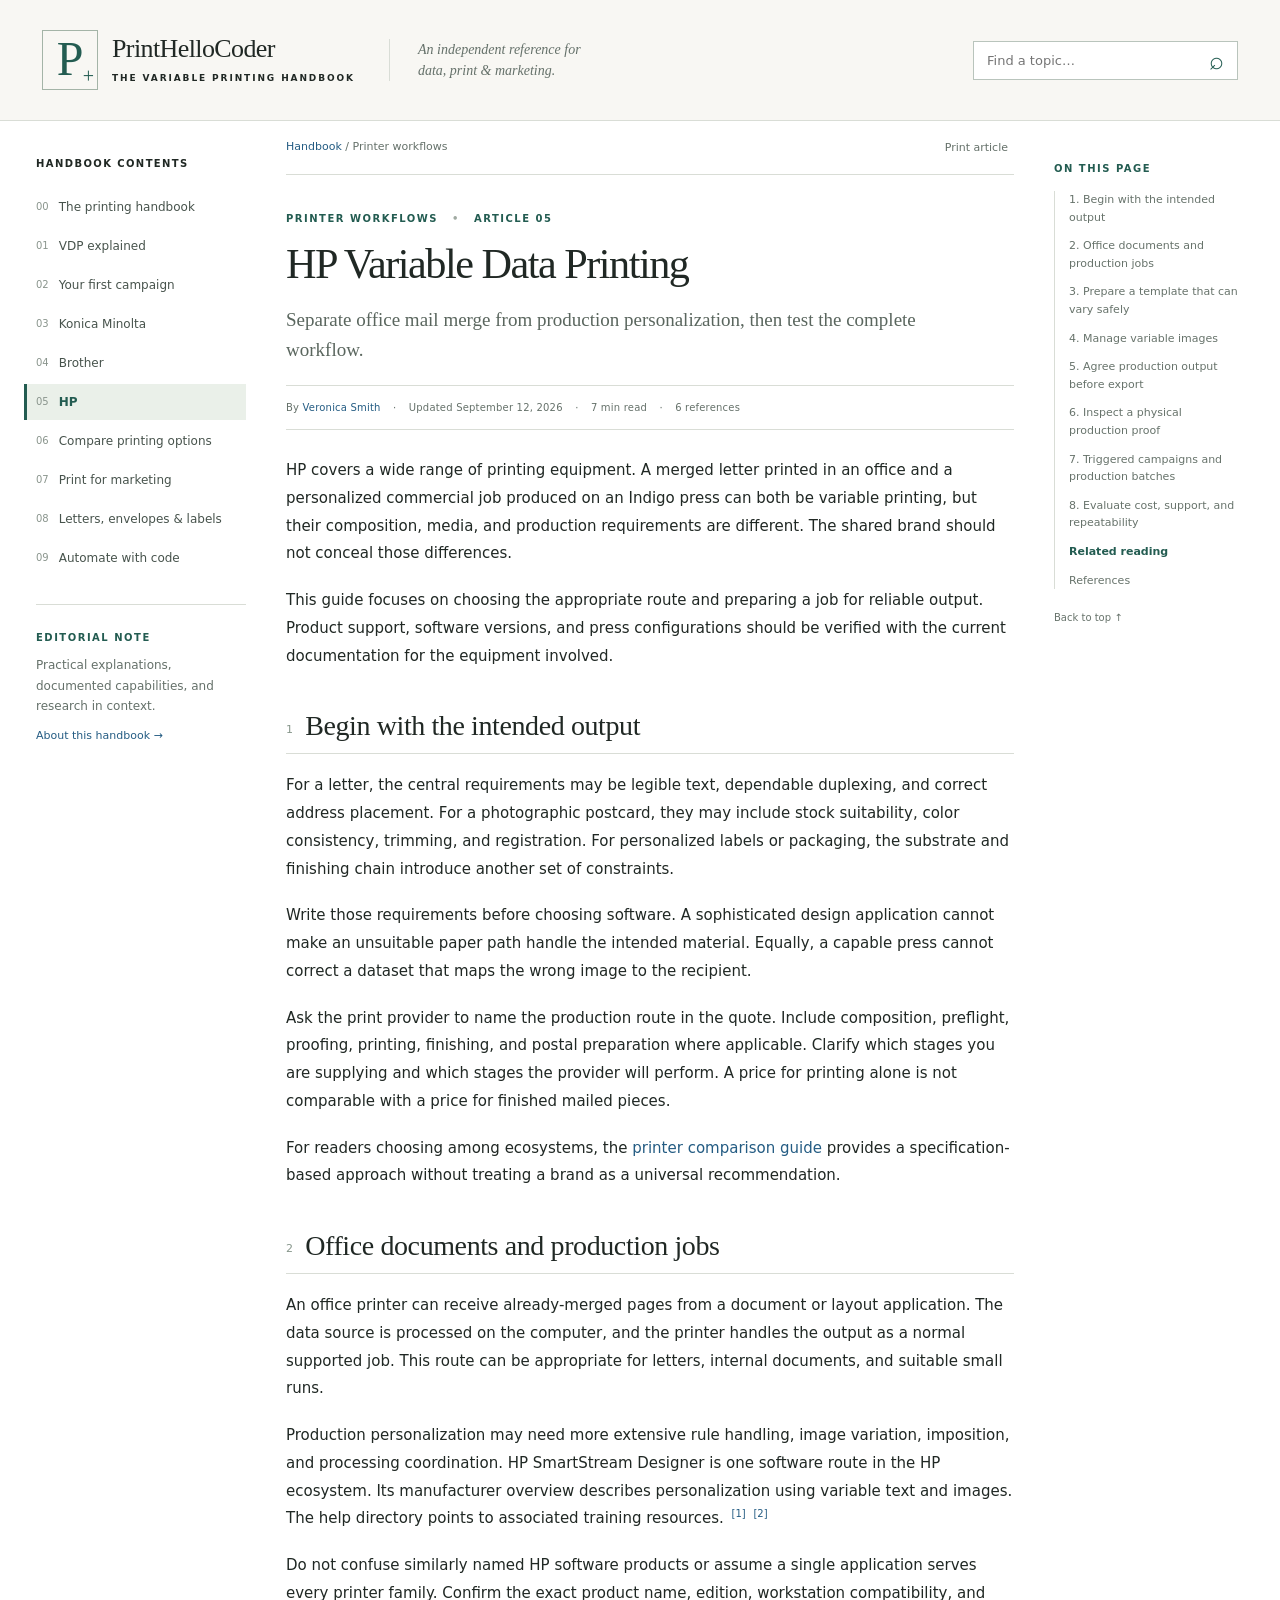
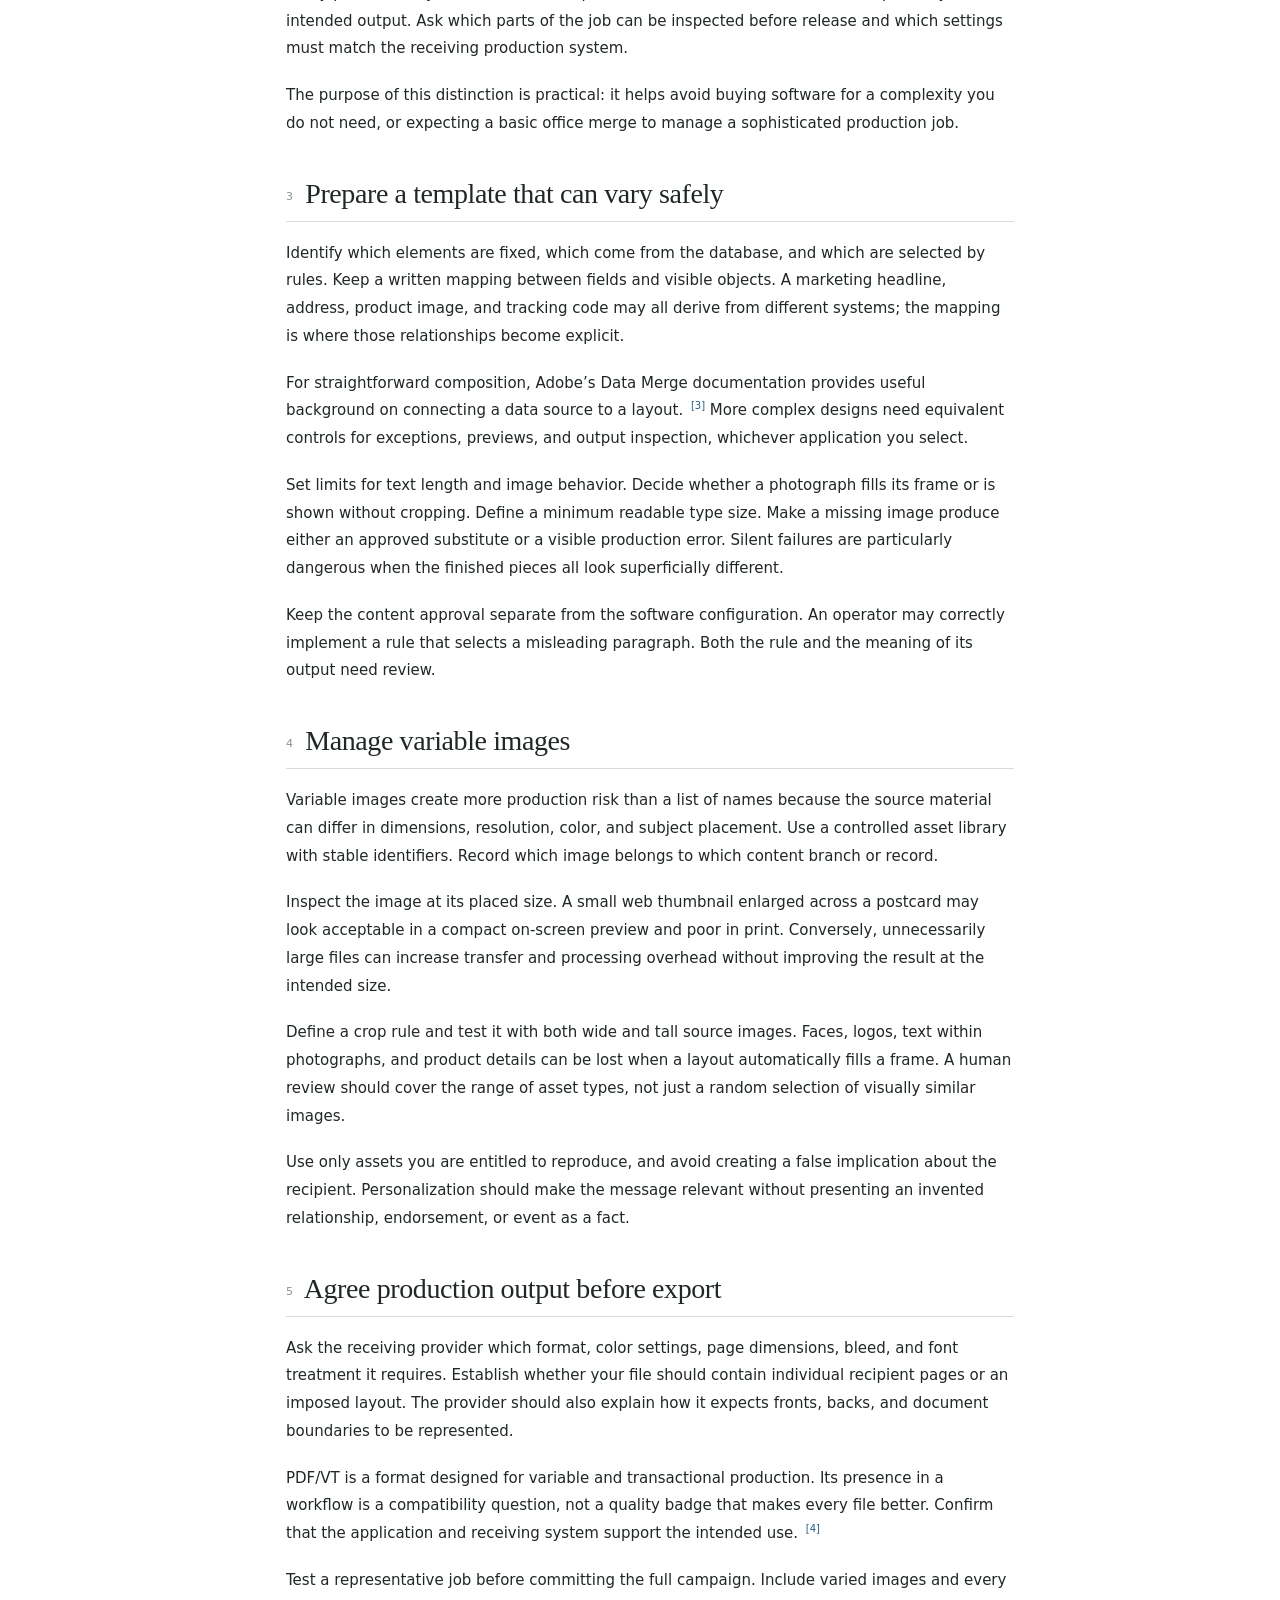
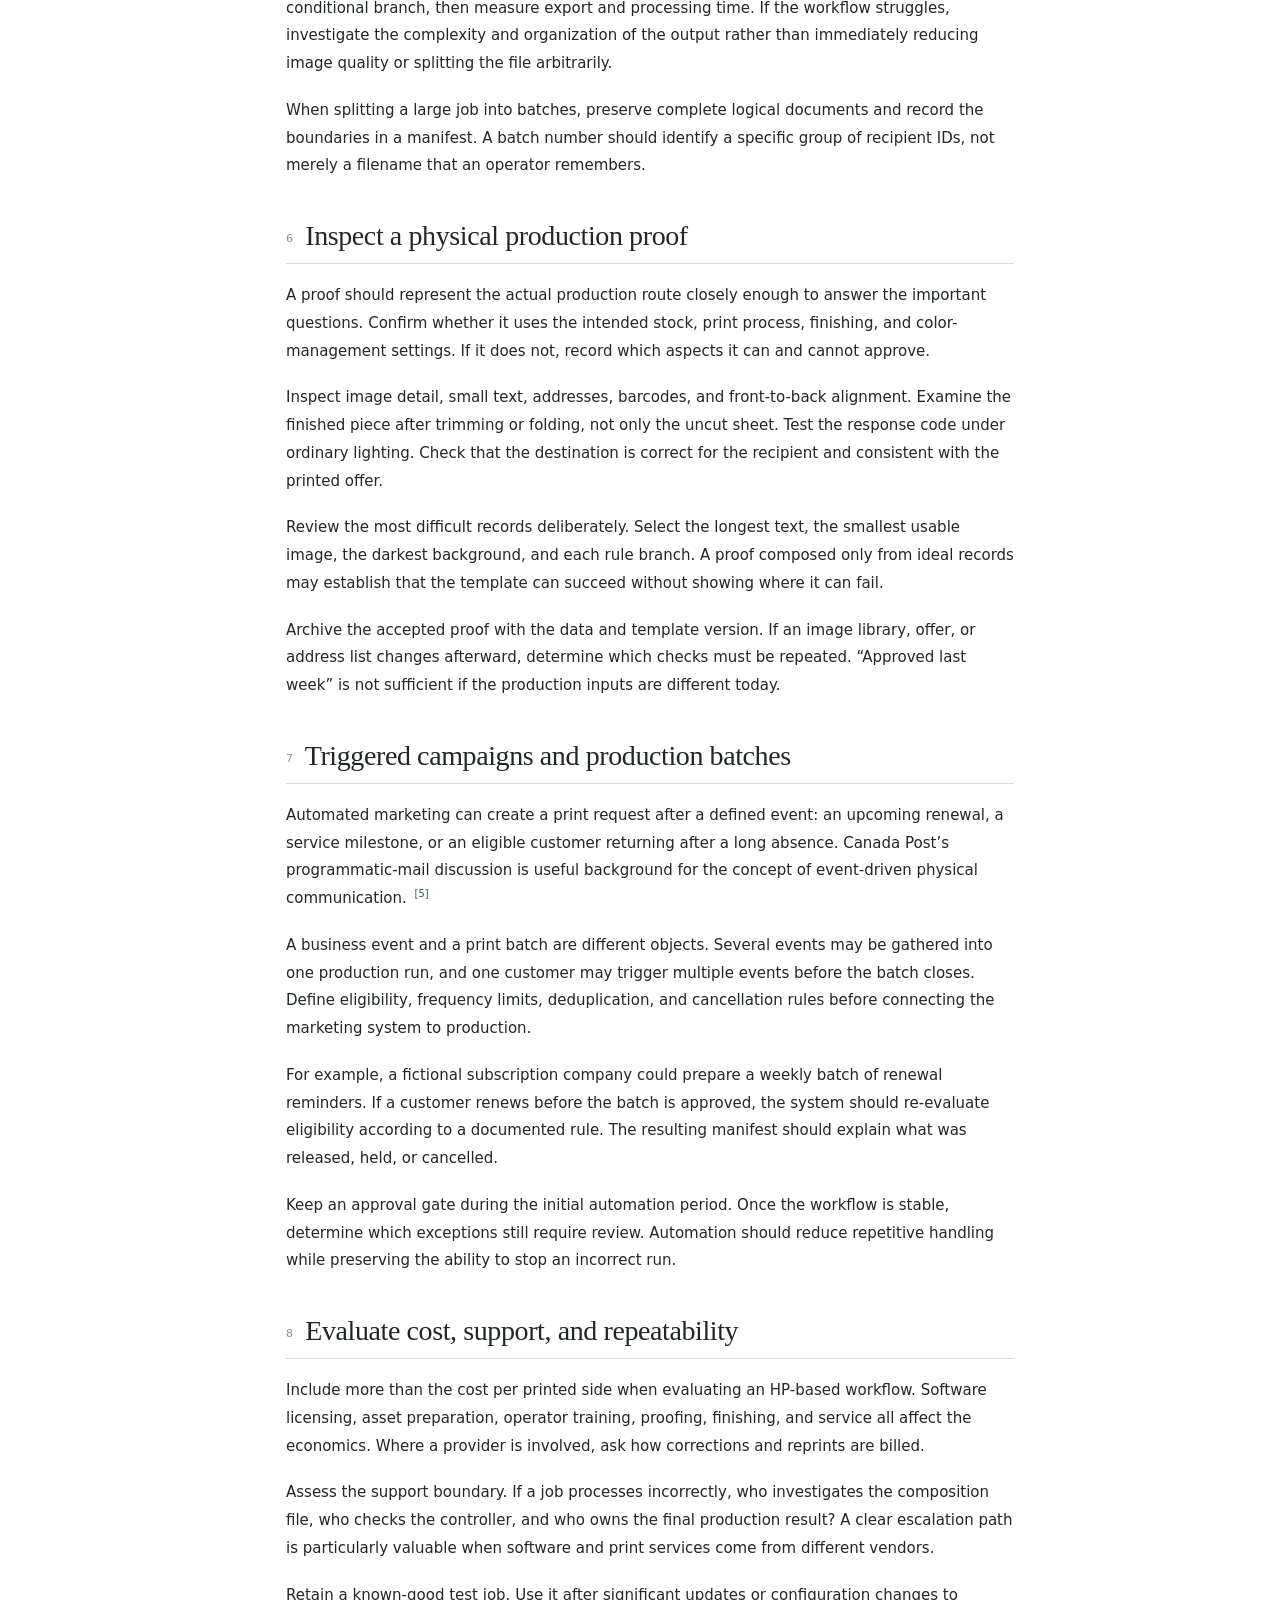
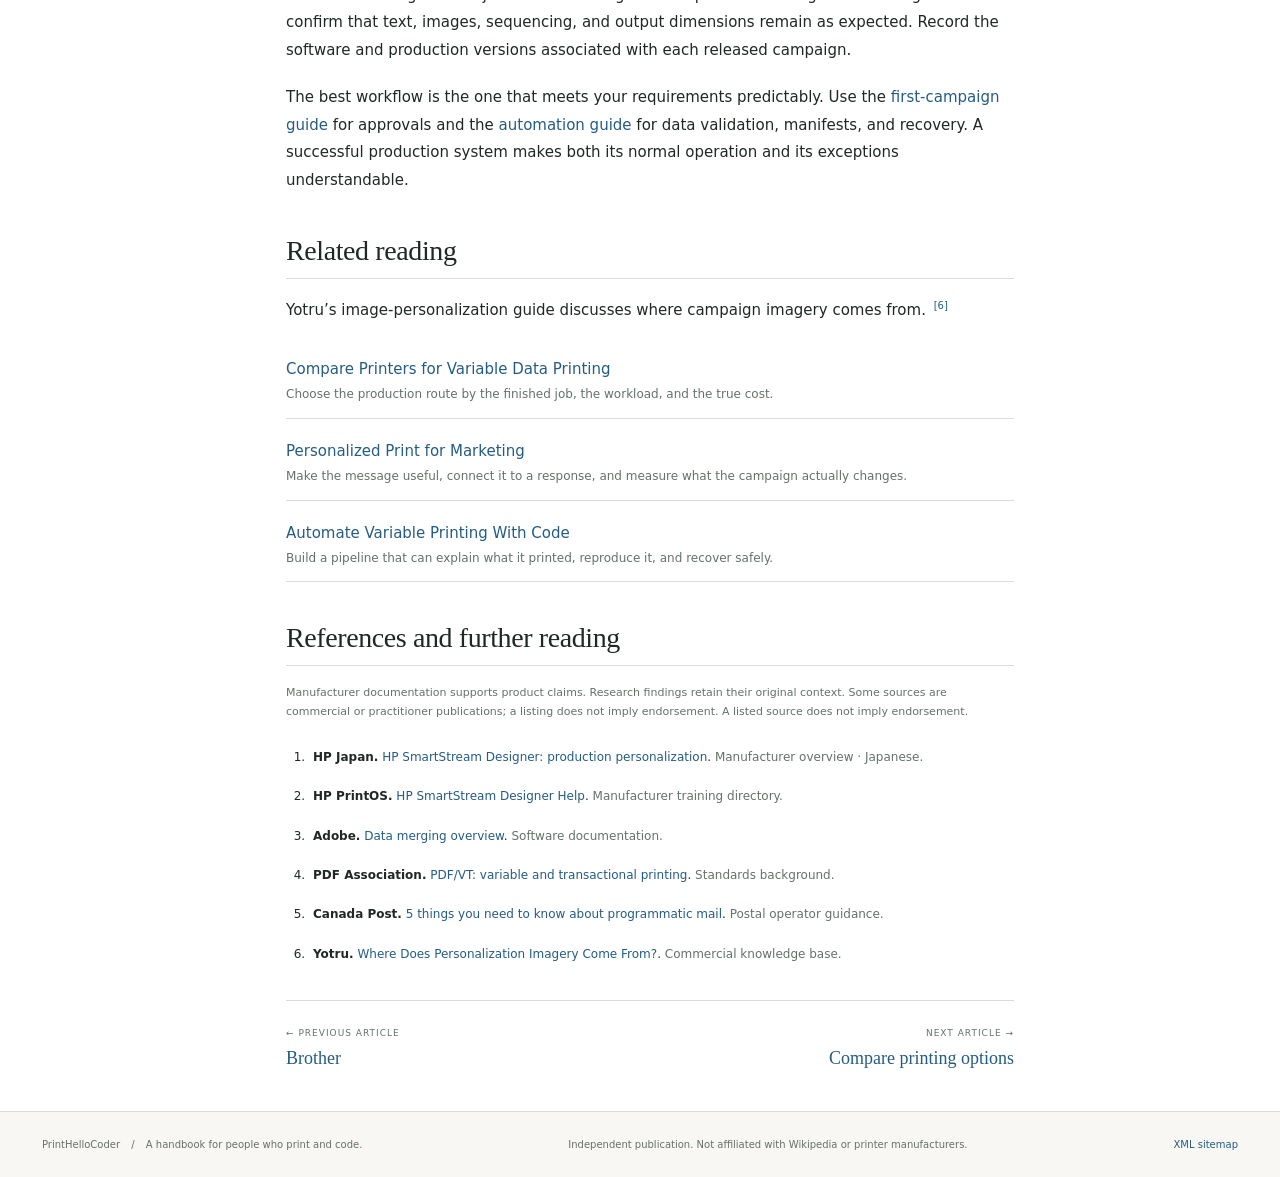
<file: hp/index.html>
<!doctype html>
<html lang="en"><head><meta charset="utf-8"><meta name="viewport" content="width=device-width,initial-scale=1"><title>HP Variable Printing: Office Workflows &amp; SmartStream | PrintHelloCoder</title><meta name="description" content="Understand HP variable printing routes, from merged office documents to SmartStream Designer and production workflows, with image and proofing guidance."><link rel="canonical" href="https://printhellocoder.github.io/hp/"><meta property="og:title" content="HP Variable Data Printing"><meta property="og:description" content="Understand HP variable printing routes, from merged office documents to SmartStream Designer and production workflows, with image and proofing guidance."><meta property="og:type" content="article"><meta property="og:url" content="https://printhellocoder.github.io/hp/"><meta name="theme-color" content="#f8f7f3"><link rel="icon" href="../assets/favicon.svg" type="image/svg+xml"><link rel="stylesheet" href="../assets/style.css"><script src="../assets/site.js" defer></script><script type="application/ld+json">{"@context":"https://schema.org","@type":"TechArticle","headline":"HP Variable Data Printing","description":"Understand HP variable printing routes, from merged office documents to SmartStream Designer and production workflows, with image and proofing guidance.","url":"https://printhellocoder.github.io/hp/","inLanguage":"en","dateModified":"2026-09-12","author":{"@type":"Person","name":"Veronica Smith","url":"https://printhellocoder.github.io/#about-veronica","image":"https://printhellocoder.github.io/assets/veronica_smith.png"},"publisher":{"@type":"Organization","name":"PrintHelloCoder"},"isPartOf":{"@type":"WebSite","name":"PrintHelloCoder","url":"https://printhellocoder.github.io"}}</script></head>
<body><a class="skip" href="#main">Skip to article</a><header class="masthead"><a href="../" class="brand"><span class="brand-mark" aria-hidden="true">P<span>+</span></span><span><strong>PrintHelloCoder</strong><small>THE VARIABLE PRINTING HANDBOOK</small></span></a><div class="header-note">An independent reference for<br>data, print &amp; marketing.</div><form class="search" role="search"><label class="sr-only" for="search">Search the handbook</label><input id="search" type="search" placeholder="Find a topic…" autocomplete="off"><button type="submit" aria-label="Search">⌕</button><div id="search-results" class="search-results" hidden aria-live="polite"></div></form></header>
<div class="layout"><aside class="sidebar"><details open class="navigation"><summary>Handbook contents</summary><nav aria-label="Handbook"><a href="../"><span>00</span>The printing handbook</a><a href="../variable-data-printing/"><span>01</span>VDP explained</a><a href="../first-campaign/"><span>02</span>Your first campaign</a><a href="../konica-minolta/"><span>03</span>Konica Minolta</a><a href="../brother/"><span>04</span>Brother</a><a href="../hp/" aria-current="page"><span>05</span>HP</a><a href="../compare-printers/"><span>06</span>Compare printing options</a><a href="../marketing/"><span>07</span>Print for marketing</a><a href="../letters-envelopes-labels/"><span>08</span>Letters, envelopes &amp; labels</a><a href="../automation/"><span>09</span>Automate with code</a></nav></details><div class="sidebar-note"><span class="eyebrow">EDITORIAL NOTE</span><p>Practical explanations, documented capabilities, and research in context.</p><a href="../#editorial-approach">About this handbook →</a></div></aside>
<main id="main"><div class="article-tools"><span><a href="../">Handbook</a> / Printer workflows</span><button type="button" id="print-page">Print article</button></div><article><header class="article-header"><div class="eyebrow">Printer workflows <span>•</span> ARTICLE 05</div><h1>HP Variable Data Printing</h1><p class="deck">Separate office mail merge from production personalization, then test the complete workflow.</p><div class="article-meta">By <a href="../#about-veronica" rel="author">Veronica Smith</a> <span>·</span> Updated <time datetime="2026-09-12">September 12, 2026</time> <span>·</span> 7 min read <span>·</span> 6 references</div></header><div class="article-body"><p>HP covers a wide range of printing equipment. A merged letter printed in an office and a personalized commercial job produced on an Indigo press can both be variable printing, but their composition, media, and production requirements are different. The shared brand should not conceal those differences.</p><p>This guide focuses on choosing the appropriate route and preparing a job for reliable output. Product support, software versions, and press configurations should be verified with the current documentation for the equipment involved.</p><details class="mobile-toc"><summary>On this page</summary><ol><li><a href="#begin-with-the-intended-output">1. Begin with the intended output</a></li><li><a href="#office-documents-and-production-jobs">2. Office documents and production jobs</a></li><li><a href="#prepare-a-template-that-can-vary-safely">3. Prepare a template that can vary safely</a></li><li><a href="#manage-variable-images">4. Manage variable images</a></li><li><a href="#agree-production-output-before-export">5. Agree production output before export</a></li><li><a href="#inspect-a-physical-production-proof">6. Inspect a physical production proof</a></li><li><a href="#triggered-campaigns-and-production-batches">7. Triggered campaigns and production batches</a></li><li><a href="#evaluate-cost-support-and-repeatability">8. Evaluate cost, support, and repeatability</a></li><li><a href="#references">References</a></li></ol></details><section id="begin-with-the-intended-output"><h2><span class="section-number">1</span> Begin with the intended output</h2><p>For a letter, the central requirements may be legible text, dependable duplexing, and correct address placement. For a photographic postcard, they may include stock suitability, color consistency, trimming, and registration. For personalized labels or packaging, the substrate and finishing chain introduce another set of constraints.</p><p>Write those requirements before choosing software. A sophisticated design application cannot make an unsuitable paper path handle the intended material. Equally, a capable press cannot correct a dataset that maps the wrong image to the recipient.</p><p>Ask the print provider to name the production route in the quote. Include composition, preflight, proofing, printing, finishing, and postal preparation where applicable. Clarify which stages you are supplying and which stages the provider will perform. A price for printing alone is not comparable with a price for finished mailed pieces.</p><p>For readers choosing among ecosystems, the <a href="../compare-printers/">printer comparison guide</a> provides a specification-based approach without treating a brand as a universal recommendation.</p></section>
<section id="office-documents-and-production-jobs"><h2><span class="section-number">2</span> Office documents and production jobs</h2><p>An office printer can receive already-merged pages from a document or layout application. The data source is processed on the computer, and the printer handles the output as a normal supported job. This route can be appropriate for letters, internal documents, and suitable small runs.</p><p>Production personalization may need more extensive rule handling, image variation, imposition, and processing coordination. HP SmartStream Designer is one software route in the HP ecosystem. Its manufacturer overview describes personalization using variable text and images. The help directory points to associated training resources. <sup class="citation"><a href="#ref-1" aria-label="Reference 1">[1]</a></sup> <sup class="citation"><a href="#ref-2" aria-label="Reference 2">[2]</a></sup></p><p>Do not confuse similarly named HP software products or assume a single application serves every printer family. Confirm the exact product name, edition, workstation compatibility, and intended output. Ask which parts of the job can be inspected before release and which settings must match the receiving production system.</p><p>The purpose of this distinction is practical: it helps avoid buying software for a complexity you do not need, or expecting a basic office merge to manage a sophisticated production job.</p></section>
<section id="prepare-a-template-that-can-vary-safely"><h2><span class="section-number">3</span> Prepare a template that can vary safely</h2><p>Identify which elements are fixed, which come from the database, and which are selected by rules. Keep a written mapping between fields and visible objects. A marketing headline, address, product image, and tracking code may all derive from different systems; the mapping is where those relationships become explicit.</p><p>For straightforward composition, Adobe’s Data Merge documentation provides useful background on connecting a data source to a layout. <sup class="citation"><a href="#ref-3" aria-label="Reference 3">[3]</a></sup> More complex designs need equivalent controls for exceptions, previews, and output inspection, whichever application you select.</p><p>Set limits for text length and image behavior. Decide whether a photograph fills its frame or is shown without cropping. Define a minimum readable type size. Make a missing image produce either an approved substitute or a visible production error. Silent failures are particularly dangerous when the finished pieces all look superficially different.</p><p>Keep the content approval separate from the software configuration. An operator may correctly implement a rule that selects a misleading paragraph. Both the rule and the meaning of its output need review.</p></section>
<section id="manage-variable-images"><h2><span class="section-number">4</span> Manage variable images</h2><p>Variable images create more production risk than a list of names because the source material can differ in dimensions, resolution, color, and subject placement. Use a controlled asset library with stable identifiers. Record which image belongs to which content branch or record.</p><p>Inspect the image at its placed size. A small web thumbnail enlarged across a postcard may look acceptable in a compact on-screen preview and poor in print. Conversely, unnecessarily large files can increase transfer and processing overhead without improving the result at the intended size.</p><p>Define a crop rule and test it with both wide and tall source images. Faces, logos, text within photographs, and product details can be lost when a layout automatically fills a frame. A human review should cover the range of asset types, not just a random selection of visually similar images.</p><p>Use only assets you are entitled to reproduce, and avoid creating a false implication about the recipient. Personalization should make the message relevant without presenting an invented relationship, endorsement, or event as a fact.</p></section>
<section id="agree-production-output-before-export"><h2><span class="section-number">5</span> Agree production output before export</h2><p>Ask the receiving provider which format, color settings, page dimensions, bleed, and font treatment it requires. Establish whether your file should contain individual recipient pages or an imposed layout. The provider should also explain how it expects fronts, backs, and document boundaries to be represented.</p><p>PDF/VT is a format designed for variable and transactional production. Its presence in a workflow is a compatibility question, not a quality badge that makes every file better. Confirm that the application and receiving system support the intended use. <sup class="citation"><a href="#ref-4" aria-label="Reference 4">[4]</a></sup></p><p>Test a representative job before committing the full campaign. Include varied images and every conditional branch, then measure export and processing time. If the workflow struggles, investigate the complexity and organization of the output rather than immediately reducing image quality or splitting the file arbitrarily.</p><p>When splitting a large job into batches, preserve complete logical documents and record the boundaries in a manifest. A batch number should identify a specific group of recipient IDs, not merely a filename that an operator remembers.</p></section>
<section id="inspect-a-physical-production-proof"><h2><span class="section-number">6</span> Inspect a physical production proof</h2><p>A proof should represent the actual production route closely enough to answer the important questions. Confirm whether it uses the intended stock, print process, finishing, and color-management settings. If it does not, record which aspects it can and cannot approve.</p><p>Inspect image detail, small text, addresses, barcodes, and front-to-back alignment. Examine the finished piece after trimming or folding, not only the uncut sheet. Test the response code under ordinary lighting. Check that the destination is correct for the recipient and consistent with the printed offer.</p><p>Review the most difficult records deliberately. Select the longest text, the smallest usable image, the darkest background, and each rule branch. A proof composed only from ideal records may establish that the template can succeed without showing where it can fail.</p><p>Archive the accepted proof with the data and template version. If an image library, offer, or address list changes afterward, determine which checks must be repeated. “Approved last week” is not sufficient if the production inputs are different today.</p></section>
<section id="triggered-campaigns-and-production-batches"><h2><span class="section-number">7</span> Triggered campaigns and production batches</h2><p>Automated marketing can create a print request after a defined event: an upcoming renewal, a service milestone, or an eligible customer returning after a long absence. Canada Post’s programmatic-mail discussion is useful background for the concept of event-driven physical communication. <sup class="citation"><a href="#ref-5" aria-label="Reference 5">[5]</a></sup></p><p>A business event and a print batch are different objects. Several events may be gathered into one production run, and one customer may trigger multiple events before the batch closes. Define eligibility, frequency limits, deduplication, and cancellation rules before connecting the marketing system to production.</p><p>For example, a fictional subscription company could prepare a weekly batch of renewal reminders. If a customer renews before the batch is approved, the system should re-evaluate eligibility according to a documented rule. The resulting manifest should explain what was released, held, or cancelled.</p><p>Keep an approval gate during the initial automation period. Once the workflow is stable, determine which exceptions still require review. Automation should reduce repetitive handling while preserving the ability to stop an incorrect run.</p></section>
<section id="evaluate-cost-support-and-repeatability"><h2><span class="section-number">8</span> Evaluate cost, support, and repeatability</h2><p>Include more than the cost per printed side when evaluating an HP-based workflow. Software licensing, asset preparation, operator training, proofing, finishing, and service all affect the economics. Where a provider is involved, ask how corrections and reprints are billed.</p><p>Assess the support boundary. If a job processes incorrectly, who investigates the composition file, who checks the controller, and who owns the final production result? A clear escalation path is particularly valuable when software and print services come from different vendors.</p><p>Retain a known-good test job. Use it after significant updates or configuration changes to confirm that text, images, sequencing, and output dimensions remain as expected. Record the software and production versions associated with each released campaign.</p><p>The best workflow is the one that meets your requirements predictably. Use the <a href="../first-campaign/">first-campaign guide</a> for approvals and the <a href="../automation/">automation guide</a> for data validation, manifests, and recovery. A successful production system makes both its normal operation and its exceptions understandable.</p></section><section id="related-reading"><h2>Related reading</h2><p>Yotru’s image-personalization guide discusses where campaign imagery comes from. <sup class="citation"><a href="#ref-6" aria-label="Reference 6">[6]</a></sup></p><ul class="related-internal"><li><a href="../compare-printers/">Compare Printers for Variable Data Printing</a><span>Choose the production route by the finished job, the workload, and the true cost.</span></li><li><a href="../marketing/">Personalized Print for Marketing</a><span>Make the message useful, connect it to a response, and measure what the campaign actually changes.</span></li><li><a href="../automation/">Automate Variable Printing With Code</a><span>Build a pipeline that can explain what it printed, reproduce it, and recover safely.</span></li></ul></section><section id="references" class="references"><h2>References and further reading</h2><p class="source-note">Manufacturer documentation supports product claims. Research findings retain their original context. Some sources are commercial or practitioner publications; a listing does not imply endorsement. A listed source does not imply endorsement.</p><ol><li id="ref-1"><span class="ref-publisher">HP Japan.</span> <a href="https://jp.ext.hp.com/printers/digital-presses/indigo/printing/30om12/">HP SmartStream Designer: production personalization</a>. <span class="ref-type">Manufacturer overview · Japanese.</span></li><li id="ref-2"><span class="ref-publisher">HP PrintOS.</span> <a href="https://intercom.help/hp-printos/en/articles/2510176-hp-smartstream-designer-help">HP SmartStream Designer Help</a>. <span class="ref-type">Manufacturer training directory.</span></li><li id="ref-3"><span class="ref-publisher">Adobe.</span> <a href="https://helpx.adobe.com/indesign/desktop/automation-and-scripting/merge-data/data-merging-overview.html">Data merging overview</a>. <span class="ref-type">Software documentation.</span></li><li id="ref-4"><span class="ref-publisher">PDF Association.</span> <a href="https://pdfa.org/resource/pdfvt-flyer/">PDF/VT: variable and transactional printing</a>. <span class="ref-type">Standards background.</span></li><li id="ref-5"><span class="ref-publisher">Canada Post.</span> <a href="https://www.canadapost-postescanada.ca/blogs/business/marketing/10-things-you-need-to-know-about-the-power-of-programmatic-mail/">5 things you need to know about programmatic mail</a>. <span class="ref-type">Postal operator guidance.</span></li><li id="ref-6"><span class="ref-publisher">Yotru.</span> <a href="https://yotru.com/knowledge-base/where-does-personalization-imagery-come-from">Where Does Personalization Imagery Come From?</a>. <span class="ref-type">Commercial knowledge base.</span></li></ol></section></div></article><nav class="page-turn" aria-label="Next and previous articles"><a href="../brother/"><small>← PREVIOUS ARTICLE</small>Brother</a><a href="../compare-printers/"><small>NEXT ARTICLE →</small>Compare printing options</a></nav></main>
<aside class="toc"><div class="eyebrow">ON THIS PAGE</div><ol><li><a href="#begin-with-the-intended-output">1. Begin with the intended output</a></li><li><a href="#office-documents-and-production-jobs">2. Office documents and production jobs</a></li><li><a href="#prepare-a-template-that-can-vary-safely">3. Prepare a template that can vary safely</a></li><li><a href="#manage-variable-images">4. Manage variable images</a></li><li><a href="#agree-production-output-before-export">5. Agree production output before export</a></li><li><a href="#inspect-a-physical-production-proof">6. Inspect a physical production proof</a></li><li><a href="#triggered-campaigns-and-production-batches">7. Triggered campaigns and production batches</a></li><li><a href="#evaluate-cost-support-and-repeatability">8. Evaluate cost, support, and repeatability</a></li><li><a href="#related-reading">Related reading</a></li><li><a href="#references">References</a></li></ol><a class="back-top" href="#main">Back to top ↑</a></aside></div><footer><span>PrintHelloCoder <span class="footer-dot">/</span> A handbook for people who print and code.</span><span>Independent publication. Not affiliated with Wikipedia or printer manufacturers.</span><a href="../sitemap.xml">XML sitemap</a></footer></body></html>
</file>
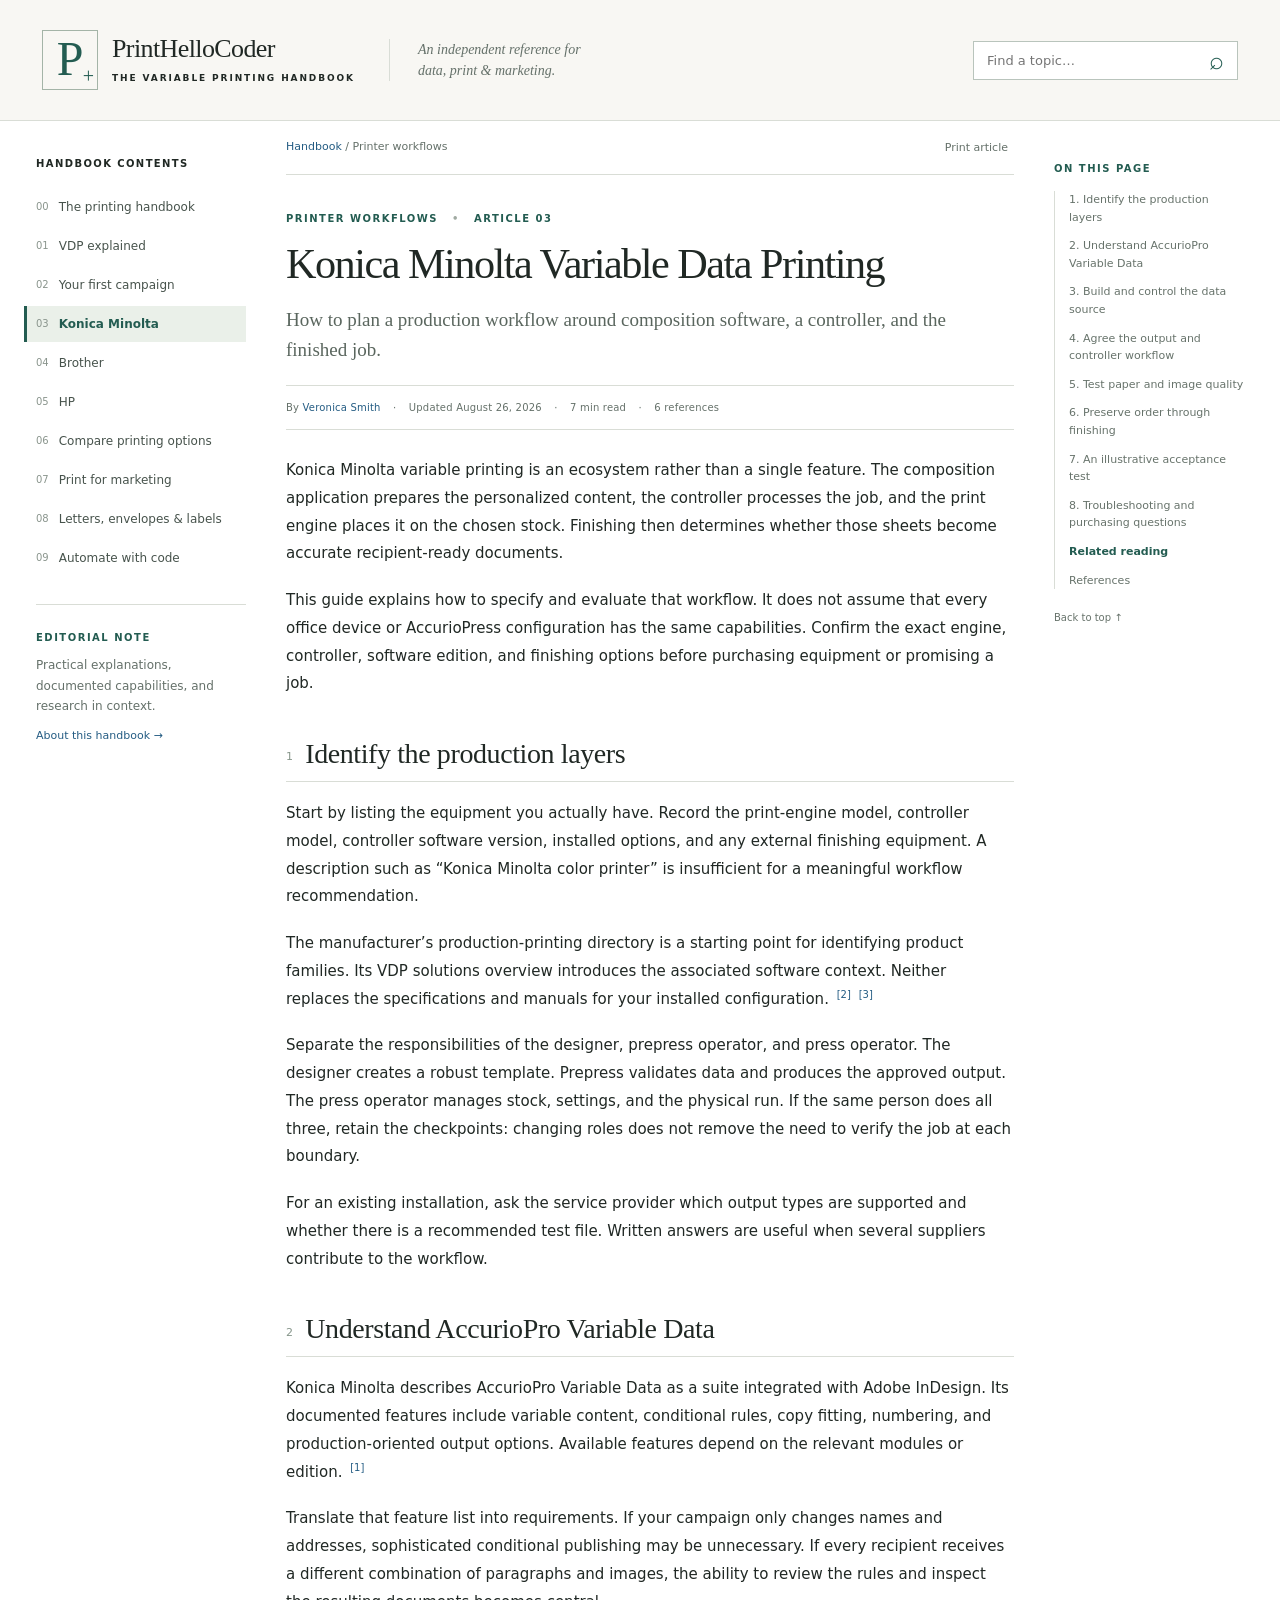
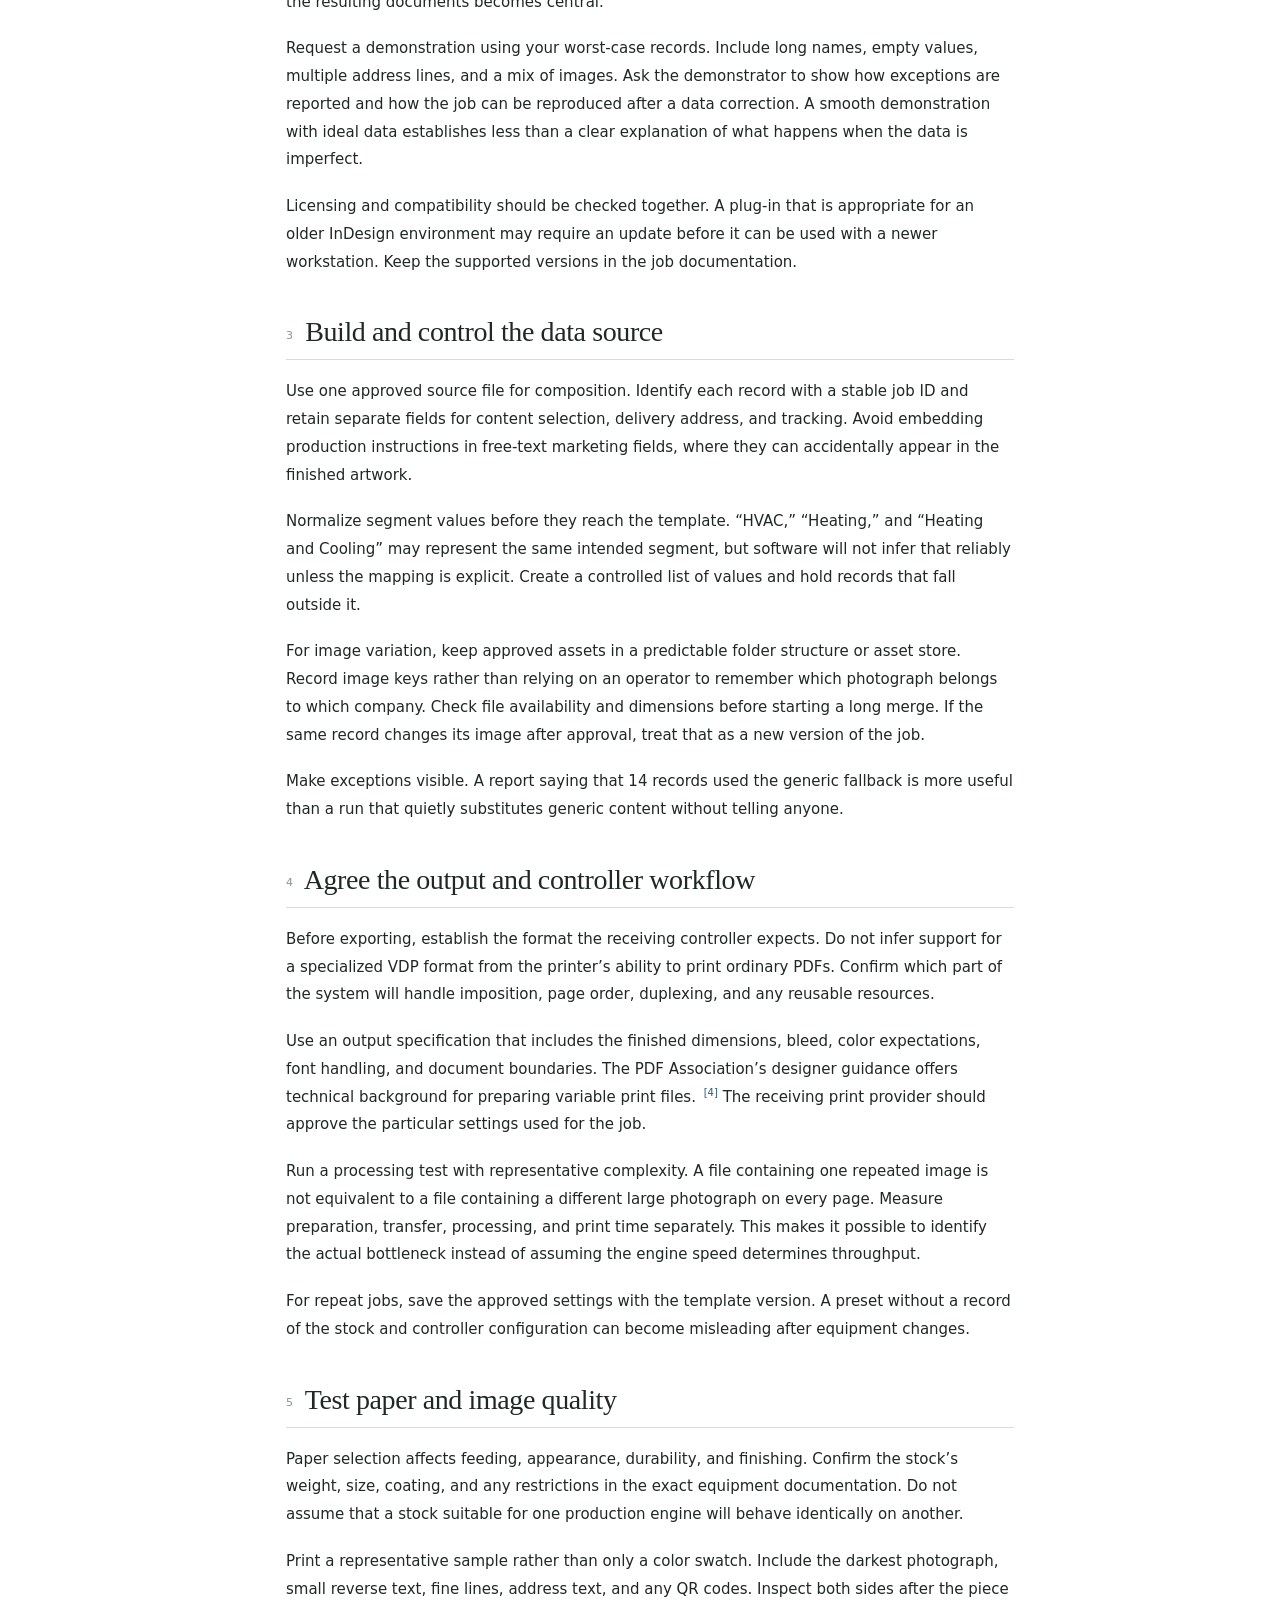
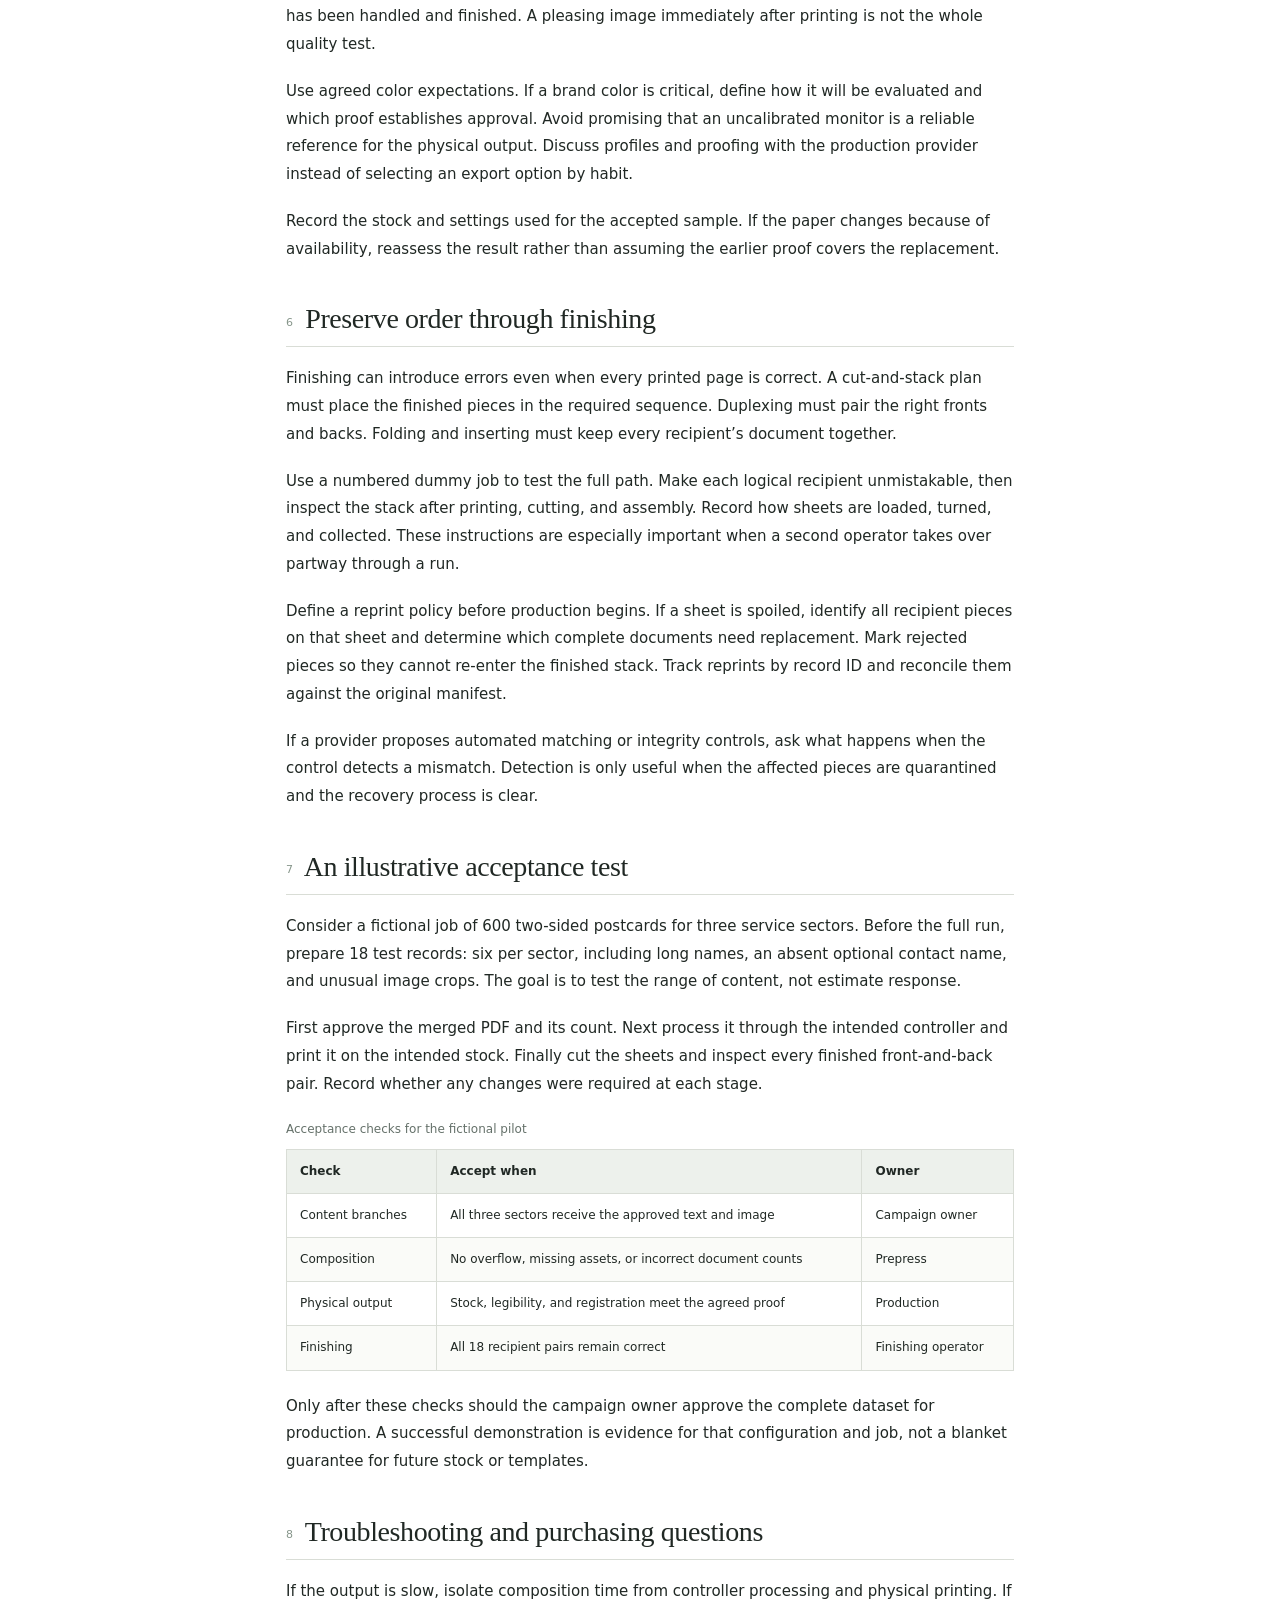
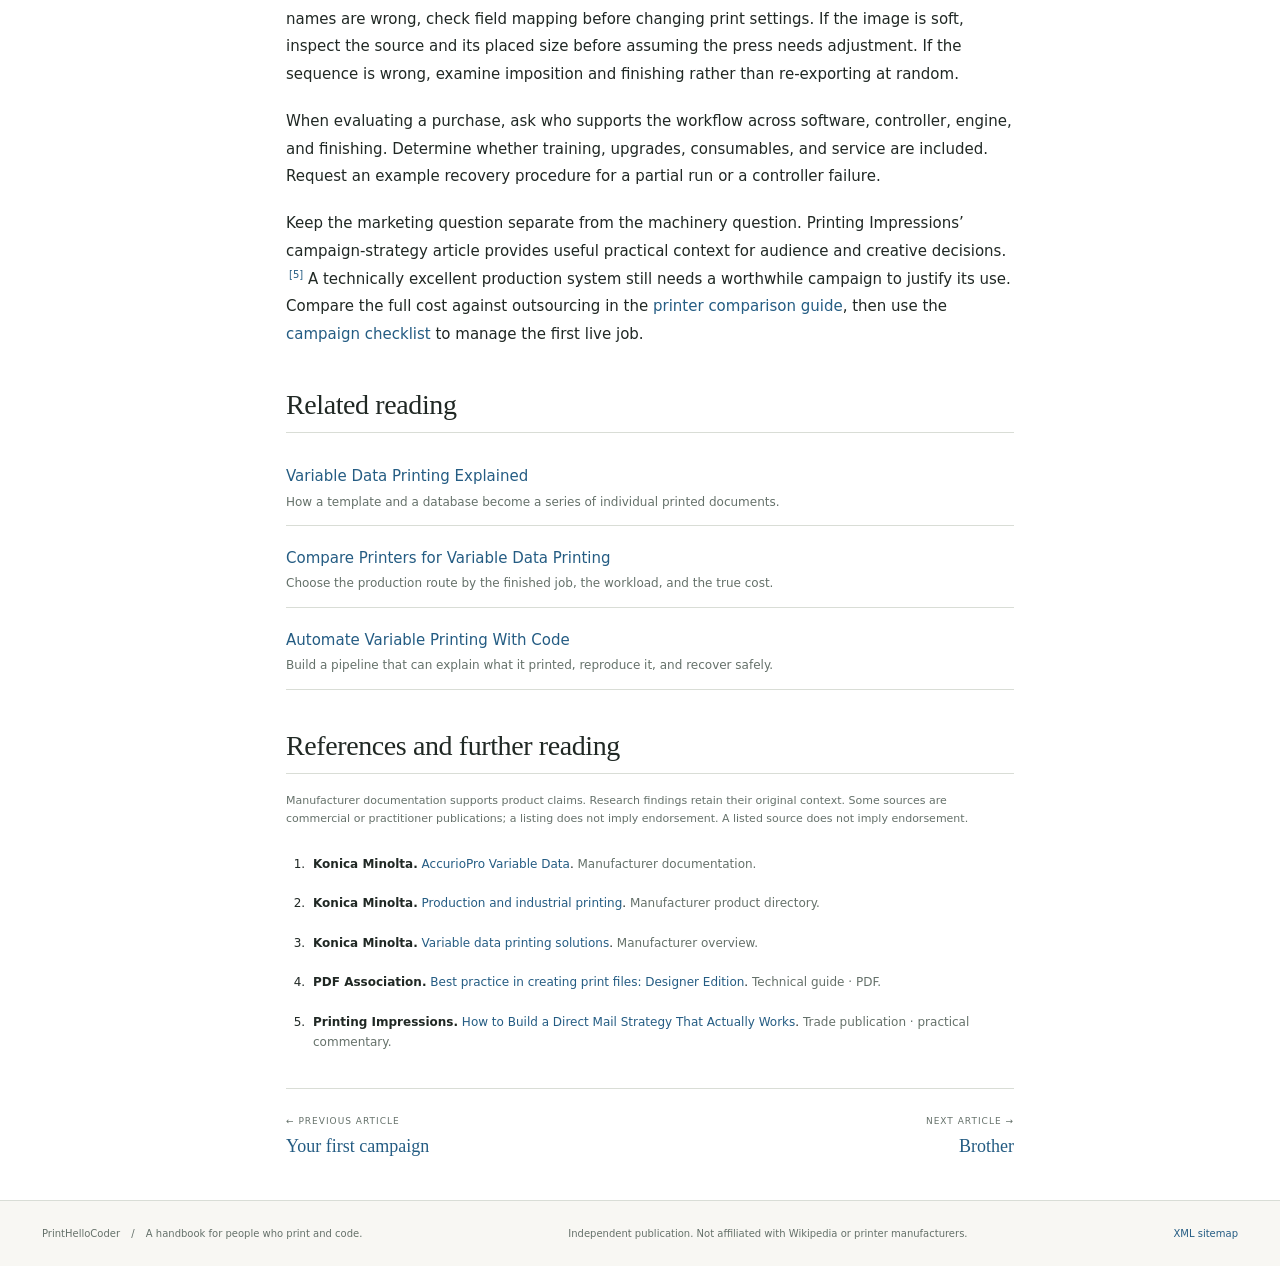
<file: konica-minolta/index.html>
<!doctype html>
<html lang="en"><head><meta charset="utf-8"><meta name="viewport" content="width=device-width,initial-scale=1"><title>Konica Minolta VDP: Software, Controllers &amp; Workflow | PrintHelloCoder</title><meta name="description" content="Plan a Konica Minolta variable printing workflow with AccurioPro, production controllers, data preparation, stock testing, proofing and finishing checks."><link rel="canonical" href="https://printhellocoder.github.io/konica-minolta/"><meta property="og:title" content="Konica Minolta Variable Data Printing"><meta property="og:description" content="Plan a Konica Minolta variable printing workflow with AccurioPro, production controllers, data preparation, stock testing, proofing and finishing checks."><meta property="og:type" content="article"><meta property="og:url" content="https://printhellocoder.github.io/konica-minolta/"><meta name="theme-color" content="#f8f7f3"><link rel="icon" href="../assets/favicon.svg" type="image/svg+xml"><link rel="stylesheet" href="../assets/style.css"><script src="../assets/site.js" defer></script><script type="application/ld+json">{"@context":"https://schema.org","@type":"TechArticle","headline":"Konica Minolta Variable Data Printing","description":"Plan a Konica Minolta variable printing workflow with AccurioPro, production controllers, data preparation, stock testing, proofing and finishing checks.","url":"https://printhellocoder.github.io/konica-minolta/","inLanguage":"en","dateModified":"2026-08-26","author":{"@type":"Person","name":"Veronica Smith","url":"https://printhellocoder.github.io/#about-veronica","image":"https://printhellocoder.github.io/assets/veronica_smith.png"},"publisher":{"@type":"Organization","name":"PrintHelloCoder"},"isPartOf":{"@type":"WebSite","name":"PrintHelloCoder","url":"https://printhellocoder.github.io"}}</script></head>
<body><a class="skip" href="#main">Skip to article</a><header class="masthead"><a href="../" class="brand"><span class="brand-mark" aria-hidden="true">P<span>+</span></span><span><strong>PrintHelloCoder</strong><small>THE VARIABLE PRINTING HANDBOOK</small></span></a><div class="header-note">An independent reference for<br>data, print &amp; marketing.</div><form class="search" role="search"><label class="sr-only" for="search">Search the handbook</label><input id="search" type="search" placeholder="Find a topic…" autocomplete="off"><button type="submit" aria-label="Search">⌕</button><div id="search-results" class="search-results" hidden aria-live="polite"></div></form></header>
<div class="layout"><aside class="sidebar"><details open class="navigation"><summary>Handbook contents</summary><nav aria-label="Handbook"><a href="../"><span>00</span>The printing handbook</a><a href="../variable-data-printing/"><span>01</span>VDP explained</a><a href="../first-campaign/"><span>02</span>Your first campaign</a><a href="../konica-minolta/" aria-current="page"><span>03</span>Konica Minolta</a><a href="../brother/"><span>04</span>Brother</a><a href="../hp/"><span>05</span>HP</a><a href="../compare-printers/"><span>06</span>Compare printing options</a><a href="../marketing/"><span>07</span>Print for marketing</a><a href="../letters-envelopes-labels/"><span>08</span>Letters, envelopes &amp; labels</a><a href="../automation/"><span>09</span>Automate with code</a></nav></details><div class="sidebar-note"><span class="eyebrow">EDITORIAL NOTE</span><p>Practical explanations, documented capabilities, and research in context.</p><a href="../#editorial-approach">About this handbook →</a></div></aside>
<main id="main"><div class="article-tools"><span><a href="../">Handbook</a> / Printer workflows</span><button type="button" id="print-page">Print article</button></div><article><header class="article-header"><div class="eyebrow">Printer workflows <span>•</span> ARTICLE 03</div><h1>Konica Minolta Variable Data Printing</h1><p class="deck">How to plan a production workflow around composition software, a controller, and the finished job.</p><div class="article-meta">By <a href="../#about-veronica" rel="author">Veronica Smith</a> <span>·</span> Updated <time datetime="2026-08-26">August 26, 2026</time> <span>·</span> 7 min read <span>·</span> 6 references</div></header><div class="article-body"><p>Konica Minolta variable printing is an ecosystem rather than a single feature. The composition application prepares the personalized content, the controller processes the job, and the print engine places it on the chosen stock. Finishing then determines whether those sheets become accurate recipient-ready documents.</p><p>This guide explains how to specify and evaluate that workflow. It does not assume that every office device or AccurioPress configuration has the same capabilities. Confirm the exact engine, controller, software edition, and finishing options before purchasing equipment or promising a job.</p><details class="mobile-toc"><summary>On this page</summary><ol><li><a href="#identify-the-production-layers">1. Identify the production layers</a></li><li><a href="#understand-accuriopro-variable-data">2. Understand AccurioPro Variable Data</a></li><li><a href="#build-and-control-the-data-source">3. Build and control the data source</a></li><li><a href="#agree-the-output-and-controller-workflow">4. Agree the output and controller workflow</a></li><li><a href="#test-paper-and-image-quality">5. Test paper and image quality</a></li><li><a href="#preserve-order-through-finishing">6. Preserve order through finishing</a></li><li><a href="#an-illustrative-acceptance-test">7. An illustrative acceptance test</a></li><li><a href="#troubleshooting-and-purchasing-questions">8. Troubleshooting and purchasing questions</a></li><li><a href="#references">References</a></li></ol></details><section id="identify-the-production-layers"><h2><span class="section-number">1</span> Identify the production layers</h2><p>Start by listing the equipment you actually have. Record the print-engine model, controller model, controller software version, installed options, and any external finishing equipment. A description such as “Konica Minolta color printer” is insufficient for a meaningful workflow recommendation.</p><p>The manufacturer’s production-printing directory is a starting point for identifying product families. Its VDP solutions overview introduces the associated software context. Neither replaces the specifications and manuals for your installed configuration. <sup class="citation"><a href="#ref-2" aria-label="Reference 2">[2]</a></sup> <sup class="citation"><a href="#ref-3" aria-label="Reference 3">[3]</a></sup></p><p>Separate the responsibilities of the designer, prepress operator, and press operator. The designer creates a robust template. Prepress validates data and produces the approved output. The press operator manages stock, settings, and the physical run. If the same person does all three, retain the checkpoints: changing roles does not remove the need to verify the job at each boundary.</p><p>For an existing installation, ask the service provider which output types are supported and whether there is a recommended test file. Written answers are useful when several suppliers contribute to the workflow.</p></section>
<section id="understand-accuriopro-variable-data"><h2><span class="section-number">2</span> Understand AccurioPro Variable Data</h2><p>Konica Minolta describes AccurioPro Variable Data as a suite integrated with Adobe InDesign. Its documented features include variable content, conditional rules, copy fitting, numbering, and production-oriented output options. Available features depend on the relevant modules or edition. <sup class="citation"><a href="#ref-1" aria-label="Reference 1">[1]</a></sup></p><p>Translate that feature list into requirements. If your campaign only changes names and addresses, sophisticated conditional publishing may be unnecessary. If every recipient receives a different combination of paragraphs and images, the ability to review the rules and inspect the resulting documents becomes central.</p><p>Request a demonstration using your worst-case records. Include long names, empty values, multiple address lines, and a mix of images. Ask the demonstrator to show how exceptions are reported and how the job can be reproduced after a data correction. A smooth demonstration with ideal data establishes less than a clear explanation of what happens when the data is imperfect.</p><p>Licensing and compatibility should be checked together. A plug-in that is appropriate for an older InDesign environment may require an update before it can be used with a newer workstation. Keep the supported versions in the job documentation.</p></section>
<section id="build-and-control-the-data-source"><h2><span class="section-number">3</span> Build and control the data source</h2><p>Use one approved source file for composition. Identify each record with a stable job ID and retain separate fields for content selection, delivery address, and tracking. Avoid embedding production instructions in free-text marketing fields, where they can accidentally appear in the finished artwork.</p><p>Normalize segment values before they reach the template. “HVAC,” “Heating,” and “Heating and Cooling” may represent the same intended segment, but software will not infer that reliably unless the mapping is explicit. Create a controlled list of values and hold records that fall outside it.</p><p>For image variation, keep approved assets in a predictable folder structure or asset store. Record image keys rather than relying on an operator to remember which photograph belongs to which company. Check file availability and dimensions before starting a long merge. If the same record changes its image after approval, treat that as a new version of the job.</p><p>Make exceptions visible. A report saying that 14 records used the generic fallback is more useful than a run that quietly substitutes generic content without telling anyone.</p></section>
<section id="agree-the-output-and-controller-workflow"><h2><span class="section-number">4</span> Agree the output and controller workflow</h2><p>Before exporting, establish the format the receiving controller expects. Do not infer support for a specialized VDP format from the printer’s ability to print ordinary PDFs. Confirm which part of the system will handle imposition, page order, duplexing, and any reusable resources.</p><p>Use an output specification that includes the finished dimensions, bleed, color expectations, font handling, and document boundaries. The PDF Association’s designer guidance offers technical background for preparing variable print files. <sup class="citation"><a href="#ref-4" aria-label="Reference 4">[4]</a></sup> The receiving print provider should approve the particular settings used for the job.</p><p>Run a processing test with representative complexity. A file containing one repeated image is not equivalent to a file containing a different large photograph on every page. Measure preparation, transfer, processing, and print time separately. This makes it possible to identify the actual bottleneck instead of assuming the engine speed determines throughput.</p><p>For repeat jobs, save the approved settings with the template version. A preset without a record of the stock and controller configuration can become misleading after equipment changes.</p></section>
<section id="test-paper-and-image-quality"><h2><span class="section-number">5</span> Test paper and image quality</h2><p>Paper selection affects feeding, appearance, durability, and finishing. Confirm the stock’s weight, size, coating, and any restrictions in the exact equipment documentation. Do not assume that a stock suitable for one production engine will behave identically on another.</p><p>Print a representative sample rather than only a color swatch. Include the darkest photograph, small reverse text, fine lines, address text, and any QR codes. Inspect both sides after the piece has been handled and finished. A pleasing image immediately after printing is not the whole quality test.</p><p>Use agreed color expectations. If a brand color is critical, define how it will be evaluated and which proof establishes approval. Avoid promising that an uncalibrated monitor is a reliable reference for the physical output. Discuss profiles and proofing with the production provider instead of selecting an export option by habit.</p><p>Record the stock and settings used for the accepted sample. If the paper changes because of availability, reassess the result rather than assuming the earlier proof covers the replacement.</p></section>
<section id="preserve-order-through-finishing"><h2><span class="section-number">6</span> Preserve order through finishing</h2><p>Finishing can introduce errors even when every printed page is correct. A cut-and-stack plan must place the finished pieces in the required sequence. Duplexing must pair the right fronts and backs. Folding and inserting must keep every recipient’s document together.</p><p>Use a numbered dummy job to test the full path. Make each logical recipient unmistakable, then inspect the stack after printing, cutting, and assembly. Record how sheets are loaded, turned, and collected. These instructions are especially important when a second operator takes over partway through a run.</p><p>Define a reprint policy before production begins. If a sheet is spoiled, identify all recipient pieces on that sheet and determine which complete documents need replacement. Mark rejected pieces so they cannot re-enter the finished stack. Track reprints by record ID and reconcile them against the original manifest.</p><p>If a provider proposes automated matching or integrity controls, ask what happens when the control detects a mismatch. Detection is only useful when the affected pieces are quarantined and the recovery process is clear.</p></section>
<section id="an-illustrative-acceptance-test"><h2><span class="section-number">7</span> An illustrative acceptance test</h2><p>Consider a fictional job of 600 two-sided postcards for three service sectors. Before the full run, prepare 18 test records: six per sector, including long names, an absent optional contact name, and unusual image crops. The goal is to test the range of content, not estimate response.</p><p>First approve the merged PDF and its count. Next process it through the intended controller and print it on the intended stock. Finally cut the sheets and inspect every finished front-and-back pair. Record whether any changes were required at each stage.</p><div class="table-wrap"><table><caption>Acceptance checks for the fictional pilot</caption><thead><tr><th>Check</th><th>Accept when</th><th>Owner</th></tr></thead><tbody><tr><td>Content branches</td><td>All three sectors receive the approved text and image</td><td>Campaign owner</td></tr><tr><td>Composition</td><td>No overflow, missing assets, or incorrect document counts</td><td>Prepress</td></tr><tr><td>Physical output</td><td>Stock, legibility, and registration meet the agreed proof</td><td>Production</td></tr><tr><td>Finishing</td><td>All 18 recipient pairs remain correct</td><td>Finishing operator</td></tr></tbody></table></div><p>Only after these checks should the campaign owner approve the complete dataset for production. A successful demonstration is evidence for that configuration and job, not a blanket guarantee for future stock or templates.</p></section>
<section id="troubleshooting-and-purchasing-questions"><h2><span class="section-number">8</span> Troubleshooting and purchasing questions</h2><p>If the output is slow, isolate composition time from controller processing and physical printing. If names are wrong, check field mapping before changing print settings. If the image is soft, inspect the source and its placed size before assuming the press needs adjustment. If the sequence is wrong, examine imposition and finishing rather than re-exporting at random.</p><p>When evaluating a purchase, ask who supports the workflow across software, controller, engine, and finishing. Determine whether training, upgrades, consumables, and service are included. Request an example recovery procedure for a partial run or a controller failure.</p><p>Keep the marketing question separate from the machinery question. Printing Impressions’ campaign-strategy article provides useful practical context for audience and creative decisions. <sup class="citation"><a href="#ref-5" aria-label="Reference 5">[5]</a></sup> A technically excellent production system still needs a worthwhile campaign to justify its use. Compare the full cost against outsourcing in the <a href="../compare-printers/">printer comparison guide</a>, then use the <a href="../first-campaign/">campaign checklist</a> to manage the first live job.</p></section><section id="related-reading"><h2>Related reading</h2><ul class="related-internal"><li><a href="../variable-data-printing/">Variable Data Printing Explained</a><span>How a template and a database become a series of individual printed documents.</span></li><li><a href="../compare-printers/">Compare Printers for Variable Data Printing</a><span>Choose the production route by the finished job, the workload, and the true cost.</span></li><li><a href="../automation/">Automate Variable Printing With Code</a><span>Build a pipeline that can explain what it printed, reproduce it, and recover safely.</span></li></ul></section><section id="references" class="references"><h2>References and further reading</h2><p class="source-note">Manufacturer documentation supports product claims. Research findings retain their original context. Some sources are commercial or practitioner publications; a listing does not imply endorsement. A listed source does not imply endorsement.</p><ol><li id="ref-1"><span class="ref-publisher">Konica Minolta.</span> <a href="https://www.konicaminolta.eu/eu-en/professional-printing/software/accuriopro-variable-data">AccurioPro Variable Data</a>. <span class="ref-type">Manufacturer documentation.</span></li><li id="ref-2"><span class="ref-publisher">Konica Minolta.</span> <a href="https://kmbs.konicaminolta.us/products/production-industrial-printing/">Production and industrial printing</a>. <span class="ref-type">Manufacturer product directory.</span></li><li id="ref-3"><span class="ref-publisher">Konica Minolta.</span> <a href="https://kmbs.konicaminolta.us/industries/graphic-communications/variable-data-printing-solutions/">Variable data printing solutions</a>. <span class="ref-type">Manufacturer overview.</span></li><li id="ref-4"><span class="ref-publisher">PDF Association.</span> <a href="https://pdfa.org/download-area/publications/Best-Practice-VDP-DesignerEdition.pdf">Best practice in creating print files: Designer Edition</a>. <span class="ref-type">Technical guide · PDF.</span></li><li id="ref-5"><span class="ref-publisher">Printing Impressions.</span> <a href="https://www.piworld.com/how-to-build-a-direct-mail-strategy-that-actually-works/">How to Build a Direct Mail Strategy That Actually Works</a>. <span class="ref-type">Trade publication · practical commentary.</span></li></ol></section></div></article><nav class="page-turn" aria-label="Next and previous articles"><a href="../first-campaign/"><small>← PREVIOUS ARTICLE</small>Your first campaign</a><a href="../brother/"><small>NEXT ARTICLE →</small>Brother</a></nav></main>
<aside class="toc"><div class="eyebrow">ON THIS PAGE</div><ol><li><a href="#identify-the-production-layers">1. Identify the production layers</a></li><li><a href="#understand-accuriopro-variable-data">2. Understand AccurioPro Variable Data</a></li><li><a href="#build-and-control-the-data-source">3. Build and control the data source</a></li><li><a href="#agree-the-output-and-controller-workflow">4. Agree the output and controller workflow</a></li><li><a href="#test-paper-and-image-quality">5. Test paper and image quality</a></li><li><a href="#preserve-order-through-finishing">6. Preserve order through finishing</a></li><li><a href="#an-illustrative-acceptance-test">7. An illustrative acceptance test</a></li><li><a href="#troubleshooting-and-purchasing-questions">8. Troubleshooting and purchasing questions</a></li><li><a href="#related-reading">Related reading</a></li><li><a href="#references">References</a></li></ol><a class="back-top" href="#main">Back to top ↑</a></aside></div><footer><span>PrintHelloCoder <span class="footer-dot">/</span> A handbook for people who print and code.</span><span>Independent publication. Not affiliated with Wikipedia or printer manufacturers.</span><a href="../sitemap.xml">XML sitemap</a></footer></body></html>
</file>
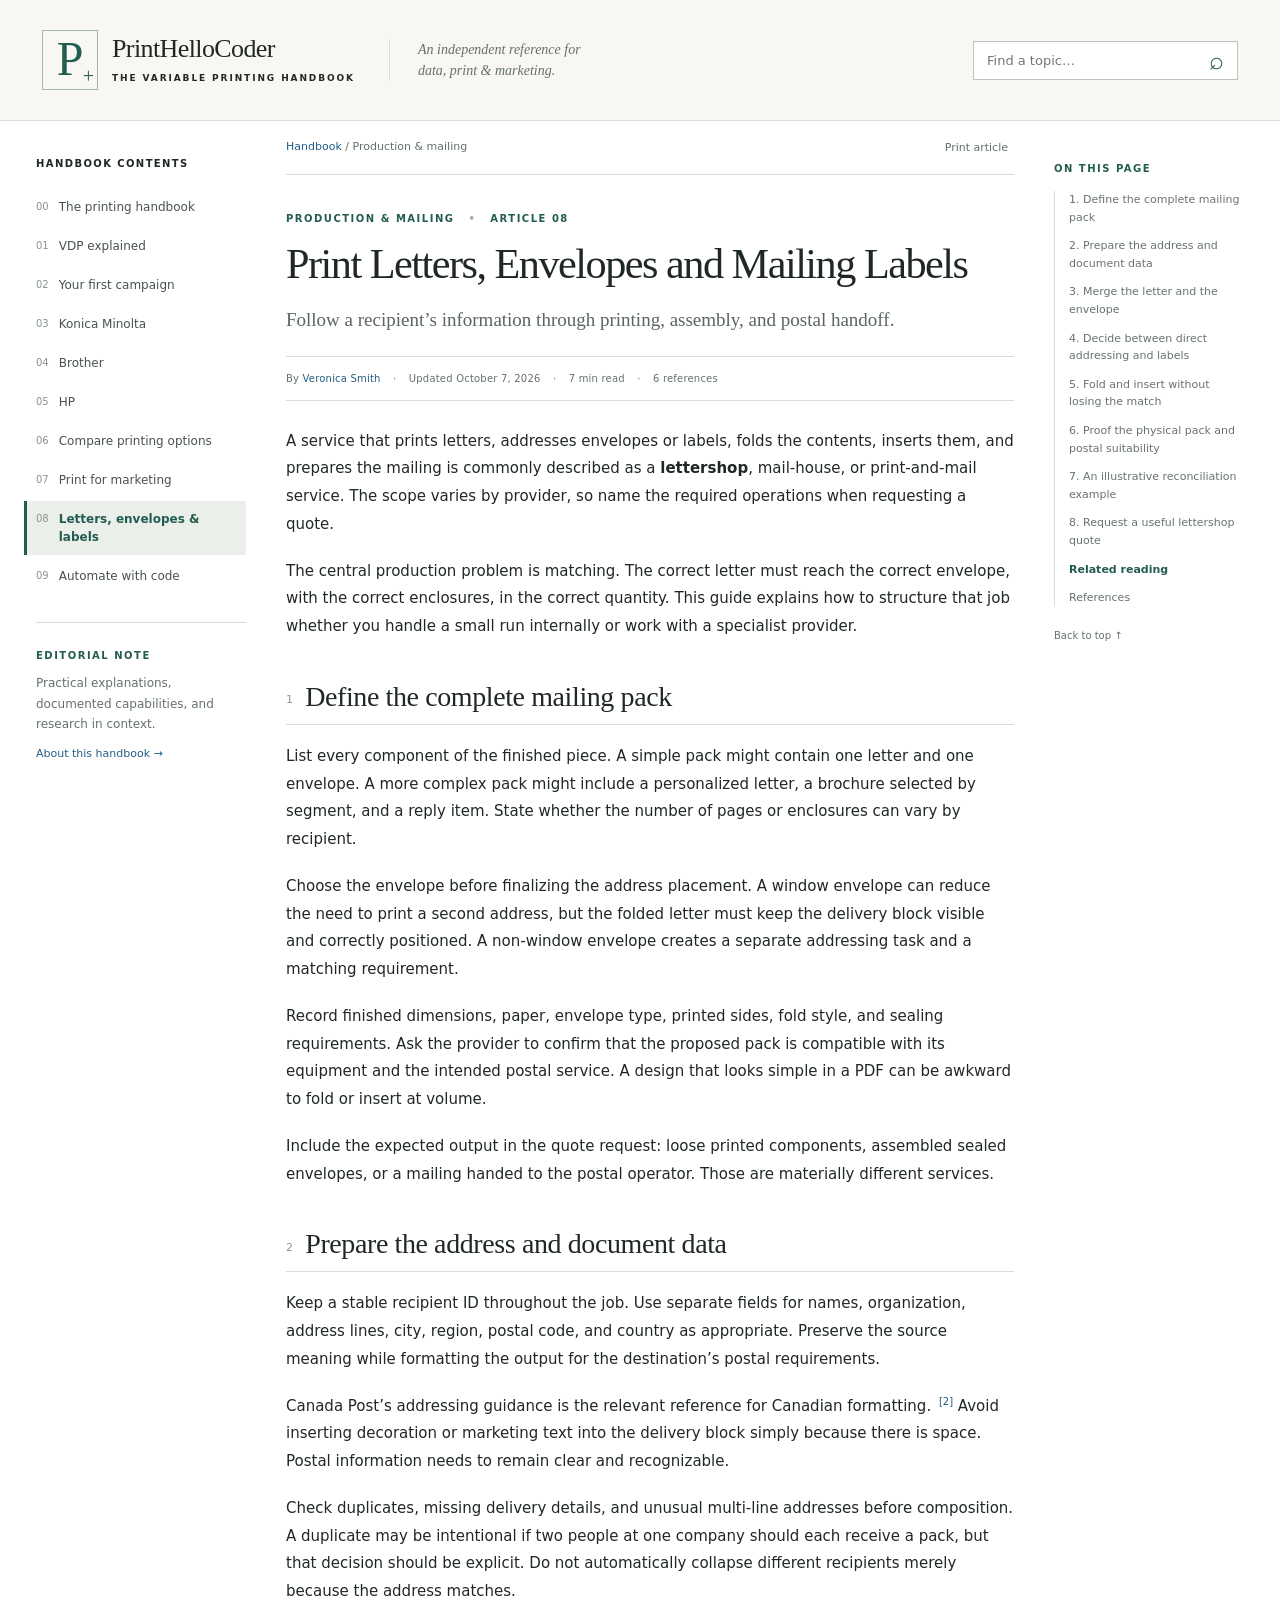
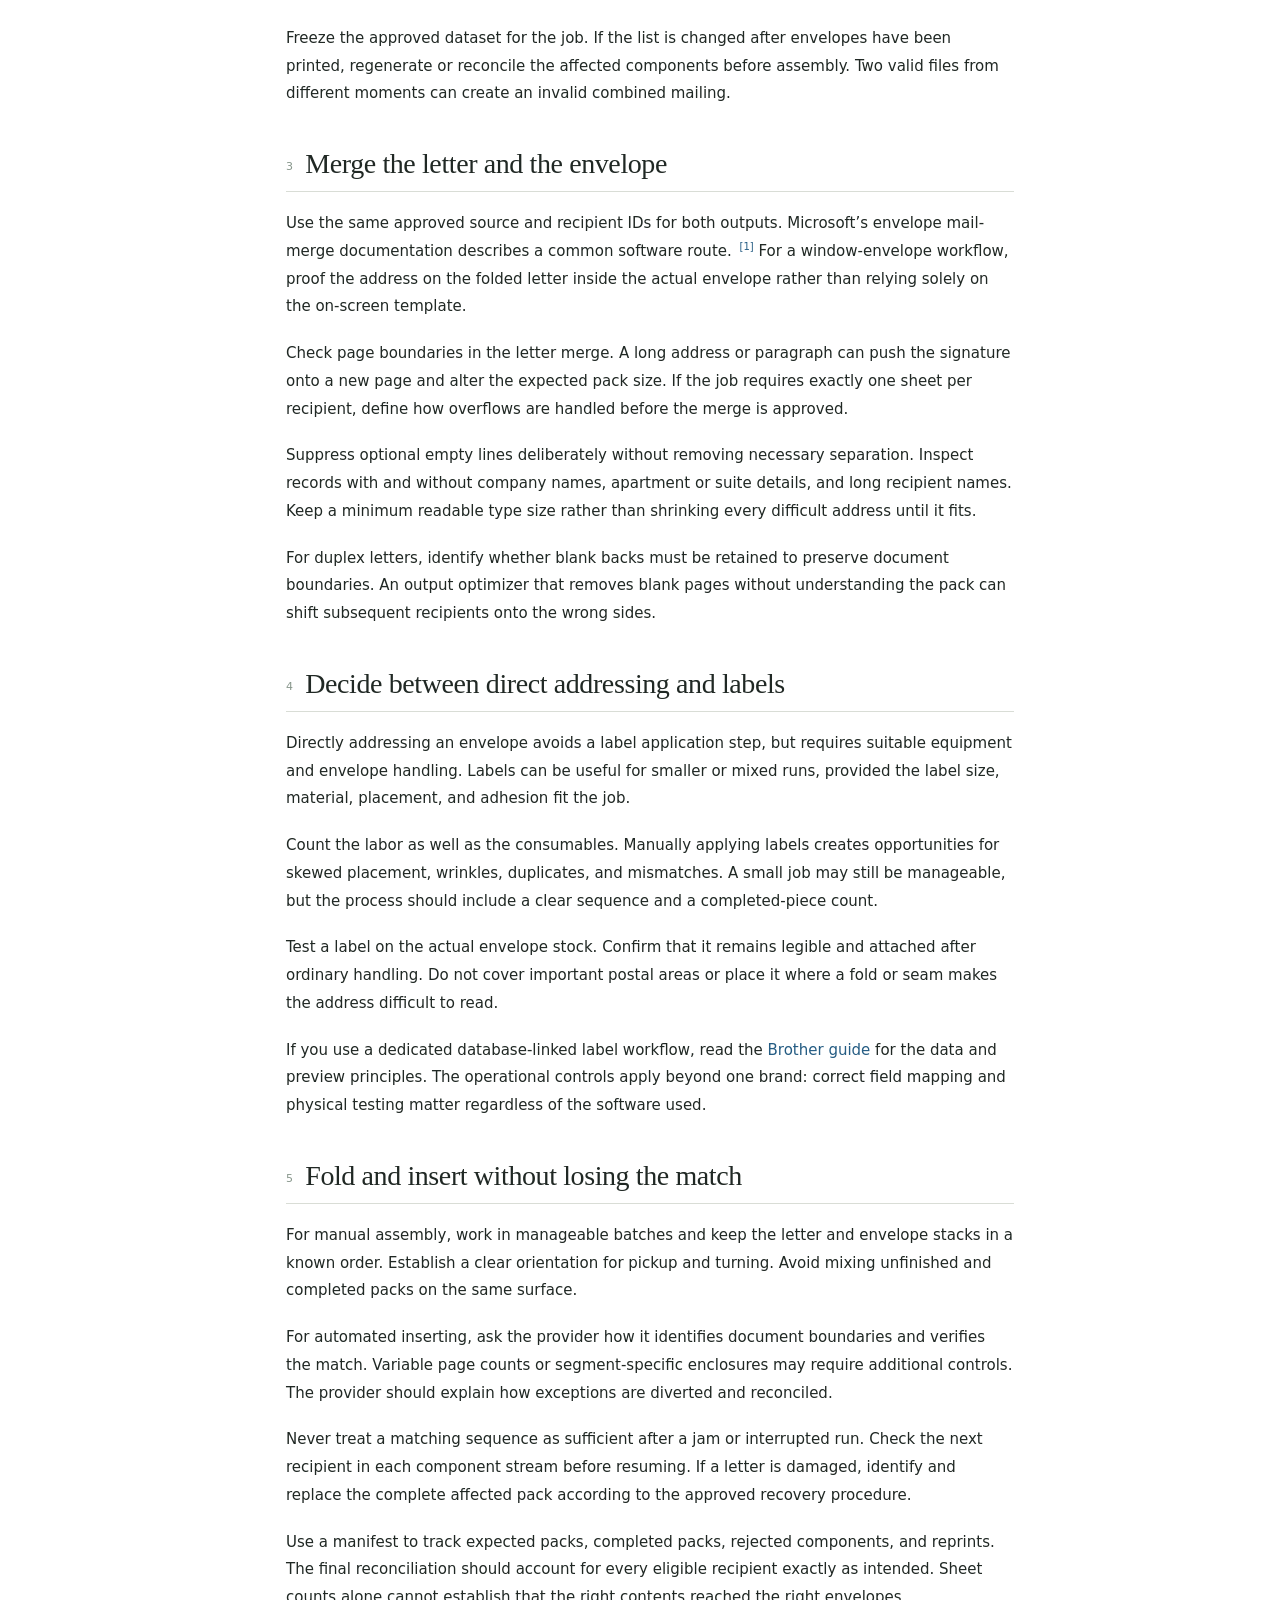
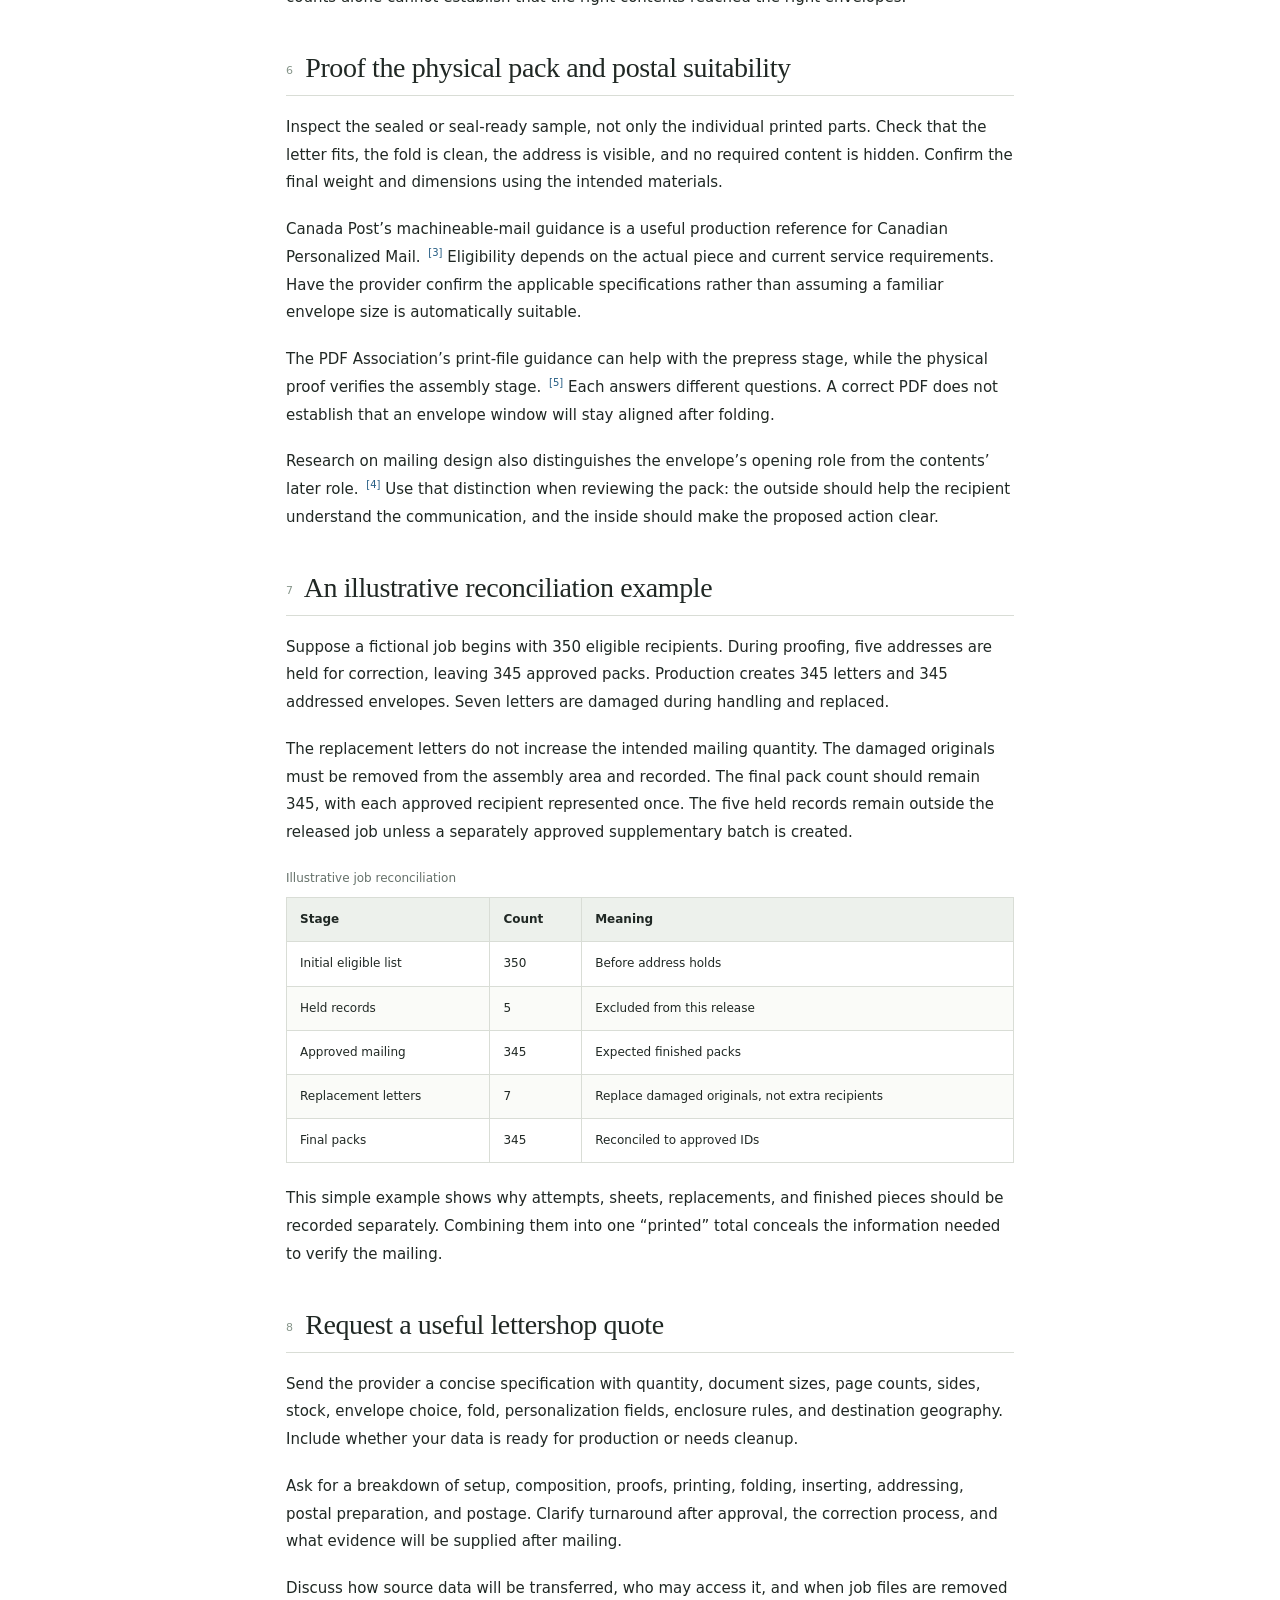
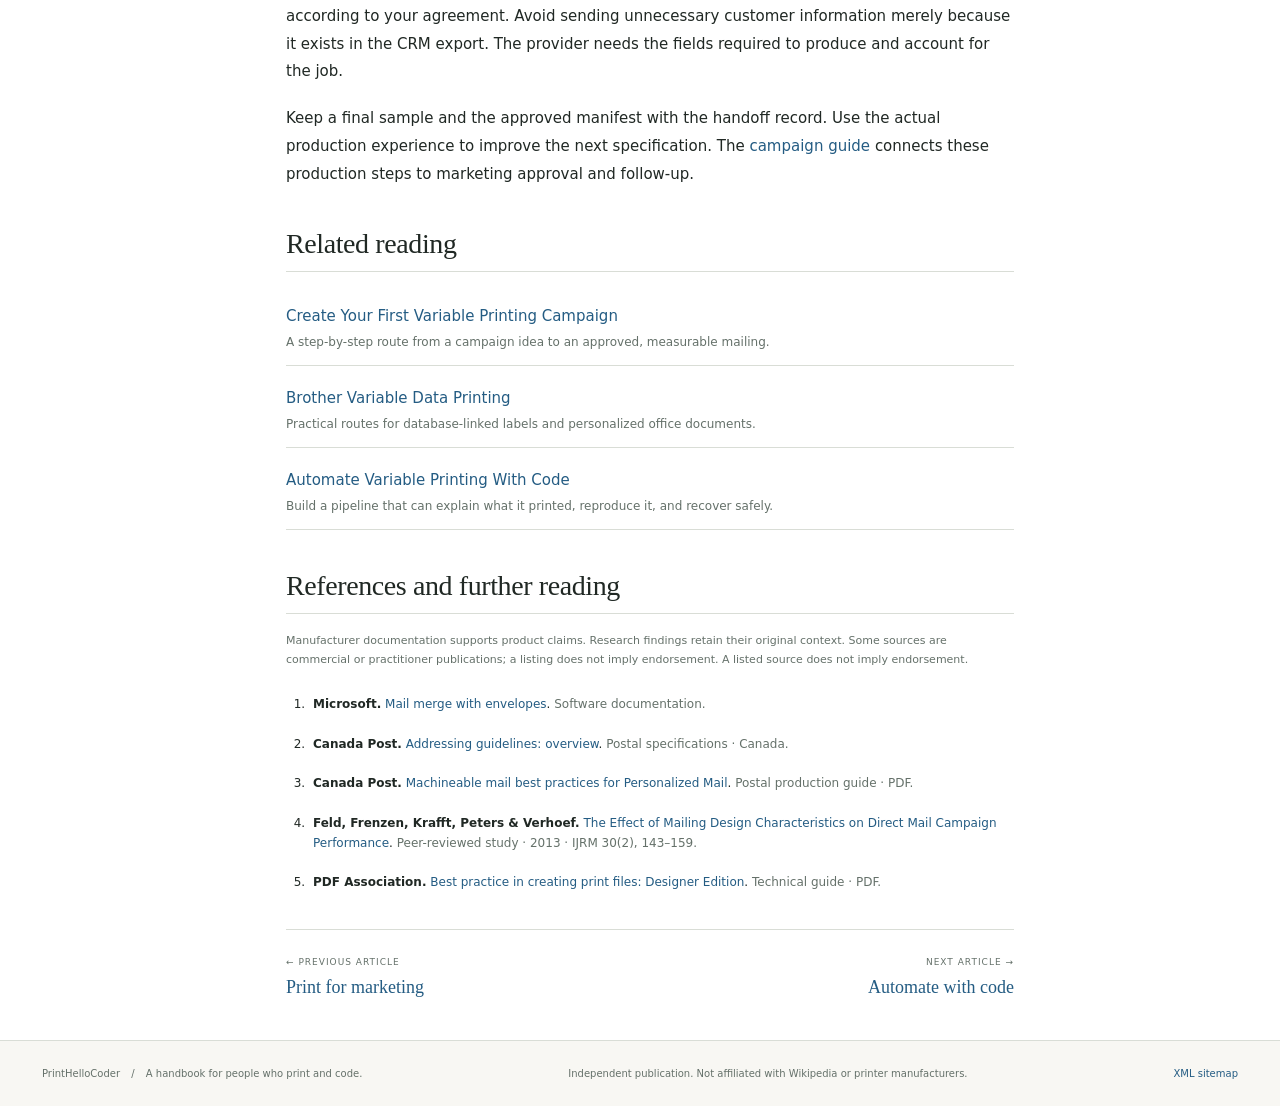
<file: letters-envelopes-labels/index.html>
<!doctype html>
<html lang="en"><head><meta charset="utf-8"><meta name="viewport" content="width=device-width,initial-scale=1"><title>Letters, Envelopes &amp; Labels: Mail Merge and Lettershop | PrintHelloCoder</title><meta name="description" content="Plan letter printing, envelope addressing, labels, folding and inserting. Learn recipient matching, count reconciliation and what to request from a lettershop."><link rel="canonical" href="https://printhellocoder.github.io/letters-envelopes-labels/"><meta property="og:title" content="Print Letters, Envelopes and Mailing Labels"><meta property="og:description" content="Plan letter printing, envelope addressing, labels, folding and inserting. Learn recipient matching, count reconciliation and what to request from a lettershop."><meta property="og:type" content="article"><meta property="og:url" content="https://printhellocoder.github.io/letters-envelopes-labels/"><meta name="theme-color" content="#f8f7f3"><link rel="icon" href="../assets/favicon.svg" type="image/svg+xml"><link rel="stylesheet" href="../assets/style.css"><script src="../assets/site.js" defer></script><script type="application/ld+json">{"@context":"https://schema.org","@type":"TechArticle","headline":"Print Letters, Envelopes and Mailing Labels","description":"Plan letter printing, envelope addressing, labels, folding and inserting. Learn recipient matching, count reconciliation and what to request from a lettershop.","url":"https://printhellocoder.github.io/letters-envelopes-labels/","inLanguage":"en","dateModified":"2026-10-07","author":{"@type":"Person","name":"Veronica Smith","url":"https://printhellocoder.github.io/#about-veronica","image":"https://printhellocoder.github.io/assets/veronica_smith.png"},"publisher":{"@type":"Organization","name":"PrintHelloCoder"},"isPartOf":{"@type":"WebSite","name":"PrintHelloCoder","url":"https://printhellocoder.github.io"}}</script></head>
<body><a class="skip" href="#main">Skip to article</a><header class="masthead"><a href="../" class="brand"><span class="brand-mark" aria-hidden="true">P<span>+</span></span><span><strong>PrintHelloCoder</strong><small>THE VARIABLE PRINTING HANDBOOK</small></span></a><div class="header-note">An independent reference for<br>data, print &amp; marketing.</div><form class="search" role="search"><label class="sr-only" for="search">Search the handbook</label><input id="search" type="search" placeholder="Find a topic…" autocomplete="off"><button type="submit" aria-label="Search">⌕</button><div id="search-results" class="search-results" hidden aria-live="polite"></div></form></header>
<div class="layout"><aside class="sidebar"><details open class="navigation"><summary>Handbook contents</summary><nav aria-label="Handbook"><a href="../"><span>00</span>The printing handbook</a><a href="../variable-data-printing/"><span>01</span>VDP explained</a><a href="../first-campaign/"><span>02</span>Your first campaign</a><a href="../konica-minolta/"><span>03</span>Konica Minolta</a><a href="../brother/"><span>04</span>Brother</a><a href="../hp/"><span>05</span>HP</a><a href="../compare-printers/"><span>06</span>Compare printing options</a><a href="../marketing/"><span>07</span>Print for marketing</a><a href="../letters-envelopes-labels/" aria-current="page"><span>08</span>Letters, envelopes &amp; labels</a><a href="../automation/"><span>09</span>Automate with code</a></nav></details><div class="sidebar-note"><span class="eyebrow">EDITORIAL NOTE</span><p>Practical explanations, documented capabilities, and research in context.</p><a href="../#editorial-approach">About this handbook →</a></div></aside>
<main id="main"><div class="article-tools"><span><a href="../">Handbook</a> / Production &amp; mailing</span><button type="button" id="print-page">Print article</button></div><article><header class="article-header"><div class="eyebrow">Production &amp; mailing <span>•</span> ARTICLE 08</div><h1>Print Letters, Envelopes and Mailing Labels</h1><p class="deck">Follow a recipient’s information through printing, assembly, and postal handoff.</p><div class="article-meta">By <a href="../#about-veronica" rel="author">Veronica Smith</a> <span>·</span> Updated <time datetime="2026-10-07">October 7, 2026</time> <span>·</span> 7 min read <span>·</span> 6 references</div></header><div class="article-body"><p>A service that prints letters, addresses envelopes or labels, folds the contents, inserts them, and prepares the mailing is commonly described as a <strong>lettershop</strong>, mail-house, or print-and-mail service. The scope varies by provider, so name the required operations when requesting a quote.</p><p>The central production problem is matching. The correct letter must reach the correct envelope, with the correct enclosures, in the correct quantity. This guide explains how to structure that job whether you handle a small run internally or work with a specialist provider.</p><details class="mobile-toc"><summary>On this page</summary><ol><li><a href="#define-the-complete-mailing-pack">1. Define the complete mailing pack</a></li><li><a href="#prepare-the-address-and-document-data">2. Prepare the address and document data</a></li><li><a href="#merge-the-letter-and-the-envelope">3. Merge the letter and the envelope</a></li><li><a href="#decide-between-direct-addressing-and-labels">4. Decide between direct addressing and labels</a></li><li><a href="#fold-and-insert-without-losing-the-match">5. Fold and insert without losing the match</a></li><li><a href="#proof-the-physical-pack-and-postal-suitability">6. Proof the physical pack and postal suitability</a></li><li><a href="#an-illustrative-reconciliation-example">7. An illustrative reconciliation example</a></li><li><a href="#request-a-useful-lettershop-quote">8. Request a useful lettershop quote</a></li><li><a href="#references">References</a></li></ol></details><section id="define-the-complete-mailing-pack"><h2><span class="section-number">1</span> Define the complete mailing pack</h2><p>List every component of the finished piece. A simple pack might contain one letter and one envelope. A more complex pack might include a personalized letter, a brochure selected by segment, and a reply item. State whether the number of pages or enclosures can vary by recipient.</p><p>Choose the envelope before finalizing the address placement. A window envelope can reduce the need to print a second address, but the folded letter must keep the delivery block visible and correctly positioned. A non-window envelope creates a separate addressing task and a matching requirement.</p><p>Record finished dimensions, paper, envelope type, printed sides, fold style, and sealing requirements. Ask the provider to confirm that the proposed pack is compatible with its equipment and the intended postal service. A design that looks simple in a PDF can be awkward to fold or insert at volume.</p><p>Include the expected output in the quote request: loose printed components, assembled sealed envelopes, or a mailing handed to the postal operator. Those are materially different services.</p></section>
<section id="prepare-the-address-and-document-data"><h2><span class="section-number">2</span> Prepare the address and document data</h2><p>Keep a stable recipient ID throughout the job. Use separate fields for names, organization, address lines, city, region, postal code, and country as appropriate. Preserve the source meaning while formatting the output for the destination’s postal requirements.</p><p>Canada Post’s addressing guidance is the relevant reference for Canadian formatting. <sup class="citation"><a href="#ref-2" aria-label="Reference 2">[2]</a></sup> Avoid inserting decoration or marketing text into the delivery block simply because there is space. Postal information needs to remain clear and recognizable.</p><p>Check duplicates, missing delivery details, and unusual multi-line addresses before composition. A duplicate may be intentional if two people at one company should each receive a pack, but that decision should be explicit. Do not automatically collapse different recipients merely because the address matches.</p><p>Freeze the approved dataset for the job. If the list is changed after envelopes have been printed, regenerate or reconcile the affected components before assembly. Two valid files from different moments can create an invalid combined mailing.</p></section>
<section id="merge-the-letter-and-the-envelope"><h2><span class="section-number">3</span> Merge the letter and the envelope</h2><p>Use the same approved source and recipient IDs for both outputs. Microsoft’s envelope mail-merge documentation describes a common software route. <sup class="citation"><a href="#ref-1" aria-label="Reference 1">[1]</a></sup> For a window-envelope workflow, proof the address on the folded letter inside the actual envelope rather than relying solely on the on-screen template.</p><p>Check page boundaries in the letter merge. A long address or paragraph can push the signature onto a new page and alter the expected pack size. If the job requires exactly one sheet per recipient, define how overflows are handled before the merge is approved.</p><p>Suppress optional empty lines deliberately without removing necessary separation. Inspect records with and without company names, apartment or suite details, and long recipient names. Keep a minimum readable type size rather than shrinking every difficult address until it fits.</p><p>For duplex letters, identify whether blank backs must be retained to preserve document boundaries. An output optimizer that removes blank pages without understanding the pack can shift subsequent recipients onto the wrong sides.</p></section>
<section id="decide-between-direct-addressing-and-labels"><h2><span class="section-number">4</span> Decide between direct addressing and labels</h2><p>Directly addressing an envelope avoids a label application step, but requires suitable equipment and envelope handling. Labels can be useful for smaller or mixed runs, provided the label size, material, placement, and adhesion fit the job.</p><p>Count the labor as well as the consumables. Manually applying labels creates opportunities for skewed placement, wrinkles, duplicates, and mismatches. A small job may still be manageable, but the process should include a clear sequence and a completed-piece count.</p><p>Test a label on the actual envelope stock. Confirm that it remains legible and attached after ordinary handling. Do not cover important postal areas or place it where a fold or seam makes the address difficult to read.</p><p>If you use a dedicated database-linked label workflow, read the <a href="../brother/">Brother guide</a> for the data and preview principles. The operational controls apply beyond one brand: correct field mapping and physical testing matter regardless of the software used.</p></section>
<section id="fold-and-insert-without-losing-the-match"><h2><span class="section-number">5</span> Fold and insert without losing the match</h2><p>For manual assembly, work in manageable batches and keep the letter and envelope stacks in a known order. Establish a clear orientation for pickup and turning. Avoid mixing unfinished and completed packs on the same surface.</p><p>For automated inserting, ask the provider how it identifies document boundaries and verifies the match. Variable page counts or segment-specific enclosures may require additional controls. The provider should explain how exceptions are diverted and reconciled.</p><p>Never treat a matching sequence as sufficient after a jam or interrupted run. Check the next recipient in each component stream before resuming. If a letter is damaged, identify and replace the complete affected pack according to the approved recovery procedure.</p><p>Use a manifest to track expected packs, completed packs, rejected components, and reprints. The final reconciliation should account for every eligible recipient exactly as intended. Sheet counts alone cannot establish that the right contents reached the right envelopes.</p></section>
<section id="proof-the-physical-pack-and-postal-suitability"><h2><span class="section-number">6</span> Proof the physical pack and postal suitability</h2><p>Inspect the sealed or seal-ready sample, not only the individual printed parts. Check that the letter fits, the fold is clean, the address is visible, and no required content is hidden. Confirm the final weight and dimensions using the intended materials.</p><p>Canada Post’s machineable-mail guidance is a useful production reference for Canadian Personalized Mail. <sup class="citation"><a href="#ref-3" aria-label="Reference 3">[3]</a></sup> Eligibility depends on the actual piece and current service requirements. Have the provider confirm the applicable specifications rather than assuming a familiar envelope size is automatically suitable.</p><p>The PDF Association’s print-file guidance can help with the prepress stage, while the physical proof verifies the assembly stage. <sup class="citation"><a href="#ref-5" aria-label="Reference 5">[5]</a></sup> Each answers different questions. A correct PDF does not establish that an envelope window will stay aligned after folding.</p><p>Research on mailing design also distinguishes the envelope’s opening role from the contents’ later role. <sup class="citation"><a href="#ref-4" aria-label="Reference 4">[4]</a></sup> Use that distinction when reviewing the pack: the outside should help the recipient understand the communication, and the inside should make the proposed action clear.</p></section>
<section id="an-illustrative-reconciliation-example"><h2><span class="section-number">7</span> An illustrative reconciliation example</h2><p>Suppose a fictional job begins with 350 eligible recipients. During proofing, five addresses are held for correction, leaving 345 approved packs. Production creates 345 letters and 345 addressed envelopes. Seven letters are damaged during handling and replaced.</p><p>The replacement letters do not increase the intended mailing quantity. The damaged originals must be removed from the assembly area and recorded. The final pack count should remain 345, with each approved recipient represented once. The five held records remain outside the released job unless a separately approved supplementary batch is created.</p><div class="table-wrap"><table><caption>Illustrative job reconciliation</caption><thead><tr><th>Stage</th><th>Count</th><th>Meaning</th></tr></thead><tbody><tr><td>Initial eligible list</td><td>350</td><td>Before address holds</td></tr><tr><td>Held records</td><td>5</td><td>Excluded from this release</td></tr><tr><td>Approved mailing</td><td>345</td><td>Expected finished packs</td></tr><tr><td>Replacement letters</td><td>7</td><td>Replace damaged originals, not extra recipients</td></tr><tr><td>Final packs</td><td>345</td><td>Reconciled to approved IDs</td></tr></tbody></table></div><p>This simple example shows why attempts, sheets, replacements, and finished pieces should be recorded separately. Combining them into one “printed” total conceals the information needed to verify the mailing.</p></section>
<section id="request-a-useful-lettershop-quote"><h2><span class="section-number">8</span> Request a useful lettershop quote</h2><p>Send the provider a concise specification with quantity, document sizes, page counts, sides, stock, envelope choice, fold, personalization fields, enclosure rules, and destination geography. Include whether your data is ready for production or needs cleanup.</p><p>Ask for a breakdown of setup, composition, proofs, printing, folding, inserting, addressing, postal preparation, and postage. Clarify turnaround after approval, the correction process, and what evidence will be supplied after mailing.</p><p>Discuss how source data will be transferred, who may access it, and when job files are removed according to your agreement. Avoid sending unnecessary customer information merely because it exists in the CRM export. The provider needs the fields required to produce and account for the job.</p><p>Keep a final sample and the approved manifest with the handoff record. Use the actual production experience to improve the next specification. The <a href="../first-campaign/">campaign guide</a> connects these production steps to marketing approval and follow-up.</p></section><section id="related-reading"><h2>Related reading</h2><p></p><ul class="related-internal"><li><a href="../first-campaign/">Create Your First Variable Printing Campaign</a><span>A step-by-step route from a campaign idea to an approved, measurable mailing.</span></li><li><a href="../brother/">Brother Variable Data Printing</a><span>Practical routes for database-linked labels and personalized office documents.</span></li><li><a href="../automation/">Automate Variable Printing With Code</a><span>Build a pipeline that can explain what it printed, reproduce it, and recover safely.</span></li></ul></section><section id="references" class="references"><h2>References and further reading</h2><p class="source-note">Manufacturer documentation supports product claims. Research findings retain their original context. Some sources are commercial or practitioner publications; a listing does not imply endorsement. A listed source does not imply endorsement.</p><ol><li id="ref-1"><span class="ref-publisher">Microsoft.</span> <a href="https://support.microsoft.com/en-au/word/mail-merge-with-envelopes">Mail merge with envelopes</a>. <span class="ref-type">Software documentation.</span></li><li id="ref-2"><span class="ref-publisher">Canada Post.</span> <a href="https://www.canadapost-postescanada.ca/cpc/en/support/articles/addressing-guidelines/overview.page">Addressing guidelines: overview</a>. <span class="ref-type">Postal specifications · Canada.</span></li><li id="ref-3"><span class="ref-publisher">Canada Post.</span> <a href="https://www.canadapost-postescanada.ca/cpc/doc/en/support/machineable-mail-best-practices-for-personalized-mail.pdf">Machineable mail best practices for Personalized Mail</a>. <span class="ref-type">Postal production guide · PDF.</span></li><li id="ref-4"><span class="ref-publisher">Feld, Frenzen, Krafft, Peters &amp; Verhoef.</span> <a href="https://www.marketingcenter.de/en/research/publications/94630">The Effect of Mailing Design Characteristics on Direct Mail Campaign Performance</a>. <span class="ref-type">Peer-reviewed study · 2013 · IJRM 30(2), 143–159.</span></li><li id="ref-5"><span class="ref-publisher">PDF Association.</span> <a href="https://pdfa.org/download-area/publications/Best-Practice-VDP-DesignerEdition.pdf">Best practice in creating print files: Designer Edition</a>. <span class="ref-type">Technical guide · PDF.</span></li></ol></section></div></article><nav class="page-turn" aria-label="Next and previous articles"><a href="../marketing/"><small>← PREVIOUS ARTICLE</small>Print for marketing</a><a href="../automation/"><small>NEXT ARTICLE →</small>Automate with code</a></nav></main>
<aside class="toc"><div class="eyebrow">ON THIS PAGE</div><ol><li><a href="#define-the-complete-mailing-pack">1. Define the complete mailing pack</a></li><li><a href="#prepare-the-address-and-document-data">2. Prepare the address and document data</a></li><li><a href="#merge-the-letter-and-the-envelope">3. Merge the letter and the envelope</a></li><li><a href="#decide-between-direct-addressing-and-labels">4. Decide between direct addressing and labels</a></li><li><a href="#fold-and-insert-without-losing-the-match">5. Fold and insert without losing the match</a></li><li><a href="#proof-the-physical-pack-and-postal-suitability">6. Proof the physical pack and postal suitability</a></li><li><a href="#an-illustrative-reconciliation-example">7. An illustrative reconciliation example</a></li><li><a href="#request-a-useful-lettershop-quote">8. Request a useful lettershop quote</a></li><li><a href="#related-reading">Related reading</a></li><li><a href="#references">References</a></li></ol><a class="back-top" href="#main">Back to top ↑</a></aside></div><footer><span>PrintHelloCoder <span class="footer-dot">/</span> A handbook for people who print and code.</span><span>Independent publication. Not affiliated with Wikipedia or printer manufacturers.</span><a href="../sitemap.xml">XML sitemap</a></footer></body></html>
</file>
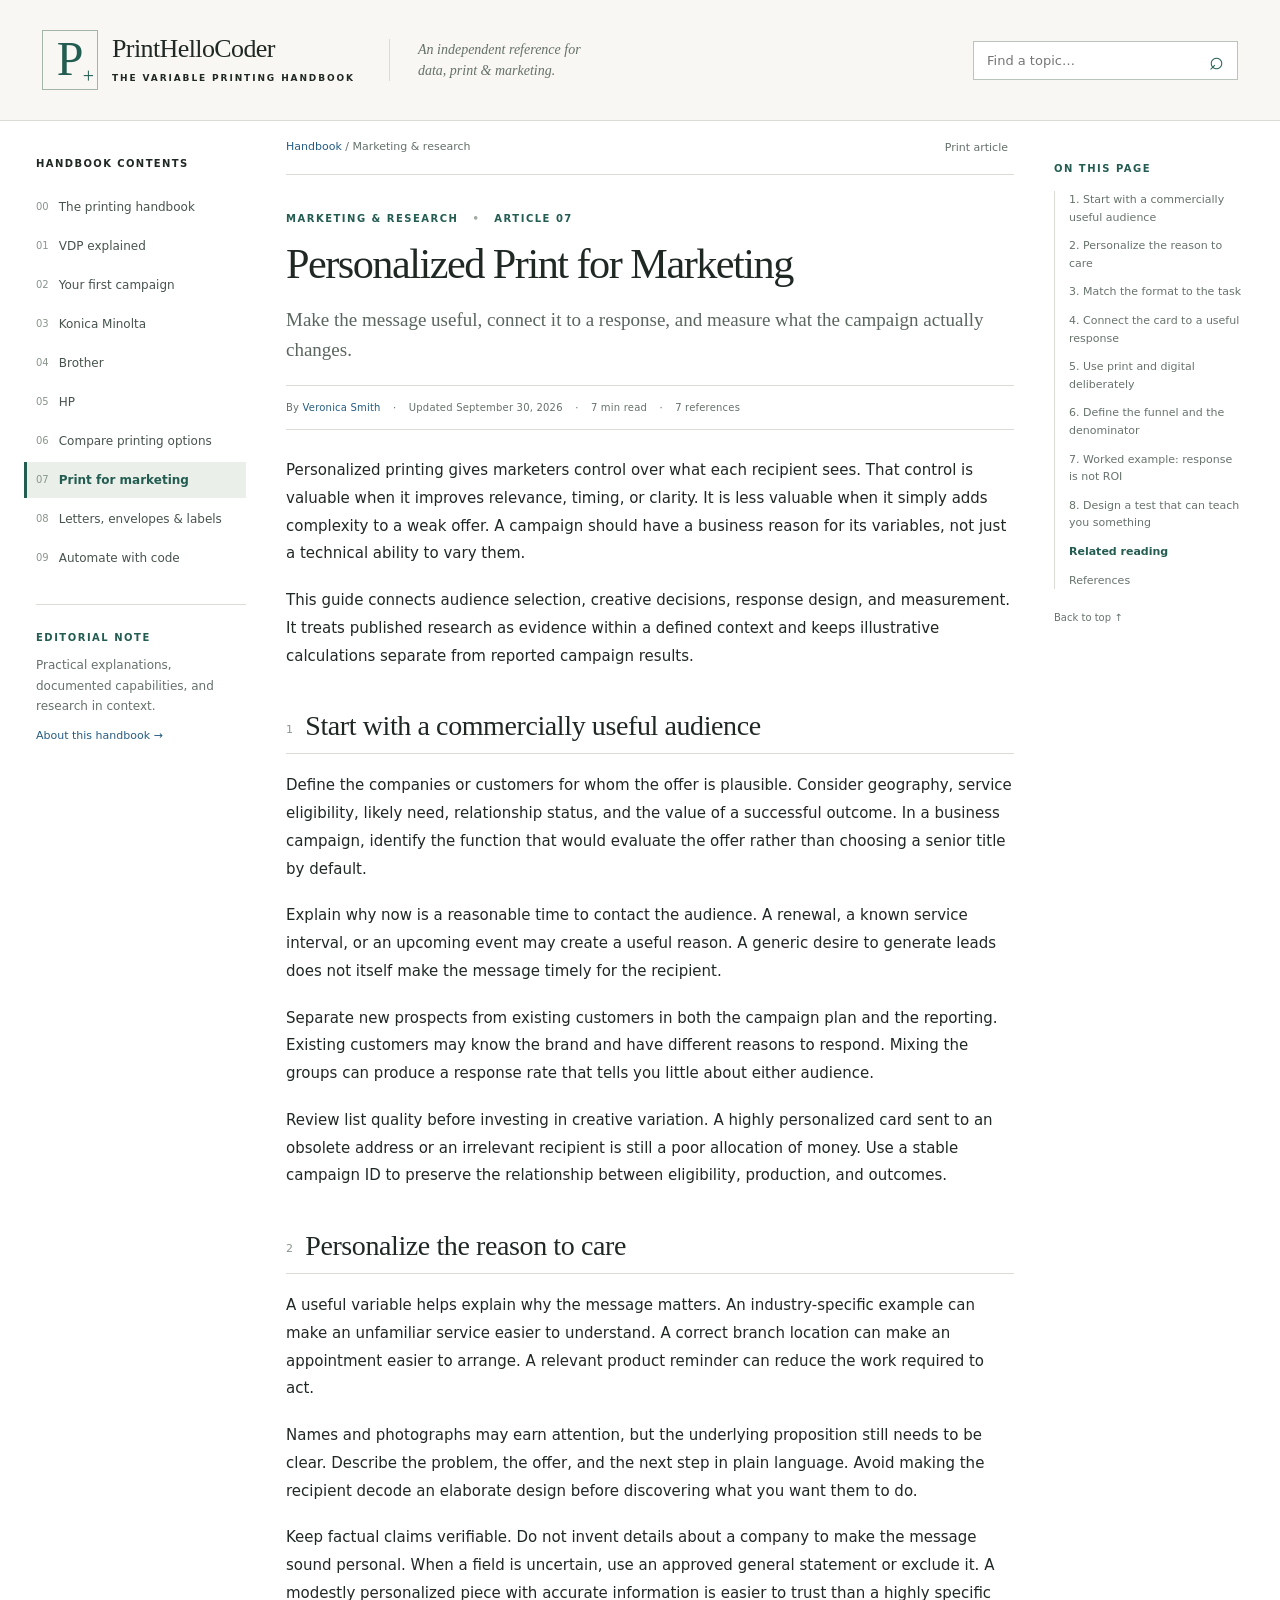
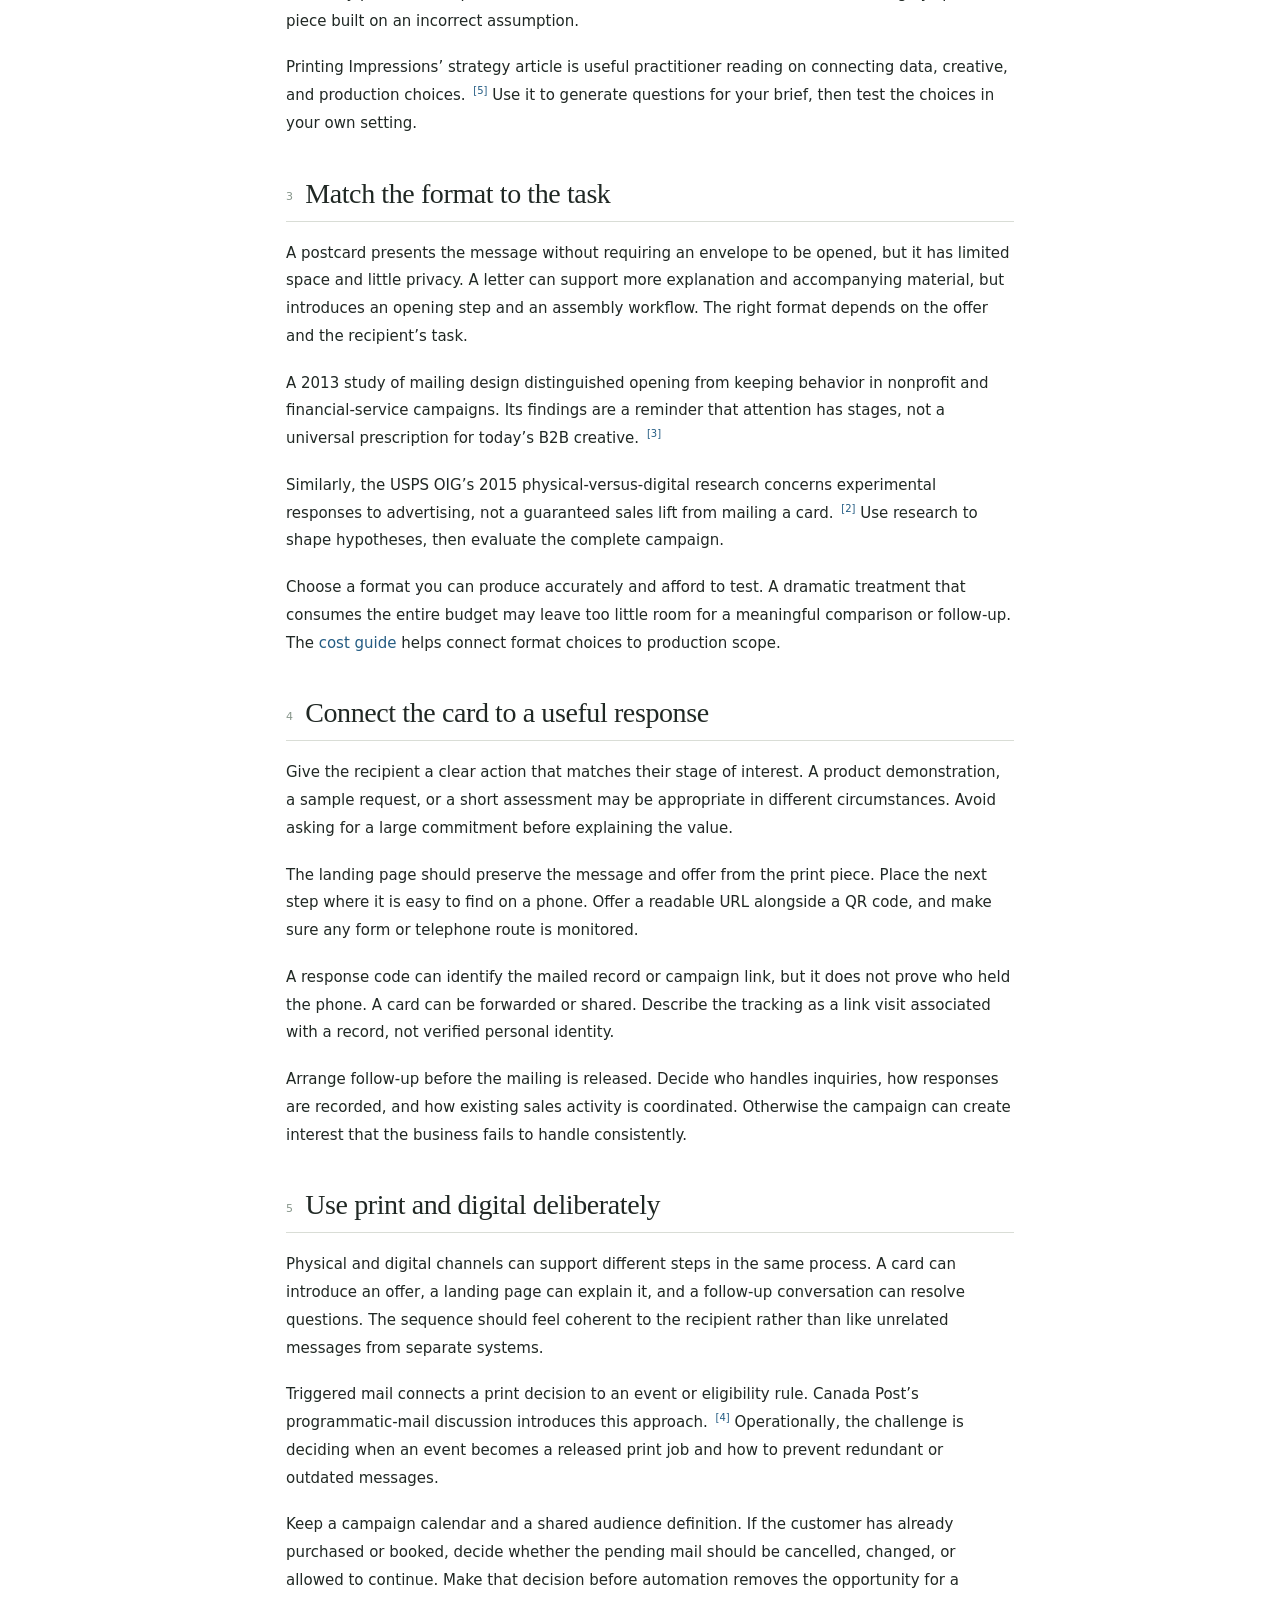
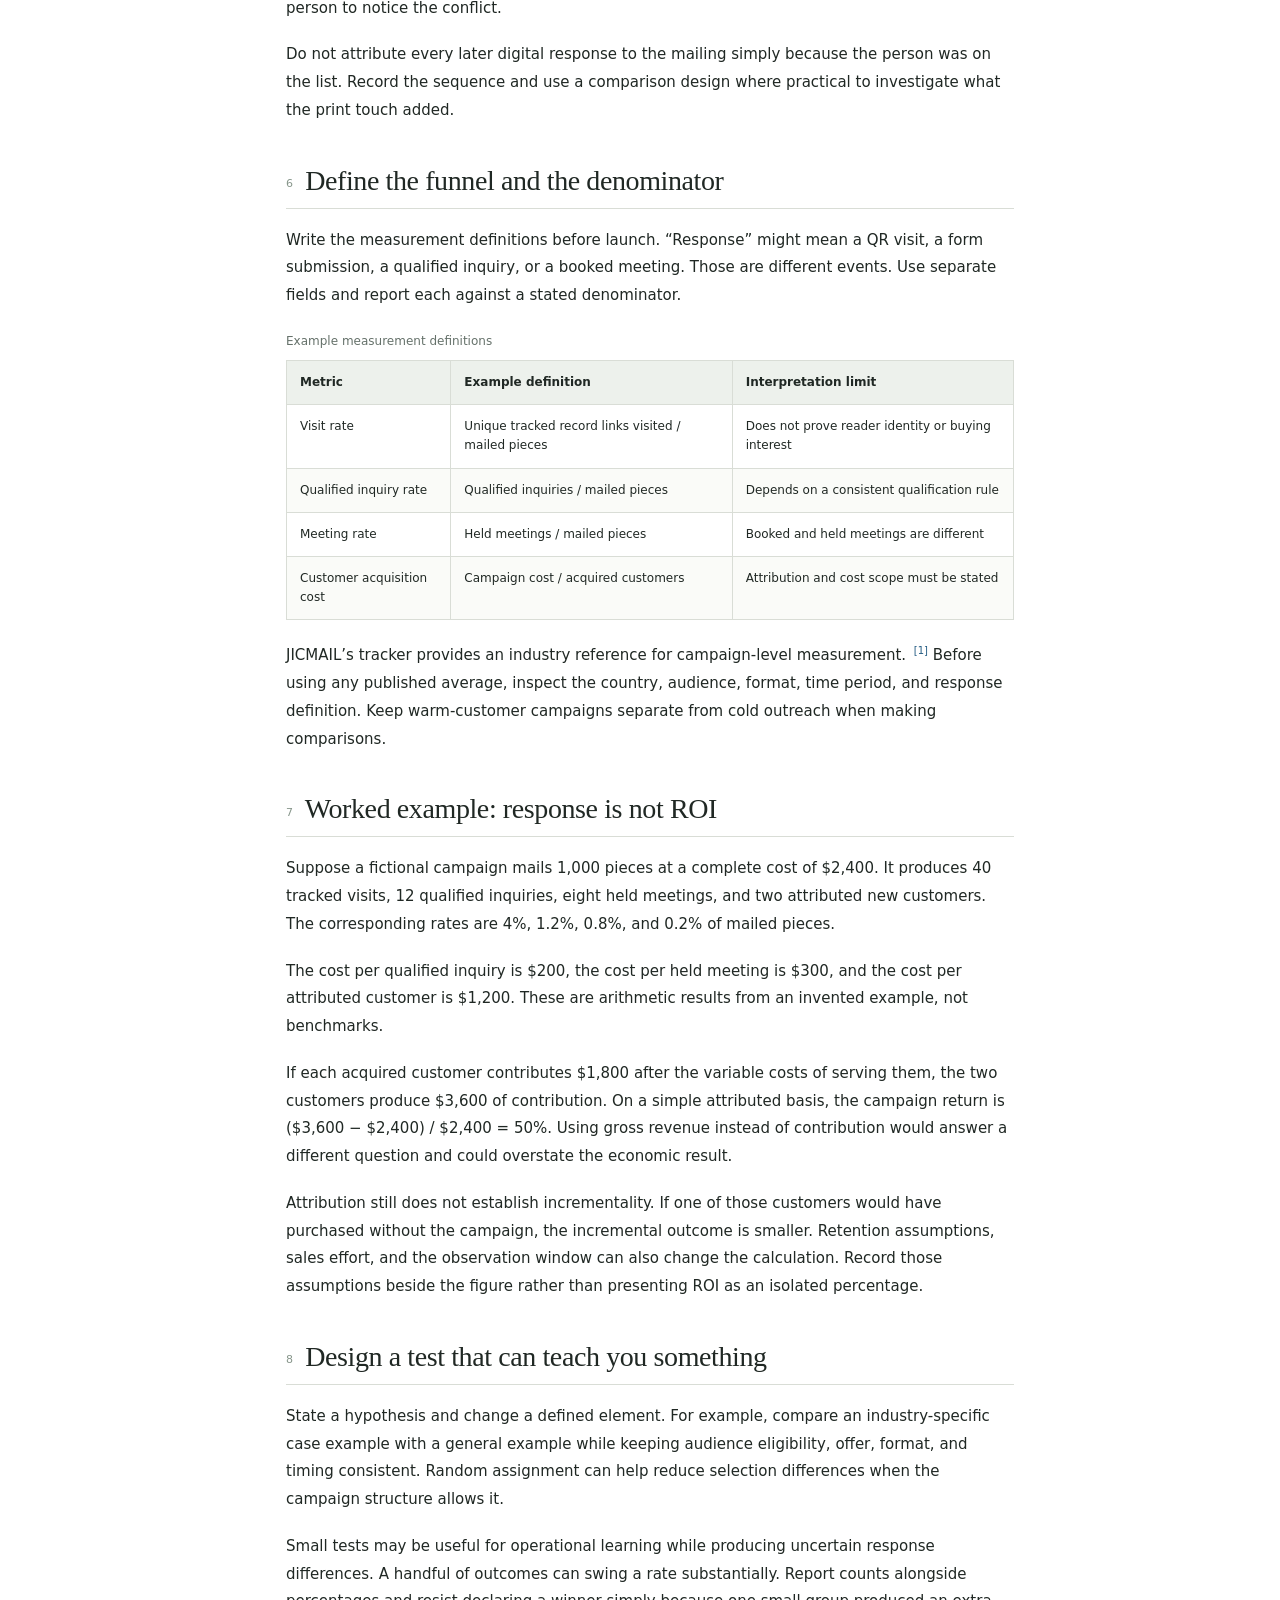
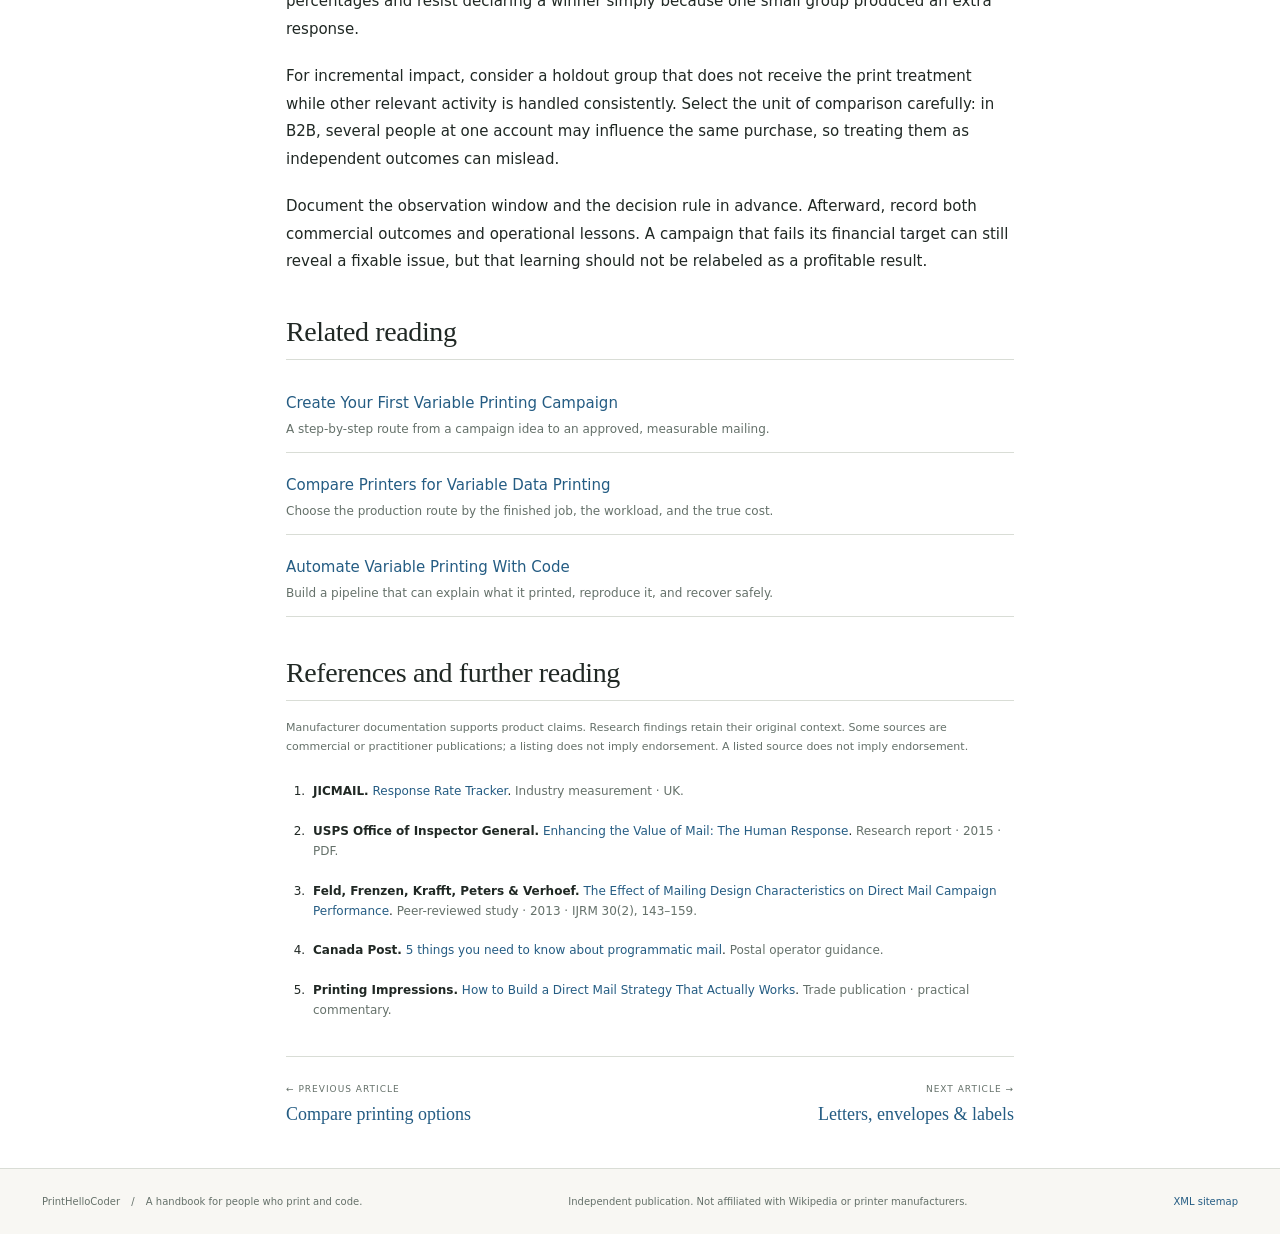
<file: marketing/index.html>
<!doctype html>
<html lang="en"><head><meta charset="utf-8"><meta name="viewport" content="width=device-width,initial-scale=1"><title>Personalized Print Marketing: Strategy, Testing &amp; ROI | PrintHelloCoder</title><meta name="description" content="Plan personalized print marketing around audience, relevance and measurement. Learn to compare response, attribution and incremental results with worked examples."><link rel="canonical" href="https://printhellocoder.github.io/marketing/"><meta property="og:title" content="Personalized Print for Marketing"><meta property="og:description" content="Plan personalized print marketing around audience, relevance and measurement. Learn to compare response, attribution and incremental results with worked examples."><meta property="og:type" content="article"><meta property="og:url" content="https://printhellocoder.github.io/marketing/"><meta name="theme-color" content="#f8f7f3"><link rel="icon" href="../assets/favicon.svg" type="image/svg+xml"><link rel="stylesheet" href="../assets/style.css"><script src="../assets/site.js" defer></script><script type="application/ld+json">{"@context":"https://schema.org","@type":"TechArticle","headline":"Personalized Print for Marketing","description":"Plan personalized print marketing around audience, relevance and measurement. Learn to compare response, attribution and incremental results with worked examples.","url":"https://printhellocoder.github.io/marketing/","inLanguage":"en","dateModified":"2026-09-30","author":{"@type":"Person","name":"Veronica Smith","url":"https://printhellocoder.github.io/#about-veronica","image":"https://printhellocoder.github.io/assets/veronica_smith.png"},"publisher":{"@type":"Organization","name":"PrintHelloCoder"},"isPartOf":{"@type":"WebSite","name":"PrintHelloCoder","url":"https://printhellocoder.github.io"}}</script></head>
<body><a class="skip" href="#main">Skip to article</a><header class="masthead"><a href="../" class="brand"><span class="brand-mark" aria-hidden="true">P<span>+</span></span><span><strong>PrintHelloCoder</strong><small>THE VARIABLE PRINTING HANDBOOK</small></span></a><div class="header-note">An independent reference for<br>data, print &amp; marketing.</div><form class="search" role="search"><label class="sr-only" for="search">Search the handbook</label><input id="search" type="search" placeholder="Find a topic…" autocomplete="off"><button type="submit" aria-label="Search">⌕</button><div id="search-results" class="search-results" hidden aria-live="polite"></div></form></header>
<div class="layout"><aside class="sidebar"><details open class="navigation"><summary>Handbook contents</summary><nav aria-label="Handbook"><a href="../"><span>00</span>The printing handbook</a><a href="../variable-data-printing/"><span>01</span>VDP explained</a><a href="../first-campaign/"><span>02</span>Your first campaign</a><a href="../konica-minolta/"><span>03</span>Konica Minolta</a><a href="../brother/"><span>04</span>Brother</a><a href="../hp/"><span>05</span>HP</a><a href="../compare-printers/"><span>06</span>Compare printing options</a><a href="../marketing/" aria-current="page"><span>07</span>Print for marketing</a><a href="../letters-envelopes-labels/"><span>08</span>Letters, envelopes &amp; labels</a><a href="../automation/"><span>09</span>Automate with code</a></nav></details><div class="sidebar-note"><span class="eyebrow">EDITORIAL NOTE</span><p>Practical explanations, documented capabilities, and research in context.</p><a href="../#editorial-approach">About this handbook →</a></div></aside>
<main id="main"><div class="article-tools"><span><a href="../">Handbook</a> / Marketing &amp; research</span><button type="button" id="print-page">Print article</button></div><article><header class="article-header"><div class="eyebrow">Marketing &amp; research <span>•</span> ARTICLE 07</div><h1>Personalized Print for Marketing</h1><p class="deck">Make the message useful, connect it to a response, and measure what the campaign actually changes.</p><div class="article-meta">By <a href="../#about-veronica" rel="author">Veronica Smith</a> <span>·</span> Updated <time datetime="2026-09-30">September 30, 2026</time> <span>·</span> 7 min read <span>·</span> 7 references</div></header><div class="article-body"><p>Personalized printing gives marketers control over what each recipient sees. That control is valuable when it improves relevance, timing, or clarity. It is less valuable when it simply adds complexity to a weak offer. A campaign should have a business reason for its variables, not just a technical ability to vary them.</p><p>This guide connects audience selection, creative decisions, response design, and measurement. It treats published research as evidence within a defined context and keeps illustrative calculations separate from reported campaign results.</p><details class="mobile-toc"><summary>On this page</summary><ol><li><a href="#start-with-a-commercially-useful-audience">1. Start with a commercially useful audience</a></li><li><a href="#personalize-the-reason-to-care">2. Personalize the reason to care</a></li><li><a href="#match-the-format-to-the-task">3. Match the format to the task</a></li><li><a href="#connect-the-card-to-a-useful-response">4. Connect the card to a useful response</a></li><li><a href="#use-print-and-digital-deliberately">5. Use print and digital deliberately</a></li><li><a href="#define-the-funnel-and-the-denominator">6. Define the funnel and the denominator</a></li><li><a href="#worked-example-response-is-not-roi">7. Worked example: response is not ROI</a></li><li><a href="#design-a-test-that-can-teach-you-something">8. Design a test that can teach you something</a></li><li><a href="#references">References</a></li></ol></details><section id="start-with-a-commercially-useful-audience"><h2><span class="section-number">1</span> Start with a commercially useful audience</h2><p>Define the companies or customers for whom the offer is plausible. Consider geography, service eligibility, likely need, relationship status, and the value of a successful outcome. In a business campaign, identify the function that would evaluate the offer rather than choosing a senior title by default.</p><p>Explain why now is a reasonable time to contact the audience. A renewal, a known service interval, or an upcoming event may create a useful reason. A generic desire to generate leads does not itself make the message timely for the recipient.</p><p>Separate new prospects from existing customers in both the campaign plan and the reporting. Existing customers may know the brand and have different reasons to respond. Mixing the groups can produce a response rate that tells you little about either audience.</p><p>Review list quality before investing in creative variation. A highly personalized card sent to an obsolete address or an irrelevant recipient is still a poor allocation of money. Use a stable campaign ID to preserve the relationship between eligibility, production, and outcomes.</p></section>
<section id="personalize-the-reason-to-care"><h2><span class="section-number">2</span> Personalize the reason to care</h2><p>A useful variable helps explain why the message matters. An industry-specific example can make an unfamiliar service easier to understand. A correct branch location can make an appointment easier to arrange. A relevant product reminder can reduce the work required to act.</p><p>Names and photographs may earn attention, but the underlying proposition still needs to be clear. Describe the problem, the offer, and the next step in plain language. Avoid making the recipient decode an elaborate design before discovering what you want them to do.</p><p>Keep factual claims verifiable. Do not invent details about a company to make the message sound personal. When a field is uncertain, use an approved general statement or exclude it. A modestly personalized piece with accurate information is easier to trust than a highly specific piece built on an incorrect assumption.</p><p>Printing Impressions’ strategy article is useful practitioner reading on connecting data, creative, and production choices. <sup class="citation"><a href="#ref-5" aria-label="Reference 5">[5]</a></sup> Use it to generate questions for your brief, then test the choices in your own setting.</p></section>
<section id="match-the-format-to-the-task"><h2><span class="section-number">3</span> Match the format to the task</h2><p>A postcard presents the message without requiring an envelope to be opened, but it has limited space and little privacy. A letter can support more explanation and accompanying material, but introduces an opening step and an assembly workflow. The right format depends on the offer and the recipient’s task.</p><p>A 2013 study of mailing design distinguished opening from keeping behavior in nonprofit and financial-service campaigns. Its findings are a reminder that attention has stages, not a universal prescription for today’s B2B creative. <sup class="citation"><a href="#ref-3" aria-label="Reference 3">[3]</a></sup></p><p>Similarly, the USPS OIG’s 2015 physical-versus-digital research concerns experimental responses to advertising, not a guaranteed sales lift from mailing a card. <sup class="citation"><a href="#ref-2" aria-label="Reference 2">[2]</a></sup> Use research to shape hypotheses, then evaluate the complete campaign.</p><p>Choose a format you can produce accurately and afford to test. A dramatic treatment that consumes the entire budget may leave too little room for a meaningful comparison or follow-up. The <a href="../compare-printers/">cost guide</a> helps connect format choices to production scope.</p></section>
<section id="connect-the-card-to-a-useful-response"><h2><span class="section-number">4</span> Connect the card to a useful response</h2><p>Give the recipient a clear action that matches their stage of interest. A product demonstration, a sample request, or a short assessment may be appropriate in different circumstances. Avoid asking for a large commitment before explaining the value.</p><p>The landing page should preserve the message and offer from the print piece. Place the next step where it is easy to find on a phone. Offer a readable URL alongside a QR code, and make sure any form or telephone route is monitored.</p><p>A response code can identify the mailed record or campaign link, but it does not prove who held the phone. A card can be forwarded or shared. Describe the tracking as a link visit associated with a record, not verified personal identity.</p><p>Arrange follow-up before the mailing is released. Decide who handles inquiries, how responses are recorded, and how existing sales activity is coordinated. Otherwise the campaign can create interest that the business fails to handle consistently.</p></section>
<section id="use-print-and-digital-deliberately"><h2><span class="section-number">5</span> Use print and digital deliberately</h2><p>Physical and digital channels can support different steps in the same process. A card can introduce an offer, a landing page can explain it, and a follow-up conversation can resolve questions. The sequence should feel coherent to the recipient rather than like unrelated messages from separate systems.</p><p>Triggered mail connects a print decision to an event or eligibility rule. Canada Post’s programmatic-mail discussion introduces this approach. <sup class="citation"><a href="#ref-4" aria-label="Reference 4">[4]</a></sup> Operationally, the challenge is deciding when an event becomes a released print job and how to prevent redundant or outdated messages.</p><p>Keep a campaign calendar and a shared audience definition. If the customer has already purchased or booked, decide whether the pending mail should be cancelled, changed, or allowed to continue. Make that decision before automation removes the opportunity for a person to notice the conflict.</p><p>Do not attribute every later digital response to the mailing simply because the person was on the list. Record the sequence and use a comparison design where practical to investigate what the print touch added.</p></section>
<section id="define-the-funnel-and-the-denominator"><h2><span class="section-number">6</span> Define the funnel and the denominator</h2><p>Write the measurement definitions before launch. “Response” might mean a QR visit, a form submission, a qualified inquiry, or a booked meeting. Those are different events. Use separate fields and report each against a stated denominator.</p><div class="table-wrap"><table><caption>Example measurement definitions</caption><thead><tr><th>Metric</th><th>Example definition</th><th>Interpretation limit</th></tr></thead><tbody><tr><td>Visit rate</td><td>Unique tracked record links visited / mailed pieces</td><td>Does not prove reader identity or buying interest</td></tr><tr><td>Qualified inquiry rate</td><td>Qualified inquiries / mailed pieces</td><td>Depends on a consistent qualification rule</td></tr><tr><td>Meeting rate</td><td>Held meetings / mailed pieces</td><td>Booked and held meetings are different</td></tr><tr><td>Customer acquisition cost</td><td>Campaign cost / acquired customers</td><td>Attribution and cost scope must be stated</td></tr></tbody></table></div><p>JICMAIL’s tracker provides an industry reference for campaign-level measurement. <sup class="citation"><a href="#ref-1" aria-label="Reference 1">[1]</a></sup> Before using any published average, inspect the country, audience, format, time period, and response definition. Keep warm-customer campaigns separate from cold outreach when making comparisons.</p></section>
<section id="worked-example-response-is-not-roi"><h2><span class="section-number">7</span> Worked example: response is not ROI</h2><p>Suppose a fictional campaign mails 1,000 pieces at a complete cost of $2,400. It produces 40 tracked visits, 12 qualified inquiries, eight held meetings, and two attributed new customers. The corresponding rates are 4%, 1.2%, 0.8%, and 0.2% of mailed pieces.</p><p>The cost per qualified inquiry is $200, the cost per held meeting is $300, and the cost per attributed customer is $1,200. These are arithmetic results from an invented example, not benchmarks.</p><p>If each acquired customer contributes $1,800 after the variable costs of serving them, the two customers produce $3,600 of contribution. On a simple attributed basis, the campaign return is ($3,600 − $2,400) / $2,400 = 50%. Using gross revenue instead of contribution would answer a different question and could overstate the economic result.</p><p>Attribution still does not establish incrementality. If one of those customers would have purchased without the campaign, the incremental outcome is smaller. Retention assumptions, sales effort, and the observation window can also change the calculation. Record those assumptions beside the figure rather than presenting ROI as an isolated percentage.</p></section>
<section id="design-a-test-that-can-teach-you-something"><h2><span class="section-number">8</span> Design a test that can teach you something</h2><p>State a hypothesis and change a defined element. For example, compare an industry-specific case example with a general example while keeping audience eligibility, offer, format, and timing consistent. Random assignment can help reduce selection differences when the campaign structure allows it.</p><p>Small tests may be useful for operational learning while producing uncertain response differences. A handful of outcomes can swing a rate substantially. Report counts alongside percentages and resist declaring a winner simply because one small group produced an extra response.</p><p>For incremental impact, consider a holdout group that does not receive the print treatment while other relevant activity is handled consistently. Select the unit of comparison carefully: in B2B, several people at one account may influence the same purchase, so treating them as independent outcomes can mislead.</p><p>Document the observation window and the decision rule in advance. Afterward, record both commercial outcomes and operational lessons. A campaign that fails its financial target can still reveal a fixable issue, but that learning should not be relabeled as a profitable result.</p></section><section id="related-reading"><h2>Related reading</h2><ul class="related-internal"><li><a href="../first-campaign/">Create Your First Variable Printing Campaign</a><span>A step-by-step route from a campaign idea to an approved, measurable mailing.</span></li><li><a href="../compare-printers/">Compare Printers for Variable Data Printing</a><span>Choose the production route by the finished job, the workload, and the true cost.</span></li><li><a href="../automation/">Automate Variable Printing With Code</a><span>Build a pipeline that can explain what it printed, reproduce it, and recover safely.</span></li></ul></section><section id="references" class="references"><h2>References and further reading</h2><p class="source-note">Manufacturer documentation supports product claims. Research findings retain their original context. Some sources are commercial or practitioner publications; a listing does not imply endorsement. A listed source does not imply endorsement.</p><ol><li id="ref-1"><span class="ref-publisher">JICMAIL.</span> <a href="https://www.jicmail.org.uk/flagship-research/response-rate-tracker/">Response Rate Tracker</a>. <span class="ref-type">Industry measurement · UK.</span></li><li id="ref-2"><span class="ref-publisher">USPS Office of Inspector General.</span> <a href="https://www.uspsoig.gov/sites/default/files/reports/2023-01/rarc-wp-15-012.pdf">Enhancing the Value of Mail: The Human Response</a>. <span class="ref-type">Research report · 2015 · PDF.</span></li><li id="ref-3"><span class="ref-publisher">Feld, Frenzen, Krafft, Peters &amp; Verhoef.</span> <a href="https://www.marketingcenter.de/en/research/publications/94630">The Effect of Mailing Design Characteristics on Direct Mail Campaign Performance</a>. <span class="ref-type">Peer-reviewed study · 2013 · IJRM 30(2), 143–159.</span></li><li id="ref-4"><span class="ref-publisher">Canada Post.</span> <a href="https://www.canadapost-postescanada.ca/blogs/business/marketing/10-things-you-need-to-know-about-the-power-of-programmatic-mail/">5 things you need to know about programmatic mail</a>. <span class="ref-type">Postal operator guidance.</span></li><li id="ref-5"><span class="ref-publisher">Printing Impressions.</span> <a href="https://www.piworld.com/how-to-build-a-direct-mail-strategy-that-actually-works/">How to Build a Direct Mail Strategy That Actually Works</a>. <span class="ref-type">Trade publication · practical commentary.</span></li></ol></section></div></article><nav class="page-turn" aria-label="Next and previous articles"><a href="../compare-printers/"><small>← PREVIOUS ARTICLE</small>Compare printing options</a><a href="../letters-envelopes-labels/"><small>NEXT ARTICLE →</small>Letters, envelopes &amp; labels</a></nav></main>
<aside class="toc"><div class="eyebrow">ON THIS PAGE</div><ol><li><a href="#start-with-a-commercially-useful-audience">1. Start with a commercially useful audience</a></li><li><a href="#personalize-the-reason-to-care">2. Personalize the reason to care</a></li><li><a href="#match-the-format-to-the-task">3. Match the format to the task</a></li><li><a href="#connect-the-card-to-a-useful-response">4. Connect the card to a useful response</a></li><li><a href="#use-print-and-digital-deliberately">5. Use print and digital deliberately</a></li><li><a href="#define-the-funnel-and-the-denominator">6. Define the funnel and the denominator</a></li><li><a href="#worked-example-response-is-not-roi">7. Worked example: response is not ROI</a></li><li><a href="#design-a-test-that-can-teach-you-something">8. Design a test that can teach you something</a></li><li><a href="#related-reading">Related reading</a></li><li><a href="#references">References</a></li></ol><a class="back-top" href="#main">Back to top ↑</a></aside></div><footer><span>PrintHelloCoder <span class="footer-dot">/</span> A handbook for people who print and code.</span><span>Independent publication. Not affiliated with Wikipedia or printer manufacturers.</span><a href="../sitemap.xml">XML sitemap</a></footer></body></html>
</file>
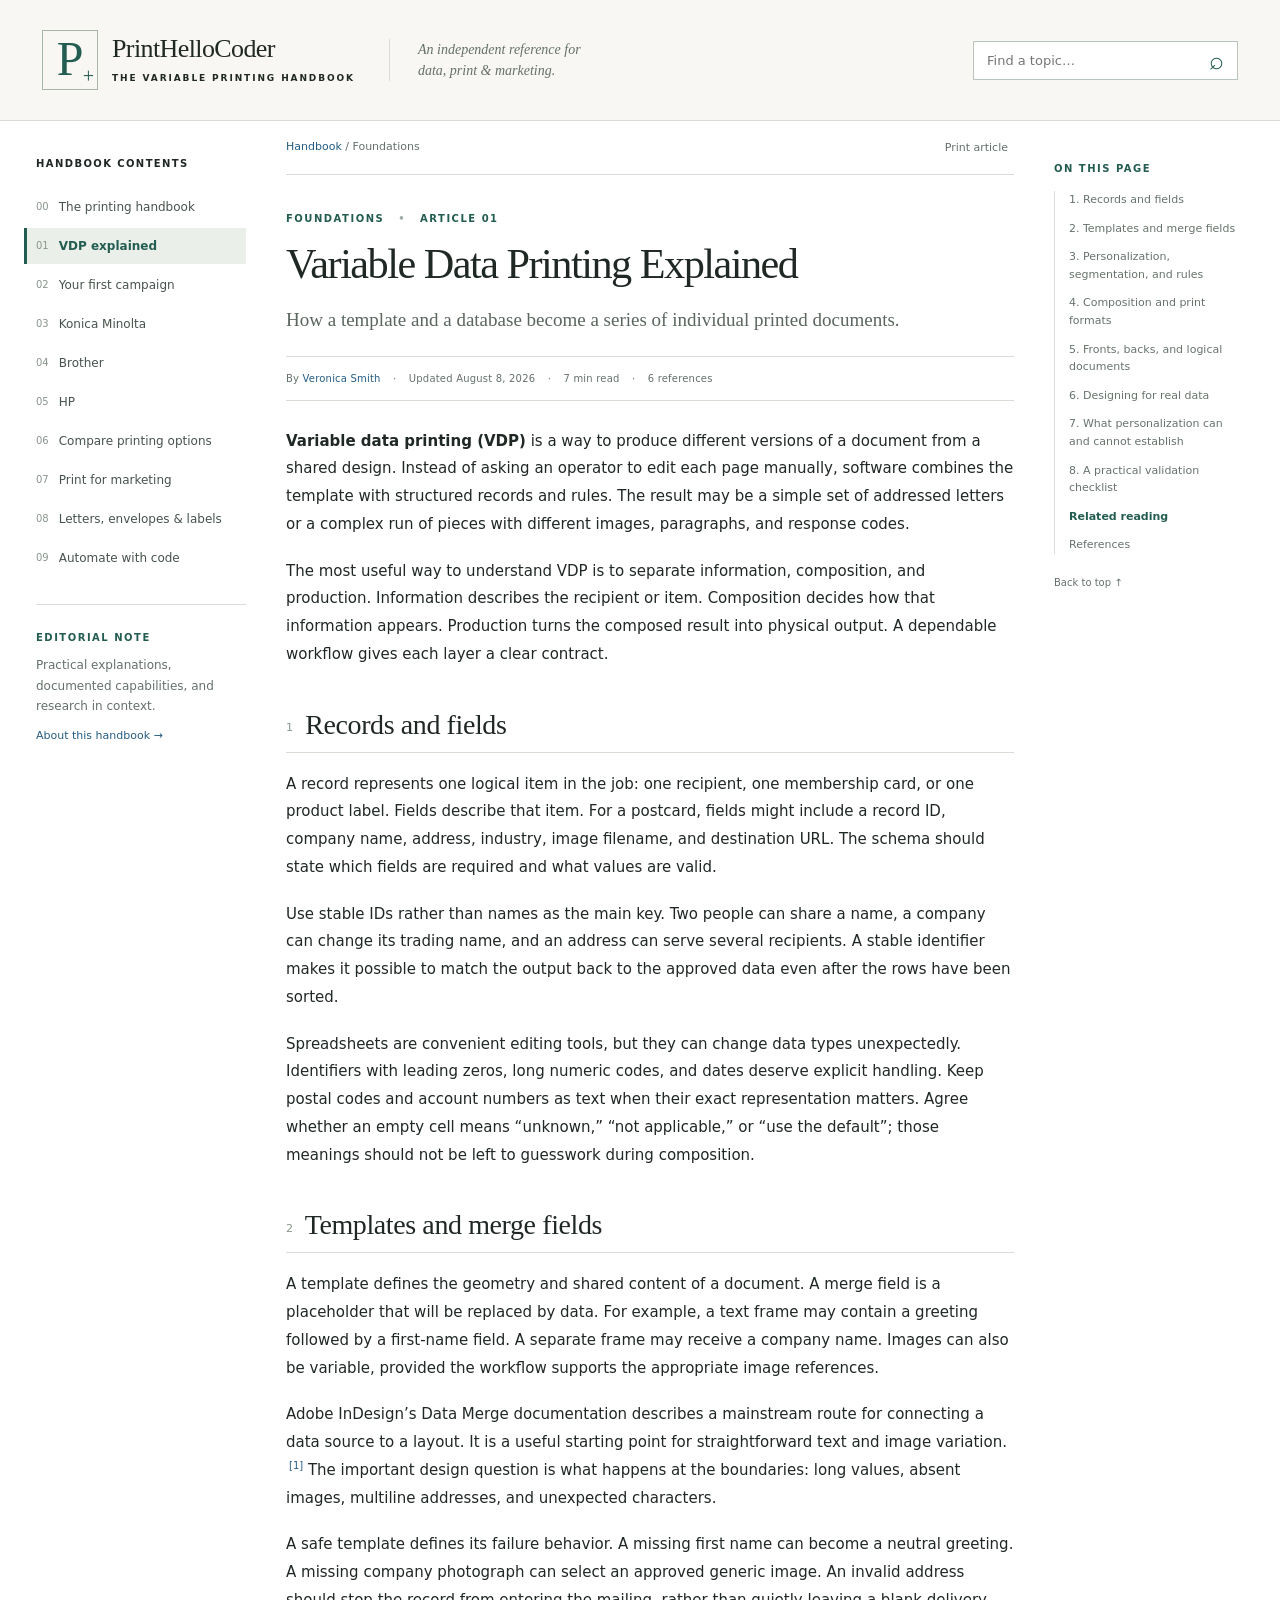
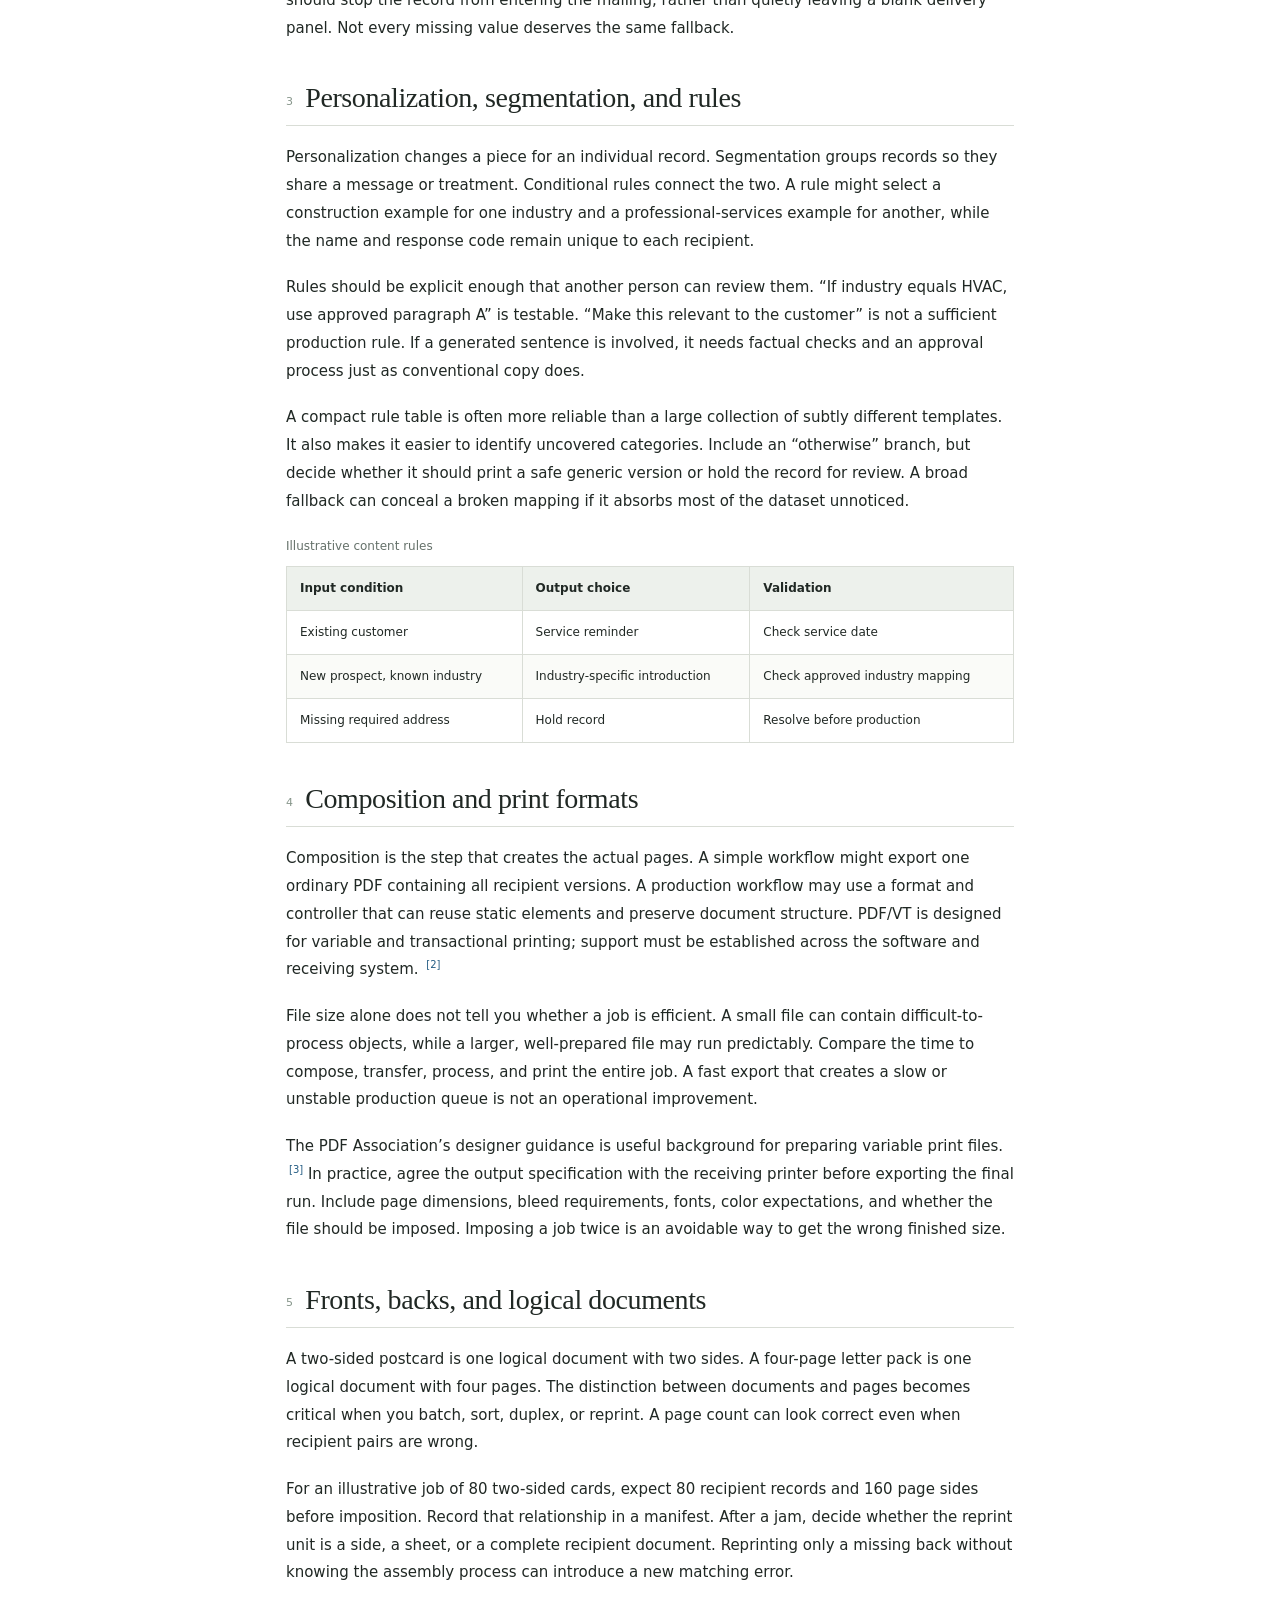
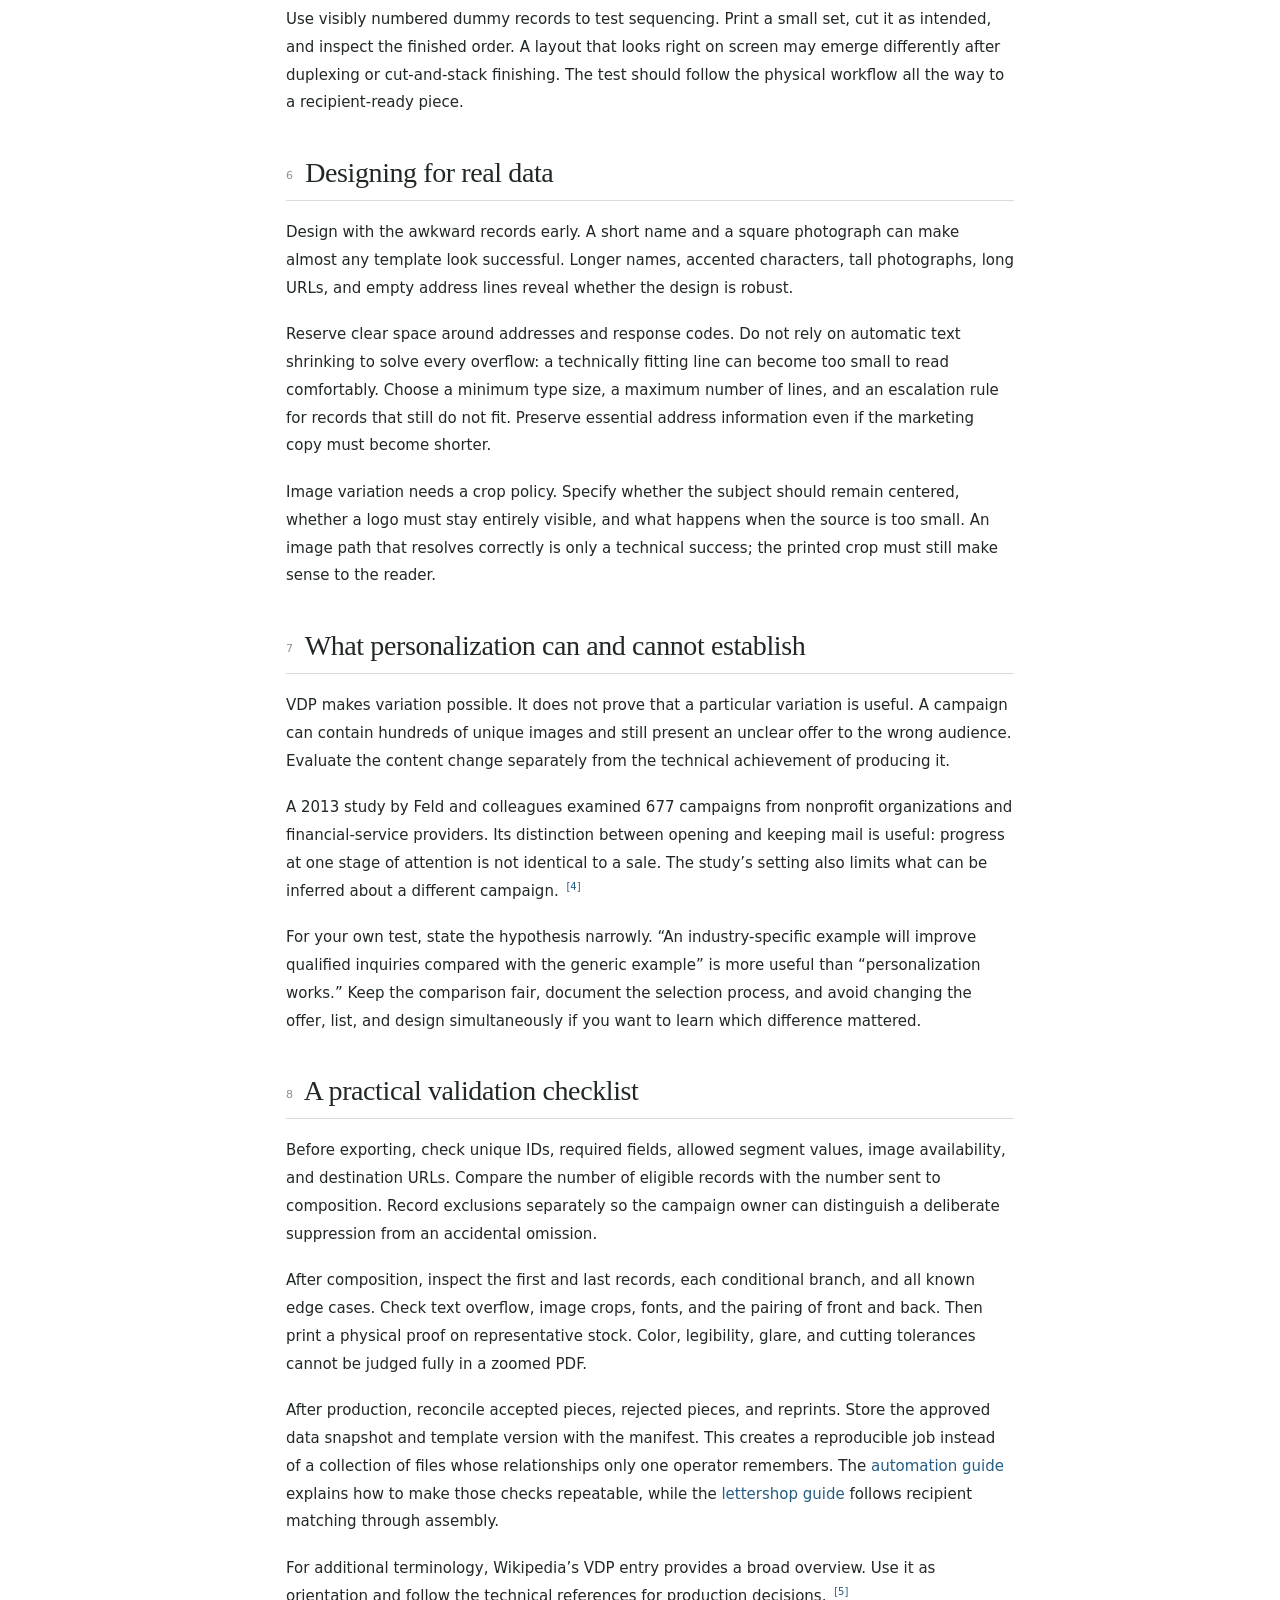
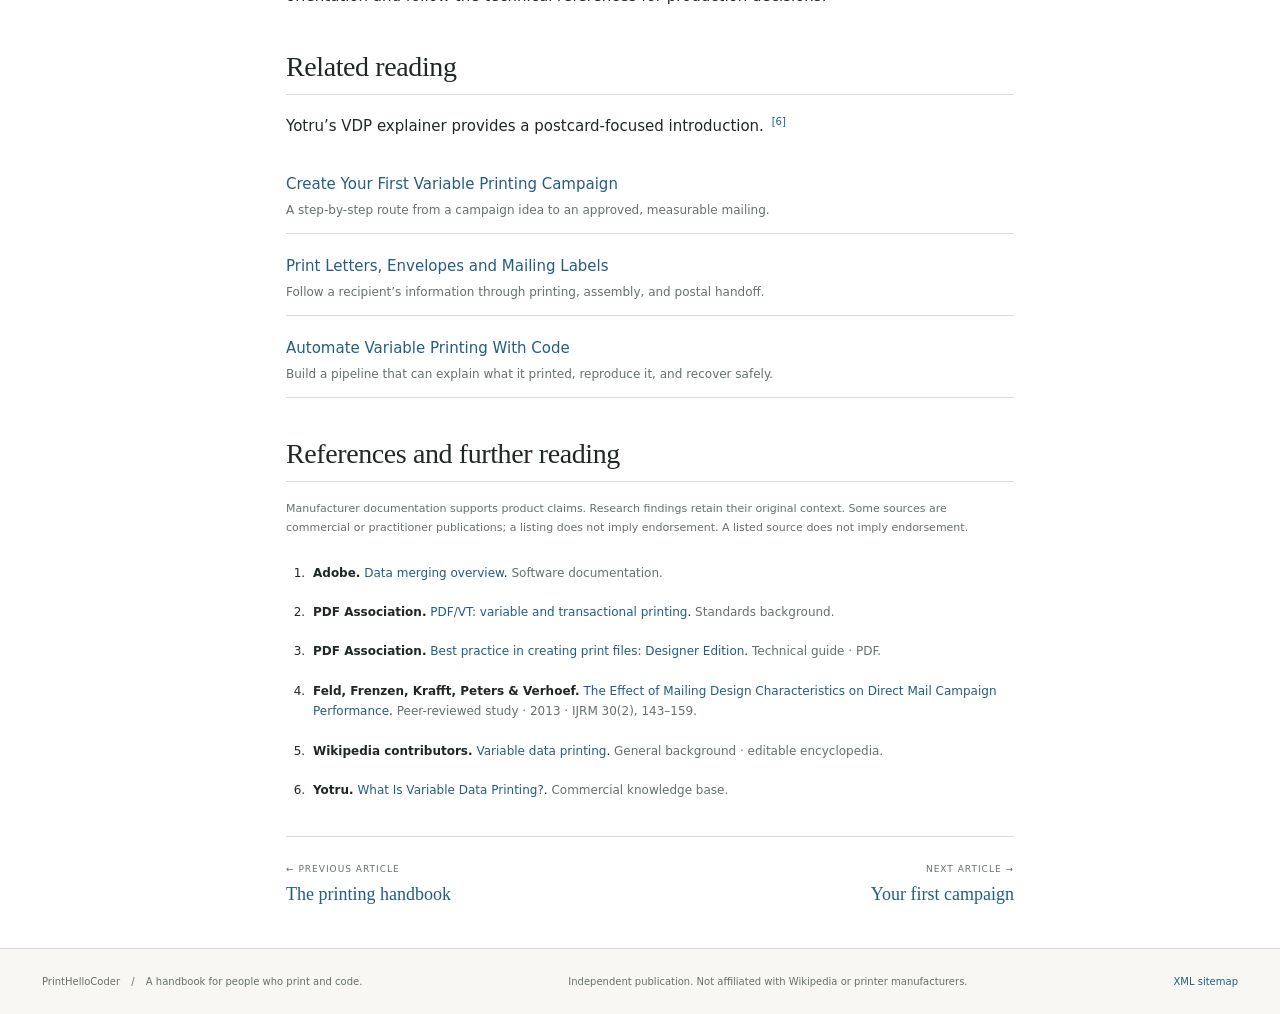
<file: variable-data-printing/index.html>
<!doctype html>
<html lang="en"><head><meta charset="utf-8"><meta name="viewport" content="width=device-width,initial-scale=1"><title>What Is Variable Data Printing? A Practical Guide | PrintHelloCoder</title><meta name="description" content="Understand variable data printing, merge fields, templates, conditional content and PDF/VT, with practical examples and a guide to avoiding common errors."><link rel="canonical" href="https://printhellocoder.github.io/variable-data-printing/"><meta property="og:title" content="Variable Data Printing Explained"><meta property="og:description" content="Understand variable data printing, merge fields, templates, conditional content and PDF/VT, with practical examples and a guide to avoiding common errors."><meta property="og:type" content="article"><meta property="og:url" content="https://printhellocoder.github.io/variable-data-printing/"><meta name="theme-color" content="#f8f7f3"><link rel="icon" href="../assets/favicon.svg" type="image/svg+xml"><link rel="stylesheet" href="../assets/style.css"><script src="../assets/site.js" defer></script><script type="application/ld+json">{"@context":"https://schema.org","@type":"TechArticle","headline":"Variable Data Printing Explained","description":"Understand variable data printing, merge fields, templates, conditional content and PDF/VT, with practical examples and a guide to avoiding common errors.","url":"https://printhellocoder.github.io/variable-data-printing/","inLanguage":"en","dateModified":"2026-08-08","author":{"@type":"Person","name":"Veronica Smith","url":"https://printhellocoder.github.io/#about-veronica","image":"https://printhellocoder.github.io/assets/veronica_smith.png"},"publisher":{"@type":"Organization","name":"PrintHelloCoder"},"isPartOf":{"@type":"WebSite","name":"PrintHelloCoder","url":"https://printhellocoder.github.io"}}</script></head>
<body><a class="skip" href="#main">Skip to article</a><header class="masthead"><a href="../" class="brand"><span class="brand-mark" aria-hidden="true">P<span>+</span></span><span><strong>PrintHelloCoder</strong><small>THE VARIABLE PRINTING HANDBOOK</small></span></a><div class="header-note">An independent reference for<br>data, print &amp; marketing.</div><form class="search" role="search"><label class="sr-only" for="search">Search the handbook</label><input id="search" type="search" placeholder="Find a topic…" autocomplete="off"><button type="submit" aria-label="Search">⌕</button><div id="search-results" class="search-results" hidden aria-live="polite"></div></form></header>
<div class="layout"><aside class="sidebar"><details open class="navigation"><summary>Handbook contents</summary><nav aria-label="Handbook"><a href="../"><span>00</span>The printing handbook</a><a href="../variable-data-printing/" aria-current="page"><span>01</span>VDP explained</a><a href="../first-campaign/"><span>02</span>Your first campaign</a><a href="../konica-minolta/"><span>03</span>Konica Minolta</a><a href="../brother/"><span>04</span>Brother</a><a href="../hp/"><span>05</span>HP</a><a href="../compare-printers/"><span>06</span>Compare printing options</a><a href="../marketing/"><span>07</span>Print for marketing</a><a href="../letters-envelopes-labels/"><span>08</span>Letters, envelopes &amp; labels</a><a href="../automation/"><span>09</span>Automate with code</a></nav></details><div class="sidebar-note"><span class="eyebrow">EDITORIAL NOTE</span><p>Practical explanations, documented capabilities, and research in context.</p><a href="../#editorial-approach">About this handbook →</a></div></aside>
<main id="main"><div class="article-tools"><span><a href="../">Handbook</a> / Foundations</span><button type="button" id="print-page">Print article</button></div><article><header class="article-header"><div class="eyebrow">Foundations <span>•</span> ARTICLE 01</div><h1>Variable Data Printing Explained</h1><p class="deck">How a template and a database become a series of individual printed documents.</p><div class="article-meta">By <a href="../#about-veronica" rel="author">Veronica Smith</a> <span>·</span> Updated <time datetime="2026-08-08">August 8, 2026</time> <span>·</span> 7 min read <span>·</span> 6 references</div></header><div class="article-body"><p><strong>Variable data printing (VDP)</strong> is a way to produce different versions of a document from a shared design. Instead of asking an operator to edit each page manually, software combines the template with structured records and rules. The result may be a simple set of addressed letters or a complex run of pieces with different images, paragraphs, and response codes.</p><p>The most useful way to understand VDP is to separate information, composition, and production. Information describes the recipient or item. Composition decides how that information appears. Production turns the composed result into physical output. A dependable workflow gives each layer a clear contract.</p><details class="mobile-toc"><summary>On this page</summary><ol><li><a href="#records-and-fields">1. Records and fields</a></li><li><a href="#templates-and-merge-fields">2. Templates and merge fields</a></li><li><a href="#personalization-segmentation-and-rules">3. Personalization, segmentation, and rules</a></li><li><a href="#composition-and-print-formats">4. Composition and print formats</a></li><li><a href="#fronts-backs-and-logical-documents">5. Fronts, backs, and logical documents</a></li><li><a href="#designing-for-real-data">6. Designing for real data</a></li><li><a href="#what-personalization-can-and-cannot-establish">7. What personalization can and cannot establish</a></li><li><a href="#a-practical-validation-checklist">8. A practical validation checklist</a></li><li><a href="#references">References</a></li></ol></details><section id="records-and-fields"><h2><span class="section-number">1</span> Records and fields</h2><p>A record represents one logical item in the job: one recipient, one membership card, or one product label. Fields describe that item. For a postcard, fields might include a record ID, company name, address, industry, image filename, and destination URL. The schema should state which fields are required and what values are valid.</p><p>Use stable IDs rather than names as the main key. Two people can share a name, a company can change its trading name, and an address can serve several recipients. A stable identifier makes it possible to match the output back to the approved data even after the rows have been sorted.</p><p>Spreadsheets are convenient editing tools, but they can change data types unexpectedly. Identifiers with leading zeros, long numeric codes, and dates deserve explicit handling. Keep postal codes and account numbers as text when their exact representation matters. Agree whether an empty cell means “unknown,” “not applicable,” or “use the default”; those meanings should not be left to guesswork during composition.</p></section>
<section id="templates-and-merge-fields"><h2><span class="section-number">2</span> Templates and merge fields</h2><p>A template defines the geometry and shared content of a document. A merge field is a placeholder that will be replaced by data. For example, a text frame may contain a greeting followed by a first-name field. A separate frame may receive a company name. Images can also be variable, provided the workflow supports the appropriate image references.</p><p>Adobe InDesign’s Data Merge documentation describes a mainstream route for connecting a data source to a layout. It is a useful starting point for straightforward text and image variation. <sup class="citation"><a href="#ref-1" aria-label="Reference 1">[1]</a></sup> The important design question is what happens at the boundaries: long values, absent images, multiline addresses, and unexpected characters.</p><p>A safe template defines its failure behavior. A missing first name can become a neutral greeting. A missing company photograph can select an approved generic image. An invalid address should stop the record from entering the mailing, rather than quietly leaving a blank delivery panel. Not every missing value deserves the same fallback.</p></section>
<section id="personalization-segmentation-and-rules"><h2><span class="section-number">3</span> Personalization, segmentation, and rules</h2><p>Personalization changes a piece for an individual record. Segmentation groups records so they share a message or treatment. Conditional rules connect the two. A rule might select a construction example for one industry and a professional-services example for another, while the name and response code remain unique to each recipient.</p><p>Rules should be explicit enough that another person can review them. “If industry equals HVAC, use approved paragraph A” is testable. “Make this relevant to the customer” is not a sufficient production rule. If a generated sentence is involved, it needs factual checks and an approval process just as conventional copy does.</p><p>A compact rule table is often more reliable than a large collection of subtly different templates. It also makes it easier to identify uncovered categories. Include an “otherwise” branch, but decide whether it should print a safe generic version or hold the record for review. A broad fallback can conceal a broken mapping if it absorbs most of the dataset unnoticed.</p><div class="table-wrap"><table><caption>Illustrative content rules</caption><thead><tr><th>Input condition</th><th>Output choice</th><th>Validation</th></tr></thead><tbody><tr><td>Existing customer</td><td>Service reminder</td><td>Check service date</td></tr><tr><td>New prospect, known industry</td><td>Industry-specific introduction</td><td>Check approved industry mapping</td></tr><tr><td>Missing required address</td><td>Hold record</td><td>Resolve before production</td></tr></tbody></table></div></section>
<section id="composition-and-print-formats"><h2><span class="section-number">4</span> Composition and print formats</h2><p>Composition is the step that creates the actual pages. A simple workflow might export one ordinary PDF containing all recipient versions. A production workflow may use a format and controller that can reuse static elements and preserve document structure. PDF/VT is designed for variable and transactional printing; support must be established across the software and receiving system. <sup class="citation"><a href="#ref-2" aria-label="Reference 2">[2]</a></sup></p><p>File size alone does not tell you whether a job is efficient. A small file can contain difficult-to-process objects, while a larger, well-prepared file may run predictably. Compare the time to compose, transfer, process, and print the entire job. A fast export that creates a slow or unstable production queue is not an operational improvement.</p><p>The PDF Association’s designer guidance is useful background for preparing variable print files. <sup class="citation"><a href="#ref-3" aria-label="Reference 3">[3]</a></sup> In practice, agree the output specification with the receiving printer before exporting the final run. Include page dimensions, bleed requirements, fonts, color expectations, and whether the file should be imposed. Imposing a job twice is an avoidable way to get the wrong finished size.</p></section>
<section id="fronts-backs-and-logical-documents"><h2><span class="section-number">5</span> Fronts, backs, and logical documents</h2><p>A two-sided postcard is one logical document with two sides. A four-page letter pack is one logical document with four pages. The distinction between documents and pages becomes critical when you batch, sort, duplex, or reprint. A page count can look correct even when recipient pairs are wrong.</p><p>For an illustrative job of 80 two-sided cards, expect 80 recipient records and 160 page sides before imposition. Record that relationship in a manifest. After a jam, decide whether the reprint unit is a side, a sheet, or a complete recipient document. Reprinting only a missing back without knowing the assembly process can introduce a new matching error.</p><p>Use visibly numbered dummy records to test sequencing. Print a small set, cut it as intended, and inspect the finished order. A layout that looks right on screen may emerge differently after duplexing or cut-and-stack finishing. The test should follow the physical workflow all the way to a recipient-ready piece.</p></section>
<section id="designing-for-real-data"><h2><span class="section-number">6</span> Designing for real data</h2><p>Design with the awkward records early. A short name and a square photograph can make almost any template look successful. Longer names, accented characters, tall photographs, long URLs, and empty address lines reveal whether the design is robust.</p><p>Reserve clear space around addresses and response codes. Do not rely on automatic text shrinking to solve every overflow: a technically fitting line can become too small to read comfortably. Choose a minimum type size, a maximum number of lines, and an escalation rule for records that still do not fit. Preserve essential address information even if the marketing copy must become shorter.</p><p>Image variation needs a crop policy. Specify whether the subject should remain centered, whether a logo must stay entirely visible, and what happens when the source is too small. An image path that resolves correctly is only a technical success; the printed crop must still make sense to the reader.</p></section>
<section id="what-personalization-can-and-cannot-establish"><h2><span class="section-number">7</span> What personalization can and cannot establish</h2><p>VDP makes variation possible. It does not prove that a particular variation is useful. A campaign can contain hundreds of unique images and still present an unclear offer to the wrong audience. Evaluate the content change separately from the technical achievement of producing it.</p><p>A 2013 study by Feld and colleagues examined 677 campaigns from nonprofit organizations and financial-service providers. Its distinction between opening and keeping mail is useful: progress at one stage of attention is not identical to a sale. The study’s setting also limits what can be inferred about a different campaign. <sup class="citation"><a href="#ref-4" aria-label="Reference 4">[4]</a></sup></p><p>For your own test, state the hypothesis narrowly. “An industry-specific example will improve qualified inquiries compared with the generic example” is more useful than “personalization works.” Keep the comparison fair, document the selection process, and avoid changing the offer, list, and design simultaneously if you want to learn which difference mattered.</p></section>
<section id="a-practical-validation-checklist"><h2><span class="section-number">8</span> A practical validation checklist</h2><p>Before exporting, check unique IDs, required fields, allowed segment values, image availability, and destination URLs. Compare the number of eligible records with the number sent to composition. Record exclusions separately so the campaign owner can distinguish a deliberate suppression from an accidental omission.</p><p>After composition, inspect the first and last records, each conditional branch, and all known edge cases. Check text overflow, image crops, fonts, and the pairing of front and back. Then print a physical proof on representative stock. Color, legibility, glare, and cutting tolerances cannot be judged fully in a zoomed PDF.</p><p>After production, reconcile accepted pieces, rejected pieces, and reprints. Store the approved data snapshot and template version with the manifest. This creates a reproducible job instead of a collection of files whose relationships only one operator remembers. The <a href="../automation/">automation guide</a> explains how to make those checks repeatable, while the <a href="../letters-envelopes-labels/">lettershop guide</a> follows recipient matching through assembly.</p><p>For additional terminology, Wikipedia’s VDP entry provides a broad overview. Use it as orientation and follow the technical references for production decisions. <sup class="citation"><a href="#ref-5" aria-label="Reference 5">[5]</a></sup></p></section><section id="related-reading"><h2>Related reading</h2><p>Yotru’s VDP explainer provides a postcard-focused introduction. <sup class="citation"><a href="#ref-6" aria-label="Reference 6">[6]</a></sup></p><ul class="related-internal"><li><a href="../first-campaign/">Create Your First Variable Printing Campaign</a><span>A step-by-step route from a campaign idea to an approved, measurable mailing.</span></li><li><a href="../letters-envelopes-labels/">Print Letters, Envelopes and Mailing Labels</a><span>Follow a recipient’s information through printing, assembly, and postal handoff.</span></li><li><a href="../automation/">Automate Variable Printing With Code</a><span>Build a pipeline that can explain what it printed, reproduce it, and recover safely.</span></li></ul></section><section id="references" class="references"><h2>References and further reading</h2><p class="source-note">Manufacturer documentation supports product claims. Research findings retain their original context. Some sources are commercial or practitioner publications; a listing does not imply endorsement. A listed source does not imply endorsement.</p><ol><li id="ref-1"><span class="ref-publisher">Adobe.</span> <a href="https://helpx.adobe.com/indesign/desktop/automation-and-scripting/merge-data/data-merging-overview.html">Data merging overview</a>. <span class="ref-type">Software documentation.</span></li><li id="ref-2"><span class="ref-publisher">PDF Association.</span> <a href="https://pdfa.org/resource/pdfvt-flyer/">PDF/VT: variable and transactional printing</a>. <span class="ref-type">Standards background.</span></li><li id="ref-3"><span class="ref-publisher">PDF Association.</span> <a href="https://pdfa.org/download-area/publications/Best-Practice-VDP-DesignerEdition.pdf">Best practice in creating print files: Designer Edition</a>. <span class="ref-type">Technical guide · PDF.</span></li><li id="ref-4"><span class="ref-publisher">Feld, Frenzen, Krafft, Peters &amp; Verhoef.</span> <a href="https://www.marketingcenter.de/en/research/publications/94630">The Effect of Mailing Design Characteristics on Direct Mail Campaign Performance</a>. <span class="ref-type">Peer-reviewed study · 2013 · IJRM 30(2), 143–159.</span></li><li id="ref-5"><span class="ref-publisher">Wikipedia contributors.</span> <a href="https://en.wikipedia.org/wiki/Variable_data_printing">Variable data printing</a>. <span class="ref-type">General background · editable encyclopedia.</span></li><li id="ref-6"><span class="ref-publisher">Yotru.</span> <a href="https://yotru.com/knowledge-base/what-is-variable-data-printing">What Is Variable Data Printing?</a>. <span class="ref-type">Commercial knowledge base.</span></li></ol></section></div></article><nav class="page-turn" aria-label="Next and previous articles"><a href="../"><small>← PREVIOUS ARTICLE</small>The printing handbook</a><a href="../first-campaign/"><small>NEXT ARTICLE →</small>Your first campaign</a></nav></main>
<aside class="toc"><div class="eyebrow">ON THIS PAGE</div><ol><li><a href="#records-and-fields">1. Records and fields</a></li><li><a href="#templates-and-merge-fields">2. Templates and merge fields</a></li><li><a href="#personalization-segmentation-and-rules">3. Personalization, segmentation, and rules</a></li><li><a href="#composition-and-print-formats">4. Composition and print formats</a></li><li><a href="#fronts-backs-and-logical-documents">5. Fronts, backs, and logical documents</a></li><li><a href="#designing-for-real-data">6. Designing for real data</a></li><li><a href="#what-personalization-can-and-cannot-establish">7. What personalization can and cannot establish</a></li><li><a href="#a-practical-validation-checklist">8. A practical validation checklist</a></li><li><a href="#related-reading">Related reading</a></li><li><a href="#references">References</a></li></ol><a class="back-top" href="#main">Back to top ↑</a></aside></div><footer><span>PrintHelloCoder <span class="footer-dot">/</span> A handbook for people who print and code.</span><span>Independent publication. Not affiliated with Wikipedia or printer manufacturers.</span><a href="../sitemap.xml">XML sitemap</a></footer></body></html>
</file>
<file: assets/style.css>
:root{--ink:#202824;--muted:#65716a;--line:#d9ddd6;--paper:#fff;--wash:#f8f7f3;--accent:#235c51;--link:#245c83;--serif:Georgia,'Times New Roman',serif}*{box-sizing:border-box}html{scroll-behavior:smooth;scroll-padding-top:24px}body{margin:0;background:var(--paper);color:var(--ink);font:16px/1.7 system-ui,-apple-system,'Segoe UI',sans-serif}a{color:var(--link);text-decoration:none}a:hover{text-decoration:underline}a:focus-visible,button:focus-visible,input:focus-visible,summary:focus-visible{outline:3px solid #c0922b;outline-offset:4px}.skip{position:absolute;top:-80px;left:20px;background:#fff;padding:12px;z-index:20}.skip:focus{top:10px}.masthead{display:flex;align-items:center;gap:34px;padding:30px 42px;border-bottom:1px solid var(--line);background:var(--wash)}.brand{display:flex;gap:14px;align-items:center;color:var(--ink);min-width:300px}.brand:hover{text-decoration:none}.brand-mark{font:48px/1 var(--serif);border:1px solid #a4b4a7;width:56px;height:60px;text-align:center;position:relative;padding-top:4px;color:var(--accent)}.brand-mark span{position:absolute;font:20px/1 var(--serif);bottom:3px;right:3px;background:var(--wash)}.brand strong{font:26px/1.2 var(--serif);display:block;letter-spacing:-.6px}.brand small{font-size:9px;font-weight:650;letter-spacing:1.9px;display:block;margin-top:7px}.header-note{font:italic 14px/1.5 var(--serif);color:var(--muted);border-left:1px solid var(--line);padding-left:28px}.search{margin-left:auto;position:relative;display:flex;background:white;border:1px solid #b9c4bc;width:265px}.search input{font:13px system-ui;border:0;padding:11px 13px;min-width:0;width:100%;background:transparent}.search button{background:transparent;border:0;font-size:25px;color:var(--accent);padding:0 13px;cursor:pointer}.search-results{position:absolute;top:48px;right:0;width:350px;background:#fff;border:1px solid var(--line);box-shadow:0 8px 25px #20282418;z-index:10;max-height:420px;overflow:auto}.search-results a{display:block;padding:12px 15px;border-bottom:1px solid var(--line);font-size:14px}.search-results small{display:block;font-size:12px;color:var(--muted)}.search-results p{padding:12px;margin:0}.layout{display:grid;grid-template-columns:210px minmax(0,820px) 190px;max-width:1460px;padding:0 36px;gap:40px;margin:auto}.sidebar{padding-top:34px;font-size:12px}.navigation summary{font-size:10px;font-weight:750;letter-spacing:1.4px;text-transform:uppercase;list-style:none;margin-bottom:17px;cursor:pointer}.navigation nav{display:flex;flex-direction:column;gap:3px}.navigation nav a{padding:9px 9px 9px 0;display:flex;gap:10px;line-height:1.5;color:#47534c}.navigation nav a span{font:10px/1.8 system-ui;color:#8a958d}.navigation nav a[aria-current]{background:#eaf0e9;color:var(--accent);font-weight:650;border-left:3px solid var(--accent);padding-left:9px;margin-left:-12px}.sidebar-note{border-top:1px solid var(--line);margin-top:28px;padding-top:22px;color:var(--muted)}.sidebar-note p{line-height:1.7;margin:8px 0}.sidebar-note a{font-size:11px}.eyebrow{font-size:10px;letter-spacing:1.5px;font-weight:700;color:var(--accent);text-transform:uppercase}.eyebrow span{color:#a0aaa2;padding:0 9px}.article-tools{display:flex;align-items:center;justify-content:space-between;border-bottom:1px solid var(--line);padding:14px 0;font-size:11px;color:var(--muted)}button#print-page{background:none;border:0;color:var(--muted);font:11px system-ui;cursor:pointer;padding:6px}.article-header{padding-top:35px;margin-bottom:27px}.article-header h1{font:normal clamp(36px,3.3vw,49px)/1.12 var(--serif);letter-spacing:-1.5px;margin:13px 0 18px}.deck{font:19px/1.55 var(--serif);color:#5a665e;margin:0;max-width:700px}.article-meta{margin-top:21px;padding:13px 0;border-top:1px solid var(--line);border-bottom:1px solid var(--line);font-size:10px;letter-spacing:.2px;color:var(--muted)}.article-meta span{padding:0 9px}.article-body{font-size:15px;line-height:1.85}.article-body p{margin:0 0 19px}.article-body strong{font-weight:650}.article-body h2{font:normal 28px/1.25 var(--serif);letter-spacing:-.4px;margin:38px 0 18px;padding-bottom:10px;border-bottom:1px solid var(--line)}.section-number{font:11px system-ui;color:#87968b;display:inline-block;vertical-align:middle;margin-right:6px}.article-body h3{font:600 16px/1.5 system-ui;margin:23px 0 11px}.article-body li{padding-left:3px;margin-bottom:7px}.article-body ul,.article-body ol{padding-left:24px}.citation{font:10px system-ui;white-space:nowrap;margin-left:3px}.callout{background:var(--wash);border-left:3px solid #b49a67;padding:19px 23px;margin:25px 0;font-size:14px}.callout p:last-child{margin:0}.callout .eyebrow{display:block;margin-bottom:7px}.diagram{display:grid;grid-template-columns:repeat(4,1fr);border:1px solid var(--line);margin:25px 0}.diagram div{padding:17px 12px;border-right:1px solid var(--line);font-size:12px;line-height:1.5}.diagram div:last-child{border:0}.diagram b{display:block;font:20px var(--serif);color:var(--accent);margin-bottom:8px}.diagram span{display:block;font-size:10px;color:var(--muted);margin-bottom:6px}.table-wrap{overflow:auto;margin:22px 0}table{width:100%;border-collapse:collapse;font-size:12px;line-height:1.6}caption{text-align:left;font-size:12px;color:var(--muted);margin-bottom:9px}th{text-align:left;background:#edf1ec;font-weight:650}th,td{padding:12px 13px;border:1px solid var(--line);vertical-align:top}tbody tr:nth-child(even){background:#fafbf8}pre{overflow:auto;padding:22px;background:#f1f3ef;border:1px solid var(--line);font:12px/1.75 Consolas,monospace}code{font-family:Consolas,monospace;font-size:.9em;overflow-wrap:anywhere}.toc{position:sticky;top:28px;height:fit-content;padding-top:40px;font-size:11px;line-height:1.6}.toc ol{list-style:none;border-left:1px solid var(--line);padding-left:14px;margin:14px 0 20px}.toc li{margin-bottom:11px}.toc a{color:#67736b}.toc a.active{color:var(--accent);font-weight:700}.toc .back-top{font-size:10px}.index-grid{display:grid;grid-template-columns:repeat(2,minmax(0,1fr));border:1px solid var(--line);margin:28px 0}.index-grid a{position:relative;display:flex;flex-direction:column;gap:8px;padding:22px 29px 22px 20px;border-bottom:1px solid var(--line);color:var(--ink)}.index-grid a:nth-child(odd){border-right:1px solid var(--line)}.index-grid a:last-child{border-bottom:0;grid-column:1/-1}.index-grid a:hover{background:var(--wash);text-decoration:none}.index-grid strong{font:21px/1.2 var(--serif)}.index-grid a>span:not(.eyebrow){font-size:12px;line-height:1.65;color:var(--muted)}.index-grid b{position:absolute;right:12px;top:18px;color:var(--accent)}.index-grid .eyebrow{font-size:8px}.related-internal{list-style:none;padding:0!important}.related-internal li{border-bottom:1px solid var(--line);padding:12px 0}.related-internal span{display:block;font-size:12px;color:var(--muted)}.references{font-size:12px;line-height:1.7}.references ol{padding-left:23px}.references li{padding:6px 4px;scroll-margin-top:30px}.references li:target{background:#fff6d9}.ref-publisher{font-weight:650}.ref-type,.source-note{color:var(--muted)}.source-note{font-size:11px}.page-turn{display:flex;justify-content:space-between;gap:30px;border-top:1px solid var(--line);padding:27px 0 40px;margin-top:30px;font:18px/1.4 var(--serif)}.page-turn a{max-width:47%}.page-turn a:last-child{text-align:right}.page-turn small{display:block;font:9px system-ui;letter-spacing:1px;color:var(--muted);margin-bottom:8px}footer{display:flex;justify-content:space-between;gap:20px;border-top:1px solid var(--line);background:var(--wash);padding:24px 42px;font-size:10px;color:var(--muted)}.footer-dot{padding:0 8px}.mobile-toc{display:none}.sr-only{position:absolute;width:1px;height:1px;overflow:hidden;clip:rect(0,0,0,0)}@media(min-width:1550px){.layout{grid-template-columns:220px minmax(0,860px) 190px;gap:50px}}@media(max-width:1150px){.layout{grid-template-columns:180px minmax(0,1fr);gap:30px}.toc{display:none}.mobile-toc{display:block;background:var(--wash);border:1px solid var(--line);padding:13px 20px;margin:24px 0;font-size:12px}.mobile-toc summary{font-weight:600;cursor:pointer}.header-note{display:none}}@media(max-width:750px){.masthead{padding:20px;flex-wrap:wrap;gap:20px}.brand{min-width:0}.brand strong{font-size:24px}.brand small{font-size:8px}.search{width:100%;margin:0}.search-results{width:100%}.layout{display:block;padding:0 20px}.sidebar{padding-top:18px}.navigation summary{margin-bottom:10px}.navigation nav{display:grid;grid-template-columns:1fr 1fr;gap:3px 12px}.navigation nav a{padding:6px;font-size:11px}.navigation nav a[aria-current]{margin:0;padding-left:6px}.sidebar-note{display:none}.article-header{padding-top:25px}.article-header h1{font-size:37px}.article-body{font-size:15px}.article-meta{font-size:9px}.article-meta span{padding:0 5px}.deck{font-size:18px}.article-tools{margin-top:10px}.index-grid{grid-template-columns:1fr}.index-grid a:nth-child(odd){border-right:0}.diagram{grid-template-columns:1fr 1fr}.diagram div:nth-child(2){border-right:0}.diagram div:nth-child(-n+2){border-bottom:1px solid var(--line)}footer{padding:22px 20px;flex-direction:column;gap:8px}.page-turn{font-size:16px}.article-body h2{font-size:26px}}@media(prefers-reduced-motion:reduce){html{scroll-behavior:auto}}@media print{body{font:11pt/1.5 Georgia,serif;color:black}.masthead{padding:0 0 12pt;background:white}.brand-mark,.search,.header-note,.sidebar,.toc,.article-tools,.mobile-toc,.page-turn,footer,.skip{display:none!important}.layout{display:block;max-width:none;padding:0}.article-header{padding-top:12pt}.article-header h1{font-size:28pt}.article-body{font:11pt/1.5 Georgia,serif}.article-body h2{break-after:avoid;font-size:18pt}.references{font-size:9pt}.references a:after{content:' (' attr(href) ')';font-size:8pt;overflow-wrap:anywhere}a{color:black}.index-grid{display:none}table{font-size:9pt}tr,pre,.callout{break-inside:avoid}.article-meta{font-size:8pt}}
.author-intro{display:grid;grid-template-columns:150px minmax(0,1fr);gap:25px;background:var(--wash);border:1px solid var(--line);padding:25px;margin:0 0 30px}.author-intro img{width:150px;height:auto;display:block;border-radius:3px}.author-intro h2{margin:8px 0 14px;padding:0;border:0;font-size:28px}.author-intro p{font-size:14px;line-height:1.8;margin-bottom:12px}.author-intro p:last-child{margin-bottom:0}@media(max-width:600px){.author-intro{grid-template-columns:1fr;padding:20px;gap:18px}.author-intro img{width:120px}.article-meta{line-height:2}}
</file>
